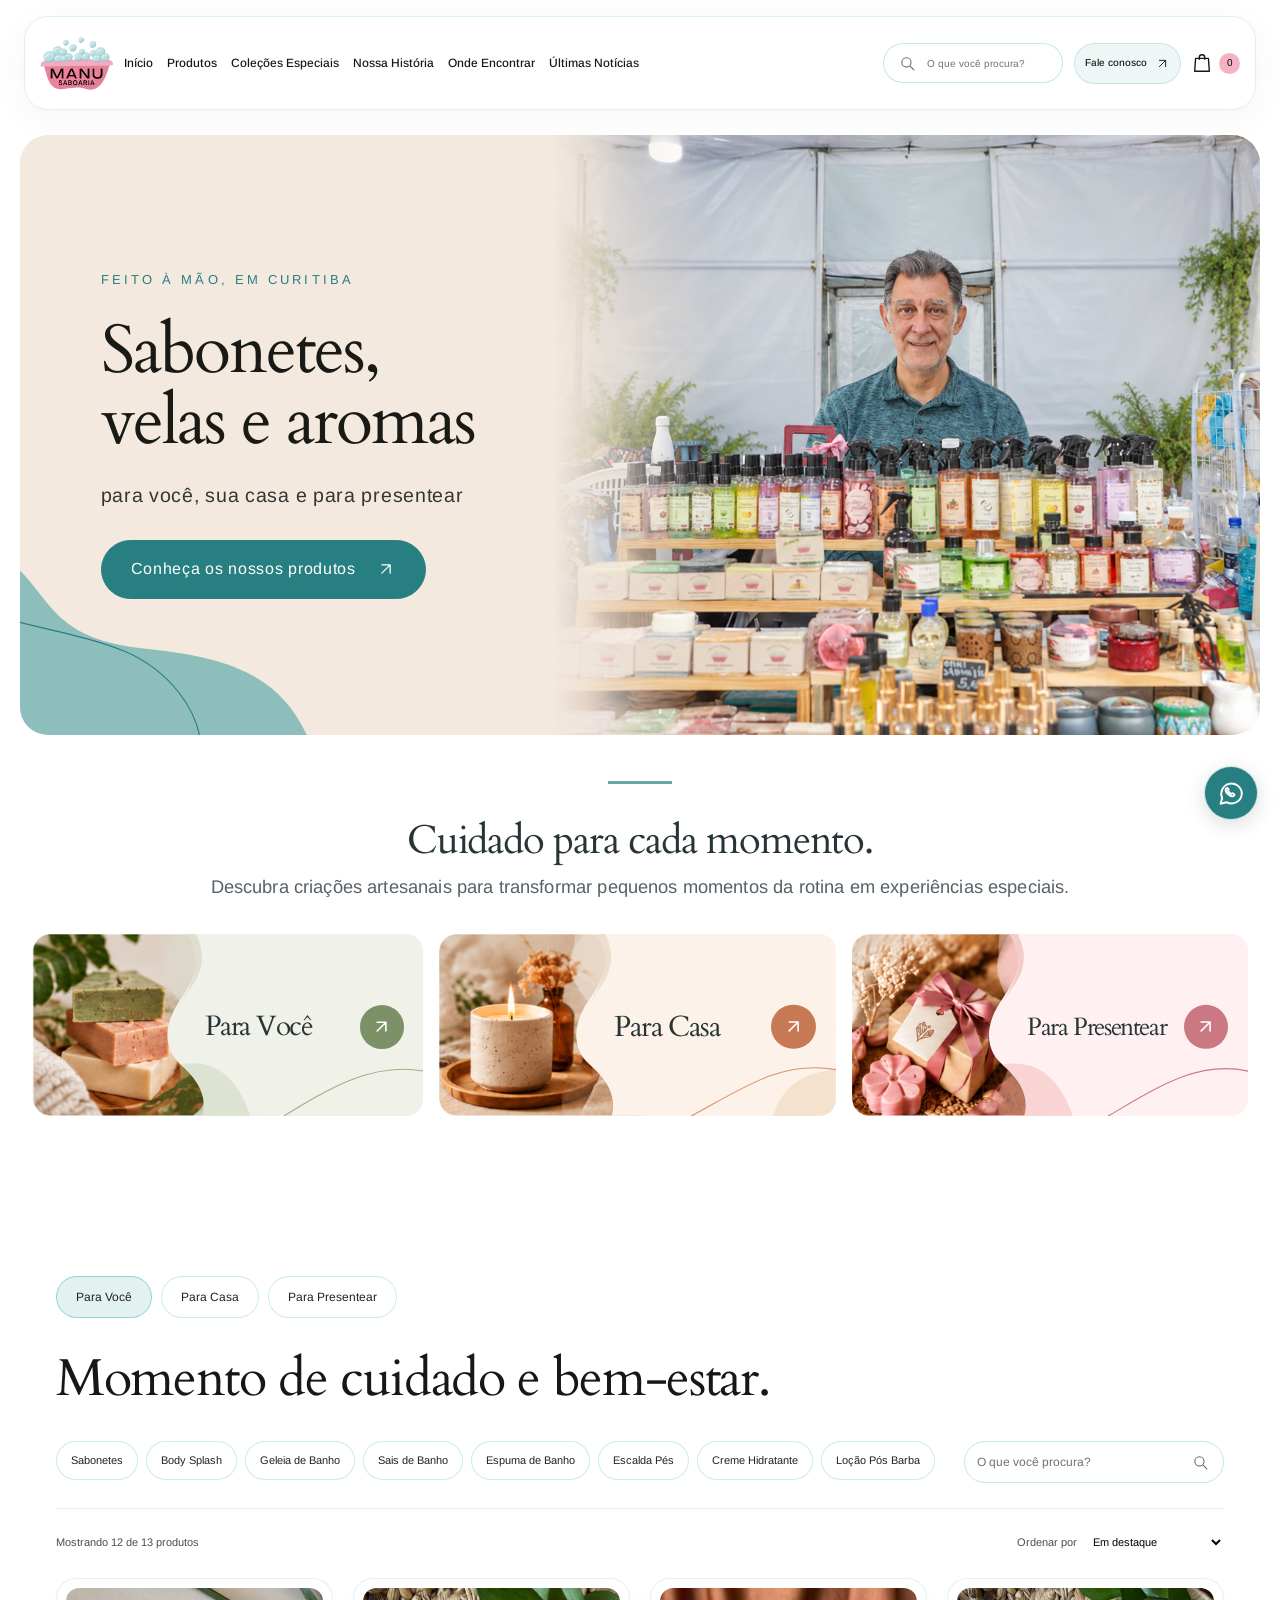
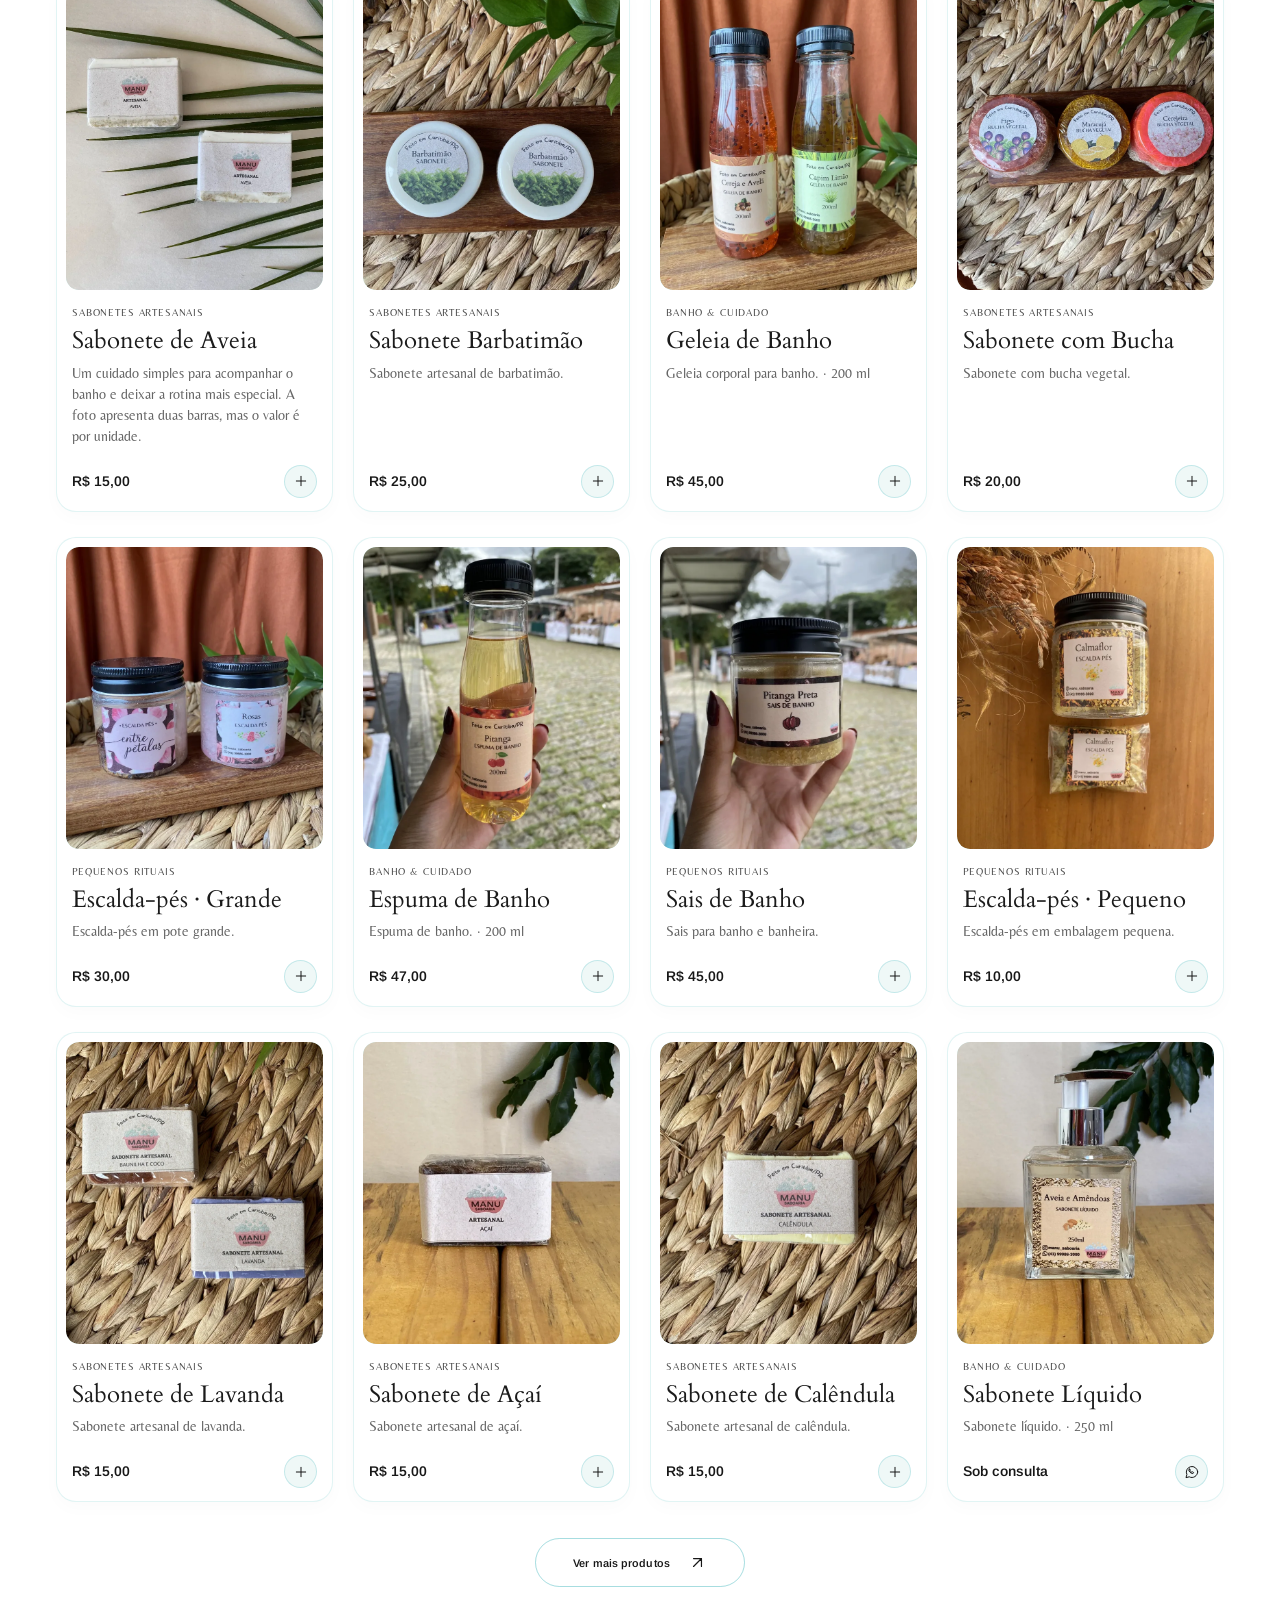
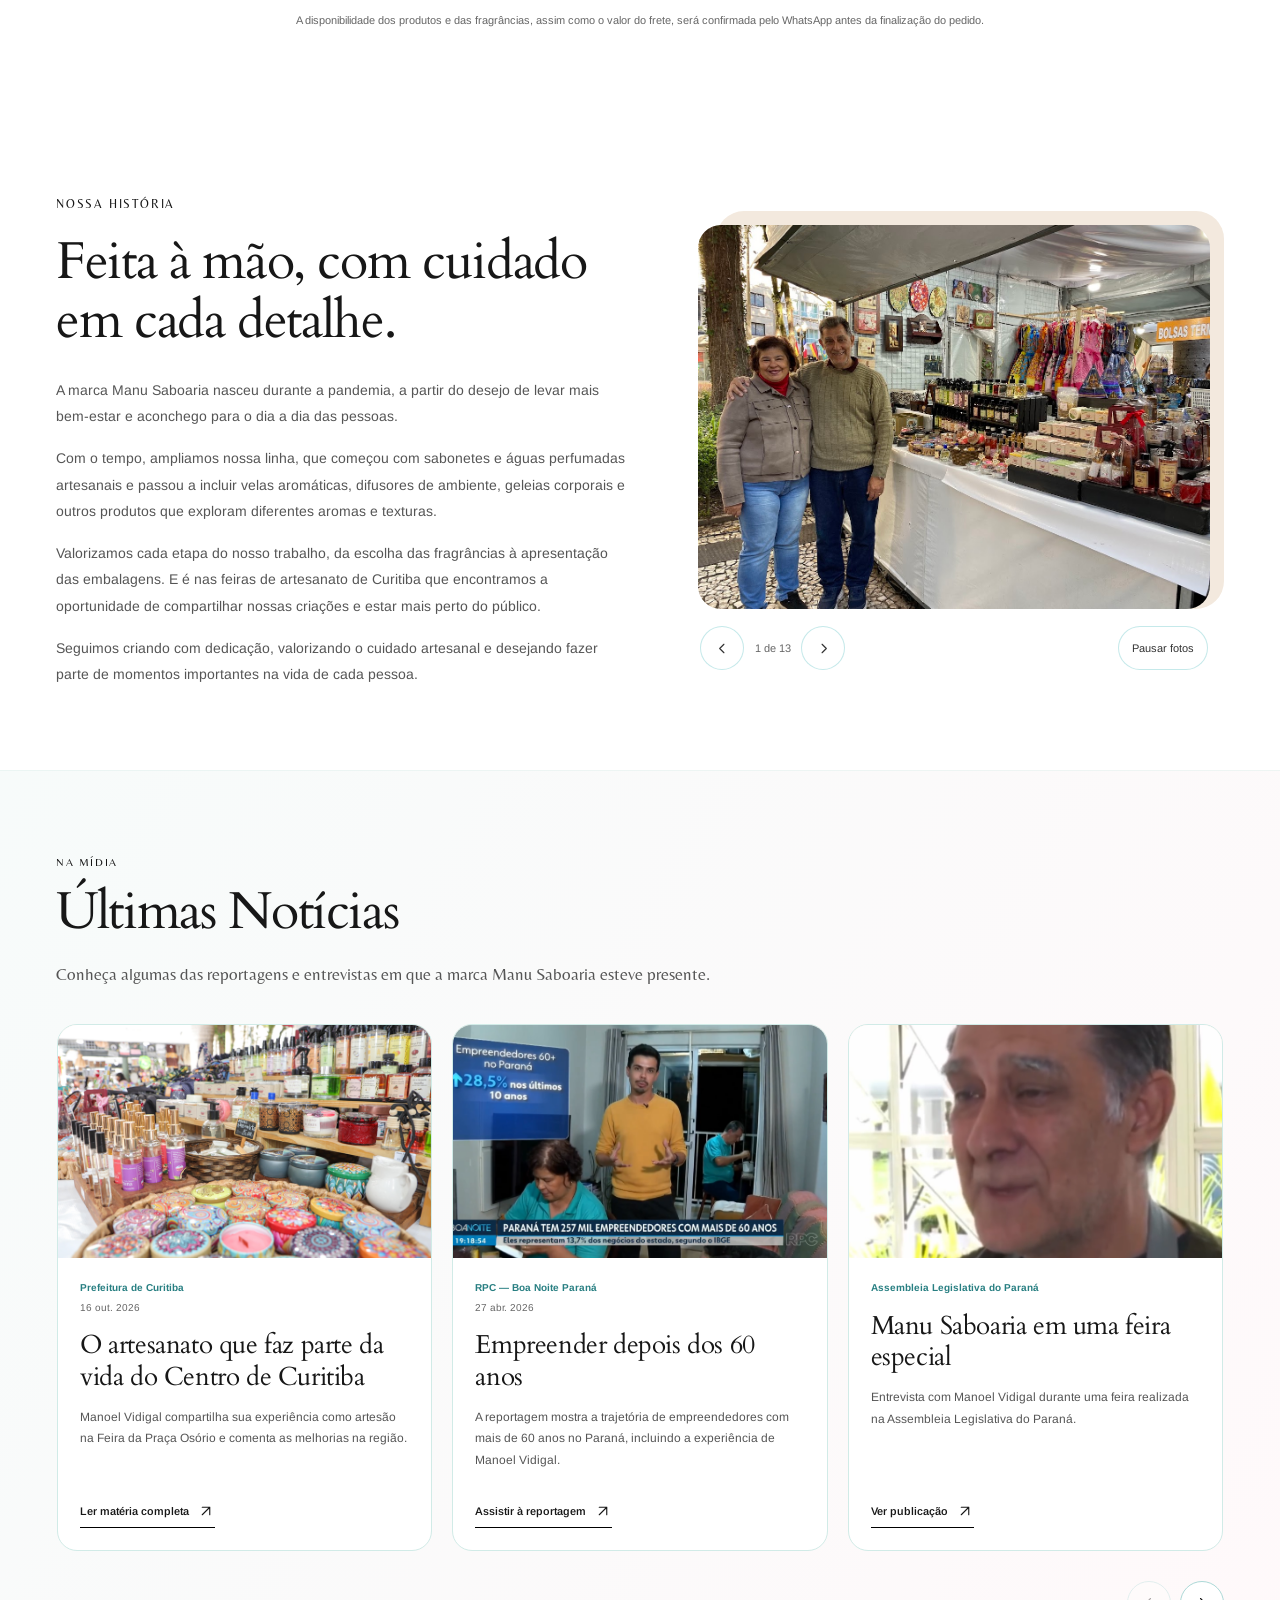
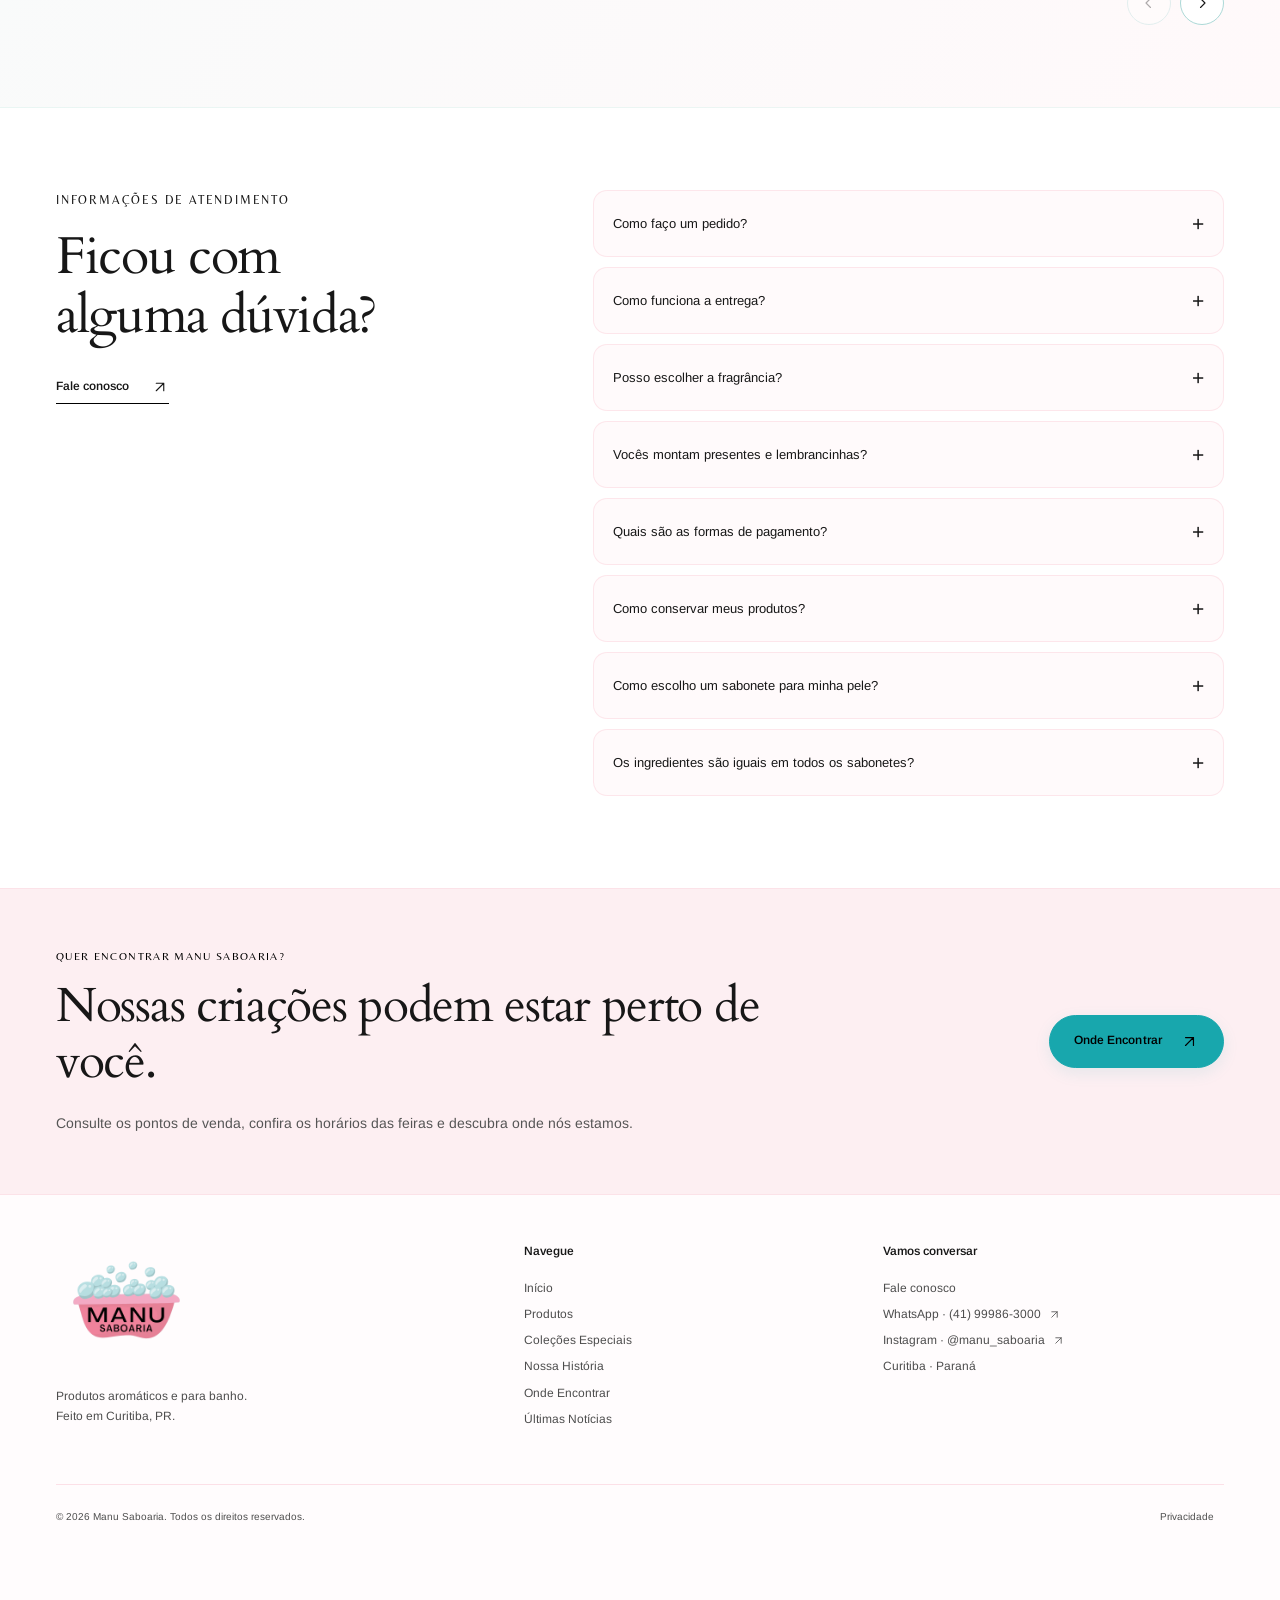
<file: index.html>
<!doctype html>
<html lang="pt-BR">
<head>
  <meta charset="utf-8">
  <meta name="viewport" content="width=device-width, initial-scale=1">
  <meta name="theme-color" content="#18A7AD">
  <title>Manu Saboaria · Produtos aromáticos e para banho</title>
  <meta name="description" content="Sabonetes artesanais, velas e aromas feitos em Curitiba. Explore o catálogo da marca Manu Saboaria, escolha seus favoritos e faça seu pedido pelo WhatsApp.">
  <meta property="og:type" content="website">
  <meta property="og:locale" content="pt_BR">
  <meta property="og:title" content="Manu Saboaria · Feito à mão com dedicação">
  <meta property="og:description" content="Sabonetes, velas e aromas feitos em Curitiba. Escolha um cuidado para você, para a casa ou para presentear.">
  <meta property="og:image" content="/assets/images/manu-banner.png?v=6bd360012848">
  <link rel="icon" href="assets/marca/logo-manu.png?v=fed4c7f93343" type="image/png">
  <link rel="preload" as="image" href="assets/images/manu-banner.png?v=6bd360012848">
  <link rel="stylesheet" href="assets/css/styles.css"><link rel="stylesheet" href="assets/css/marca.css"><link rel="stylesheet" href="assets/css/acolhimento.css"><link rel="stylesheet" href="assets/css/canva.css">
  <script src="assets/js/products.js" defer></script>
  <script src="assets/js/search-engine.js" defer></script>
  <script src="assets/js/app.js" defer></script>
  <link rel="stylesheet" href="assets/css/categorias.css"><link rel="stylesheet" href="assets/css/ajustes.css">
  <script src="assets/js/site-search.js" defer></script>
  <link rel="stylesheet" href="assets/css/search.css">
  <link rel="stylesheet" href="assets/css/historia.css">
  <script src="assets/js/historia-carousel.js" defer></script>
  <link rel="stylesheet" href="assets/css/ajustes2.css">
  <script src="assets/js/cards-carousel.js" defer></script>
</head>
<body class="home">
  <a class="skip-link" href="#colecao">Ir para o catálogo</a>
  <header class="header cozy-header">
    <div class="header-inner container">
      <a class="brand" href="#inicio" aria-label="Manu Saboaria, início"><img class="brand-official" src="assets/marca/logo-manu.png?v=fed4c7f93343" alt="Manu Saboaria" width="1080" height="1080"></a>
      <nav class="desktop-nav" aria-label="Navegação principal"><a href="#inicio">Início</a><a href="#colecao">Produtos</a><a href="eventos-especiais.html">Coleções Especiais</a><a href="#essencia">Nossa História</a><a href="como-nos-encontrar.html">Onde Encontrar</a><a href="#noticias">Últimas Notícias</a></nav>
      <form class="header-search header-search-desktop" data-site-search role="search" action="pesquisa.html" method="get"><button type="submit" aria-label="Buscar produtos"><svg viewBox="0 0 24 24" aria-hidden="true"><circle cx="10.5" cy="10.5" r="6.5"/><path d="m16 16 5 5"/></svg></button><label class="sr-only" for="header-search-desktop">Buscar produtos no catálogo</label><input id="header-search-desktop" name="q" type="search" placeholder="O que você procura?" autocomplete="off" maxlength="120"></form>
      <div class="header-actions"><a class="contact-link" href="https://wa.me/5541999863000" target="_blank" rel="noopener noreferrer">Fale conosco <svg class="site-arrow" viewBox="0 0 24 24" aria-hidden="true"><path d="M7 17 17 7M7 7h10v10"/></svg></a><button class="bag-button" id="open-cart" aria-label="Abrir sacola"><svg viewBox="0 0 24 24" aria-hidden="true"><path d="M5 7h14l1 14H4L5 7ZM9 8V6a3 3 0 0 1 6 0v2"/></svg><span id="cart-count" class="bag-count">0</span></button><button id="menu-toggle" class="menu-toggle" aria-label="Abrir menu" aria-expanded="false" aria-controls="mobile-nav"><svg viewBox="0 0 24 24" aria-hidden="true"><path d="M4 7h16M4 12h16M4 17h16"/></svg></button></div>
    </div>
    <nav id="mobile-nav" class="mobile-nav" aria-label="Navegação pelo celular" hidden><form class="header-search header-search-mobile" data-site-search role="search" action="pesquisa.html" method="get"><button type="submit" aria-label="Buscar produtos"><svg viewBox="0 0 24 24" aria-hidden="true"><circle cx="10.5" cy="10.5" r="6.5"/><path d="m16 16 5 5"/></svg></button><label class="sr-only" for="header-search-mobile">Buscar produtos no catálogo</label><input id="header-search-mobile" name="q" type="search" placeholder="O que você procura?" autocomplete="off" maxlength="120"></form><a href="#inicio">Início</a><a href="#colecao">Produtos</a><a href="eventos-especiais.html">Coleções Especiais</a><a href="#essencia">Nossa História</a><a href="como-nos-encontrar.html">Onde Encontrar</a><a href="#noticias">Últimas Notícias</a><a href="https://wa.me/5541999863000" target="_blank" rel="noopener noreferrer">Fale conosco</a><button id="open-cart-mobile">Minha sacola (<span id="cart-count-mobile">0</span>)</button></nav>
  </header>
  <main>
    <section class="canva-hero" id="inicio" aria-labelledby="hero-title">
      <svg class="canva-hero-art" viewBox="0 0 1500 660" preserveAspectRatio="none" aria-hidden="true" focusable="false">
        <path class="canva-blob-teal" d="M-80 445C52 468-3 552 152 565c114 10 164 36 195 95H-80Z"/>
        <path class="canva-line-bottom" d="M-70 519C77 558 139 553 192 613c20 23 29 47 28 75"/>
      </svg>
      <div class="canva-hero-copy">
        <p class="eyebrow">FEITO À MÃO, EM CURITIBA</p>
        <h1 id="hero-title"><span>Sabonetes,</span> <span>velas e aromas</span></h1>
        <p class="canva-hero-description">para você, sua casa e para presentear</p>
        <a class="button button-primary" href="#colecao">Conheça os nossos produtos <svg class="site-arrow" viewBox="0 0 24 24" aria-hidden="true"><path d="M7 17 17 7M7 7h10v10"/></svg></a>
      </div>
      <figure class="canva-hero-photo"><img src="assets/images/manu-banner.png?v=6bd360012848" alt="O Manu com seus sabonetes, velas e aromas artesanais, em uma banca cercada por plantas." width="1536" height="1024" fetchpriority="high"></figure>
    </section>
    <section class="category-choices" aria-labelledby="category-choices-title">
  <div class="category-choices__inner">
    <header class="category-choices__header">
      <h2 class="category-choices__title" id="category-choices-title">Cuidado para cada momento.</h2>
      <p class="category-choices__subtitle">Descubra criações artesanais para transformar pequenos momentos da rotina em experiências especiais.</p>
    </header>
    <div class="category-choices__grid">
      <a class="category-choice category-choice--voce" href="#colecao" data-category-link="voce" aria-label="Para Você: explorar os produtos para o seu cuidado">
        <svg class="category-choice__overlay" viewBox="0 0 540 248" preserveAspectRatio="none" aria-hidden="true"><path class="category-choice__panel" d="M215 0H540V248H235C243 220 227 197 205 178C181 157 183 126 198 100C216 70 243 44 215 0Z"/><path class="category-choice__wash-top" d="M215 0H226C239 26 237 48 220 72C212 83 205 95 199 107C216 71 243 43 215 0Z"/><path class="category-choice__wash-bottom" d="M205 178C250 170 282 192 301 248H235C243 220 227 197 205 178Z"/><path class="category-choice__line" d="M348 248C409 211 470 174 540 187"/></svg>
        <h3 class="category-choice__label">Para Você</h3>
        <span class="category-choice__arrow" aria-hidden="true"><svg class="site-arrow" viewBox="0 0 24 24" aria-hidden="true"><path d="M7 17 17 7M7 7h10v10"/></svg></span>
      </a>
      <a class="category-choice category-choice--casa" href="#colecao" data-category-link="casa" aria-label="Para Casa: explorar velas e aromas">
        <svg class="category-choice__overlay" viewBox="0 0 540 248" preserveAspectRatio="none" aria-hidden="true"><path class="category-choice__panel" d="M215 0H540V248H235C243 220 227 197 205 178C181 157 183 126 198 100C216 70 243 44 215 0Z"/><path class="category-choice__wash-top" d="M215 0H226C239 26 237 48 220 72C212 83 205 95 199 107C216 71 243 43 215 0Z"/><path class="category-choice__wash-bottom" d="M540 185V248H455C466 209 495 188 540 185Z"/><path class="category-choice__line" d="M344 248C413 211 465 172 540 185"/></svg>
        <h3 class="category-choice__label">Para Casa</h3>
        <span class="category-choice__arrow" aria-hidden="true"><svg class="site-arrow" viewBox="0 0 24 24" aria-hidden="true"><path d="M7 17 17 7M7 7h10v10"/></svg></span>
      </a>
      <a class="category-choice category-choice--presentes" href="#colecao" data-category-link="presentes" aria-label="Para Presentear: explorar os presentes do Manu">
        <svg class="category-choice__overlay" viewBox="0 0 540 248" preserveAspectRatio="none" aria-hidden="true"><path class="category-choice__panel" d="M215 0H540V248H235C243 220 227 197 205 178C181 157 183 126 198 100C216 70 243 44 215 0Z"/><path class="category-choice__wash-top" d="M215 0H226C239 26 237 48 220 72C212 83 205 95 199 107C216 71 243 43 215 0Z"/><path class="category-choice__wash-bottom" d="M205 178C251 170 284 196 301 248H235C243 220 227 197 205 178Z"/><path class="category-choice__line" d="M350 248C418 208 473 172 540 187"/></svg>
        <h3 class="category-choice__label">Para Presentear</h3>
        <span class="category-choice__arrow" aria-hidden="true"><svg class="site-arrow" viewBox="0 0 24 24" aria-hidden="true"><path d="M7 17 17 7M7 7h10v10"/></svg></span>
      </a>
    </div>
  </div>
</section>
    <section class="collection container section-space" id="colecao" aria-labelledby="collection-title">
      <div class="catalog-groups" role="group" aria-label="Escolher produtos para você, para a casa ou para presentear"><button data-filter="voce" class="active" aria-pressed="true">Para Você</button><button data-filter="casa" aria-pressed="false">Para Casa</button><button data-filter="presentes" aria-pressed="false">Para Presentear</button></div>
      <div class="section-heading catalog-heading"><div><h2 id="collection-title">Momento de cuidado e bem-estar.</h2><p id="catalog-intro" hidden></p></div></div>
      <div class="catalog-toolbar"><div class="category-tabs" id="catalog-type-filters" role="group" aria-label="Filtrar os tipos de produtos"></div><form class="header-search catalog-search-form" data-site-search role="search" action="pesquisa.html" method="get"><label class="sr-only" for="catalog-search">Buscar produtos</label><input id="catalog-search" name="q" type="search" placeholder="O que você procura?" autocomplete="off" maxlength="120"><button type="submit" aria-label="Pesquisar produtos"><svg viewBox="0 0 24 24" aria-hidden="true"><circle cx="10.5" cy="10.5" r="6.5"/><path d="m16 16 5 5"/></svg></button></form></div>
      <div class="catalog-meta"><p id="catalog-count" aria-live="polite"></p><label>Ordenar por <select id="catalog-sort"><option value="featured">Em destaque</option><option value="price-low">Menor preço</option><option value="price-high">Maior preço</option><option value="name">Nome do produto (A-Z)</option></select></label></div>
      <div id="product-grid" class="product-grid"></div><div id="no-results" class="no-results" hidden><span aria-hidden="true">✿</span><h3>Vamos tentar outro aroma?</h3><p>Nenhum produto encontrado. Experimente outra busca ou categoria.</p></div><div class="load-more-wrap"><button id="load-more" class="button button-outline">Ver mais produtos <svg class="site-arrow" viewBox="0 0 24 24" aria-hidden="true"><path d="M7 17 17 7M7 7h10v10"/></svg></button></div><noscript><p>Ative o JavaScript para explorar o catálogo e a sacola. Você também pode <a href="https://wa.me/5541999863000">pedir o catálogo pelo WhatsApp</a>.</p></noscript>
      <p class="catalog-note">A disponibilidade dos produtos e das fragrâncias, assim como o valor do frete, será confirmada pelo WhatsApp antes da finalização do pedido.</p>
    </section>
    <section class="essence container section-space" id="essencia" aria-labelledby="essence-title"><div class="essence-copy"><p class="eyebrow">NOSSA HISTÓRIA</p><h2 id="essence-title">Feita à mão, com cuidado em cada detalhe.</h2><p>A marca Manu Saboaria nasceu durante a pandemia, a partir do desejo de levar mais bem-estar e aconchego para o dia a dia das pessoas.</p><p>Com o tempo, ampliamos nossa linha, que começou com sabonetes e águas perfumadas artesanais e passou a incluir velas aromáticas, difusores de ambiente, geleias corporais e outros produtos que exploram diferentes aromas e texturas.</p><p>Valorizamos cada etapa do nosso trabalho, da escolha das fragrâncias à apresentação das embalagens. E é nas feiras de artesanato de Curitiba que encontramos a oportunidade de compartilhar nossas criações e estar mais perto do público.</p><p>Seguimos criando com dedicação, valorizando o cuidado artesanal e desejando fazer parte de momentos importantes na vida de cada pessoa.</p></div><div class="essence-image story-carousel" data-story-carousel role="region" aria-roledescription="carrossel" aria-label="Fotos de Nossa História">
      <div class="story-slides"><figure class="story-slide is-active" role="group" aria-roledescription="slide" aria-label="Foto 1 de 13" aria-hidden="false"><img src="assets/images/nossa-historia/foto-03.jpg" alt="Casal em frente à banca da Manu Saboaria, com os produtos expostos na feira." width="1159" height="869" loading="lazy" decoding="async"></figure><figure class="story-slide" role="group" aria-roledescription="slide" aria-label="Foto 2 de 13" aria-hidden="true"><img src="assets/images/nossa-historia/foto-01.jpg" alt="Artesã ao lado da banca da Manu Saboaria, em uma feira de artesanato." width="651" height="869" loading="lazy" decoding="async"></figure><figure class="story-slide" role="group" aria-roledescription="slide" aria-label="Foto 3 de 13" aria-hidden="true"><img src="assets/images/nossa-historia/foto-02.jpg" alt="Preparação artesanal de sabonetes, com produtos coloridos organizados sobre a mesa." width="1545" height="869" loading="lazy" decoding="async"></figure><figure class="story-slide" role="group" aria-roledescription="slide" aria-label="Foto 4 de 13" aria-hidden="true"><img src="assets/images/nossa-historia/foto-04.jpg" alt="Conversa durante uma gravação sobre o trabalho artesanal." width="651" height="869" loading="lazy" decoding="async"></figure><figure class="story-slide" role="group" aria-roledescription="slide" aria-label="Foto 5 de 13" aria-hidden="true"><img src="assets/images/nossa-historia/foto-05.jpg" alt="Registro da família com uma equipe de gravação e os produtos da marca." width="651" height="869" loading="lazy" decoding="async"></figure><figure class="story-slide" role="group" aria-roledescription="slide" aria-label="Foto 6 de 13" aria-hidden="true"><img src="assets/images/nossa-historia/foto-06.jpg" alt="Bastidores de uma entrevista, com câmera e microfone." width="651" height="869" loading="lazy" decoding="async"></figure><figure class="story-slide" role="group" aria-roledescription="slide" aria-label="Foto 7 de 13" aria-hidden="true"><img src="assets/images/nossa-historia/foto-07.jpg" alt="Encontro com uma equipe de reportagem, ao lado das criações artesanais." width="651" height="869" loading="lazy" decoding="async"></figure><figure class="story-slide" role="group" aria-roledescription="slide" aria-label="Foto 8 de 13" aria-hidden="true"><img src="assets/images/nossa-historia/foto-08.jpg" alt="Casal em uma feira de Natal iluminada." width="651" height="869" loading="lazy" decoding="async"></figure><figure class="story-slide" role="group" aria-roledescription="slide" aria-label="Foto 9 de 13" aria-hidden="true"><img src="assets/images/nossa-historia/foto-09.png" alt="Artesão apresentando uma criação em uma feira de Natal." width="800" height="533" loading="lazy" decoding="async"></figure><figure class="story-slide" role="group" aria-roledescription="slide" aria-label="Foto 10 de 13" aria-hidden="true"><img src="assets/images/nossa-historia/foto-10.jpg" alt="Atendimento na banca da Manu Saboaria durante uma feira." width="651" height="869" loading="lazy" decoding="async"></figure><figure class="story-slide" role="group" aria-roledescription="slide" aria-label="Foto 11 de 13" aria-hidden="true"><img src="assets/images/nossa-historia/foto-11.jpg" alt="Participação da Manu Saboaria em um evento, com a marca e seus produtos." width="651" height="869" loading="lazy" decoding="async"></figure><figure class="story-slide" role="group" aria-roledescription="slide" aria-label="Foto 12 de 13" aria-hidden="true"><img src="assets/images/nossa-historia/foto-12.jpg" alt="Banca da Manu Saboaria ao ar livre, com os produtos organizados para receber visitantes." width="651" height="869" loading="lazy" decoding="async"></figure><figure class="story-slide" role="group" aria-roledescription="slide" aria-label="Foto 13 de 13" aria-hidden="true"><img src="assets/images/nossa-historia/foto-13.jpg" alt="Visitantes no espaço da Manu Saboaria durante uma feira." width="651" height="869" loading="lazy" decoding="async"></figure></div>
      <div class="story-controls" data-story-controls hidden>
        <div class="story-navigation"><button type="button" data-story-prev aria-label="Foto anterior"><svg viewBox="0 0 24 24" aria-hidden="true"><path d="m14 6-6 6 6 6"/></svg></button><span class="story-count" data-story-count aria-live="off">1 de 13</span><button type="button" data-story-next aria-label="Próxima foto"><svg viewBox="0 0 24 24" aria-hidden="true"><path d="m10 6 6 6-6 6"/></svg></button></div>
        <button type="button" class="story-toggle" data-story-toggle aria-pressed="false"><span data-story-toggle-label>Pausar fotos</span></button>
      </div>
      <p class="sr-only" data-story-status role="status" aria-atomic="true"></p>
    </div></section>
    <section class="news-section section-space" id="noticias" aria-labelledby="news-title"><div class="container"><div class="section-heading"><div><p class="eyebrow">NA MÍDIA</p><h2 id="news-title">Últimas Notícias</h2><p>Conheça algumas das reportagens e entrevistas em que a marca Manu Saboaria esteve presente.</p></div></div><div data-card-carousel role="region" aria-roledescription="carrossel" aria-label="Reportagens e entrevistas"><div class="cards-track news-track" data-carousel-track id="news-cards" tabindex="0"><article class="news-card"><div class="news-cover"><img src="assets/images/noticias/prefeitura-curitiba.png" alt="Produtos artesanais da marca Manu Saboaria expostos na feira." width="800" height="533" loading="lazy"></div><div class="news-card-copy"><p class="news-meta"><span>Prefeitura de Curitiba</span><time datetime="2026-10-16">16 out. 2026</time></p><h3>O artesanato que faz parte da vida do Centro de Curitiba</h3><p>Manoel Vidigal compartilha sua experiência como artesão na Feira da Praça Osório e comenta as melhorias na região.</p><a class="text-link" href="https://www.curitiba.pr.gov.br/noticias/curitiba-de-volta-ao-centro-traz-mais-seguranca-intervencoes-urbanas-limpeza-e-lazer-populacao-aprova-melhorias/85465" target="_blank" rel="noopener noreferrer">Ler matéria completa <svg class="site-arrow" viewBox="0 0 24 24" aria-hidden="true"><path d="M7 17 17 7M7 7h10v10"/></svg></a></div></article><article class="news-card"><div class="news-cover"><img src="assets/images/noticias/rpc.png" alt="Cena da reportagem da RPC sobre empreendedores com mais de 60 anos." width="1797" height="1065" loading="lazy"></div><div class="news-card-copy"><p class="news-meta"><span>RPC — Boa Noite Paraná</span><time datetime="2026-04-27">27 abr. 2026</time></p><h3>Empreender depois dos 60 anos</h3><p>A reportagem mostra a trajetória de empreendedores com mais de 60 anos no Paraná, incluindo a experiência de Manoel Vidigal.</p><a class="text-link" href="https://g1.globo.com/pr/parana/videos-boa-noite-parana/video/parana-tem-257-mil-empreendedores-com-mais-de-60-anos-14566334.ghtml" target="_blank" rel="noopener noreferrer">Assistir à reportagem <svg class="site-arrow" viewBox="0 0 24 24" aria-hidden="true"><path d="M7 17 17 7M7 7h10v10"/></svg></a></div></article><article class="news-card"><div class="news-cover"><img src="assets/images/noticias/assembleia.png" alt="Entrevista com o Manu em uma feira na Assembleia Legislativa do Paraná." width="442" height="686" loading="lazy"></div><div class="news-card-copy"><p class="news-meta"><span>Assembleia Legislativa do Paraná</span></p><h3>Manu Saboaria em uma feira especial</h3><p>Entrevista com Manoel Vidigal durante uma feira realizada na Assembleia Legislativa do Paraná.</p><a class="text-link" href="https://www.instagram.com/p/DXzBniQRiPd/" target="_blank" rel="noopener noreferrer">Ver publicação <svg class="site-arrow" viewBox="0 0 24 24" aria-hidden="true"><path d="M7 17 17 7M7 7h10v10"/></svg></a></div></article><article class="news-card"><div class="news-cover"><img src="assets/images/noticias/ric-tv.png" alt="Bastidores de uma reportagem sobre a produção artesanal da marca Manu Saboaria." width="651" height="869" loading="lazy"></div><div class="news-card-copy"><p class="news-meta"><span>RIC TV</span><time datetime="2026-03">mar. 2026</time></p><h3>Uma coleção de Páscoa para conhecer</h3><p>Manu Saboaria apresenta coleção especial de Páscoa.</p><a class="text-link" href="https://www.instagram.com/p/DYiPqaViUo0/?img_index=1" target="_blank" rel="noopener noreferrer">Ver publicação <svg class="site-arrow" viewBox="0 0 24 24" aria-hidden="true"><path d="M7 17 17 7M7 7h10v10"/></svg></a></div></article></div><div class="cards-controls" data-carousel-controls hidden><button type="button" data-carousel-prev aria-controls="news-cards" aria-label="Notícias anteriores"><svg viewBox="0 0 24 24" aria-hidden="true"><path d="m14 6-6 6 6 6"/></svg></button><button type="button" data-carousel-next aria-controls="news-cards" aria-label="Próximas notícias"><svg viewBox="0 0 24 24" aria-hidden="true"><path d="m10 6 6 6-6 6"/></svg></button></div></div></div></section>
    <section class="faq container section-space" id="duvidas" aria-labelledby="faq-title"><div><p class="eyebrow">INFORMAÇÕES DE ATENDIMENTO</p><h2 id="faq-title">Ficou com <br>alguma dúvida?</h2><a class="text-link" href="https://wa.me/5541999863000" target="_blank" rel="noopener noreferrer">Fale conosco <svg class="site-arrow" viewBox="0 0 24 24" aria-hidden="true"><path d="M7 17 17 7M7 7h10v10"/></svg></a></div><div class="faq-list"><details><summary>Como faço um pedido?<span aria-hidden="true">+</span></summary><p>Escolha os produtos, adicione-os à sacola e clique em “Enviar pedido pelo WhatsApp”. A mensagem será preparada com os itens, as quantidades, os valores e as observações do pedido. Pelo WhatsApp, nós confirmamos a disponibilidade, os aromas, o frete e as formas de pagamento antes de concluir o atendimento.</p></details><details><summary>Como funciona a entrega?<span aria-hidden="true">+</span></summary><p>Nossa marca é de Curitiba (PR). Consulte pelo WhatsApp as opções de entrega ou retirada, o valor do frete e o prazo para seu endereço antes de confirmar o pedido.</p></details><details><summary>Posso escolher a fragrância?<span aria-hidden="true">+</span></summary><p>Sim! As fotos apresentam algumas opções da coleção. Informe sua preferência no campo de observações da sacola, e nós confirmaremos a disponibilidade e ajudaremos você a escolher.</p></details><details><summary>Vocês montam presentes e lembrancinhas?<span aria-hidden="true">+</span></summary><p>Sim! Você pode combinar produtos, escolher a apresentação e informar a quantidade desejada. Os valores e prazos são definidos de acordo com a composição escolhida. Entre em contato pelo WhatsApp para conversarmos sobre as opções.</p></details><details><summary>Quais são as formas de pagamento?<span aria-hidden="true">+</span></summary><p>As formas de pagamento são informadas durante o atendimento pelo WhatsApp, antes da confirmação do pedido. Não é necessário cadastrar dados de pagamento neste site.</p></details><details><summary>Como conservar meus produtos?<span aria-hidden="true">+</span></summary><p>Para preservar a qualidade e as características dos produtos, mantenha-os em local fresco, seco e arejado, protegido da luz solar direta e de fontes de calor.</p><p>No caso dos sabonetes, utilize uma saboneteira que permita o escoamento da água e mantenha-os secos entre os usos. Já as velas devem ser utilizadas sob supervisão, longe de tecidos e outros materiais inflamáveis, crianças e animais. Apague-as antes de sair do ambiente.</p></details><details><summary>Como escolho um sabonete para minha pele?<span aria-hidden="true">+</span></summary><p>Comece consultando a composição e as instruções de uso do produto. Se você tem pele sensível, alergias ou alguma condição dermatológica, procure orientação profissional antes de escolher.</p></details><details><summary>Os ingredientes são iguais em todos os sabonetes?<span aria-hidden="true">+</span></summary><p>Não. Cada versão tem sua própria composição. Consulte as informações do produto escolhido para conhecer os ingredientes e as orientações de uso.</p></details></div></section>
    <section class="contact-banner visit-banner"><div class="container"><div><p class="eyebrow">QUER ENCONTRAR MANU SABOARIA?</p><h2>Nossas criações podem estar perto de você.</h2><p class="visit-description">Consulte os pontos de venda, confira os horários das feiras e descubra onde nós estamos.</p></div><a class="button button-primary" href="como-nos-encontrar.html">Onde Encontrar <svg class="site-arrow" viewBox="0 0 24 24" aria-hidden="true"><path d="M7 17 17 7M7 7h10v10"/></svg></a></div></section>
  </main>
  <footer class="footer"><div class="container footer-top"><div><a class="brand" href="index.html#inicio"><img class="brand-official" src="assets/marca/logo-manu.png?v=fed4c7f93343" alt="Manu Saboaria" width="1080" height="1080"></a><p>Produtos aromáticos e para banho.<br>Feito em Curitiba, PR.</p></div><div><h3>Navegue</h3><a href="#inicio">Início</a><a href="#colecao">Produtos</a><a href="eventos-especiais.html">Coleções Especiais</a><a href="#essencia">Nossa História</a><a href="como-nos-encontrar.html">Onde Encontrar</a><a href="#noticias">Últimas Notícias</a></div><div><h3>Vamos conversar</h3><a href="https://wa.me/5541999863000" target="_blank" rel="noopener noreferrer">Fale conosco</a><a href="https://wa.me/5541999863000" target="_blank" rel="noopener noreferrer">WhatsApp · (41) 99986-3000 <svg class="site-arrow" viewBox="0 0 24 24" aria-hidden="true"><path d="M7 17 17 7M7 7h10v10"/></svg></a><a href="https://www.instagram.com/manu_saboaria/" target="_blank" rel="noopener noreferrer">Instagram · @manu_saboaria <svg class="site-arrow" viewBox="0 0 24 24" aria-hidden="true"><path d="M7 17 17 7M7 7h10v10"/></svg></a><span>Curitiba · Paraná</span></div></div><div class="container footer-bottom"><span>© <span id="current-year">2026</span> Manu Saboaria. Todos os direitos reservados.</span><button class="privacy-trigger" onclick="document.getElementById('privacy-dialog').showModal()">Privacidade</button></div></footer>
  <dialog id="product-dialog" class="product-dialog" aria-label="Detalhes do produto"><button class="dialog-close" id="close-product" aria-label="Fechar detalhes">×</button><div id="product-content"></div></dialog>
  <dialog id="cart-dialog" class="cart-dialog" aria-labelledby="cart-title"><div class="cart-shell"><div class="cart-header"><div><p class="eyebrow">SEUS PRODUTOS</p><h2 id="cart-title">Sua sacola.</h2></div><button id="close-cart" class="dialog-close" aria-label="Fechar sacola">×</button></div><div id="cart-empty" class="cart-empty"><svg class="cart-empty-illustration" viewBox="0 0 64 64" aria-hidden="true" focusable="false"><path d="M17 21h30l4 33H13l4-33Z"/><path d="M24 25V15a8 8 0 0 1 16 0v10"/></svg><h3>Que tal escolher algo especial?</h3><p>Escolha seus produtos e monte seu pedido.</p><button class="button button-primary" onclick="document.getElementById('cart-dialog').close();location.hash='colecao'">Ver produtos</button></div><div id="cart-filled" hidden><div id="cart-items"></div><div class="cart-notes"><label for="cart-notes">Observações do pedido</label><textarea id="cart-notes" rows="3" maxlength="600" placeholder="Aroma desejado, embalagem ou informação sobre o pedido…"></textarea></div><div class="cart-summary"><span>Subtotal dos produtos</span><strong id="cart-subtotal">R$ 0,00</strong></div><p class="cart-disclaimer">Frete à parte. Aromas, disponibilidade e pagamento confirmados com o Manu no WhatsApp.</p><a id="checkout" class="button button-primary checkout" href="https://wa.me/5541999863000" target="_blank" rel="noopener noreferrer">Enviar pedido pelo WhatsApp <svg class="site-arrow" viewBox="0 0 24 24" aria-hidden="true"><path d="M7 17 17 7M7 7h10v10"/></svg></a><button id="clear-cart" class="clear-cart">Esvaziar sacola</button></div></div></dialog>
  <dialog id="privacy-dialog" class="privacy-dialog" aria-labelledby="privacy-title"><button class="dialog-close" onclick="this.closest('dialog').close()" aria-label="Fechar privacidade">×</button><p class="eyebrow">TRANSPARÊNCIA E CUIDADO</p><h2 id="privacy-title">Sua privacidade.</h2><p>Este catálogo salva a sua sacola e as observações apenas no navegador deste dispositivo, para você continuar de onde parou. Você pode remover esses dados esvaziando a sacola ou limpando os dados do site no navegador.</p><p>O site não possui formulário de cadastro, cookies de publicidade ou rastreamento. Ao escolher enviar o pedido, você abre o WhatsApp com uma mensagem preparada e decide se deseja enviá-la. A partir daí, os dados da conversa são tratados pelas plataformas e pelo Manu para atender ao seu pedido.</p><p>Links para WhatsApp e Instagram levam a serviços externos, com suas próprias políticas. Para assuntos de privacidade e atendimento, fale com o Manu pelo <a href="https://wa.me/5541999863000" target="_blank" rel="noopener noreferrer">WhatsApp</a>.</p></dialog>
  <div id="toast" class="toast" role="status" aria-live="polite"></div>
<a class="whatsapp-float" href="https://wa.me/5541999863000" target="_blank" rel="noopener noreferrer" aria-label="Fale conosco pelo WhatsApp" title="WhatsApp"><svg viewBox="0 0 24 24" aria-hidden="true"><path d="M20.5 11.7a8.5 8.5 0 0 1-12.6 7.5L3 20.5l1.3-4.7a8.5 8.5 0 1 1 16.2-4.1Z"/><path d="M8.4 7.6c.4-.3.9.6 1.2 1.1.2.4-.3.8-.5 1 .5 1.2 1.3 2 2.6 2.7.3-.2.7-.8 1-.7.5.2 1.6.7 1.7 1.1.1.5-.5 1.4-1.1 1.5-2.6.5-6.8-3.6-6.1-5.8.1-.4.6-.8 1.2-.9Z"/></svg></a>
</body>
</html>
</file>
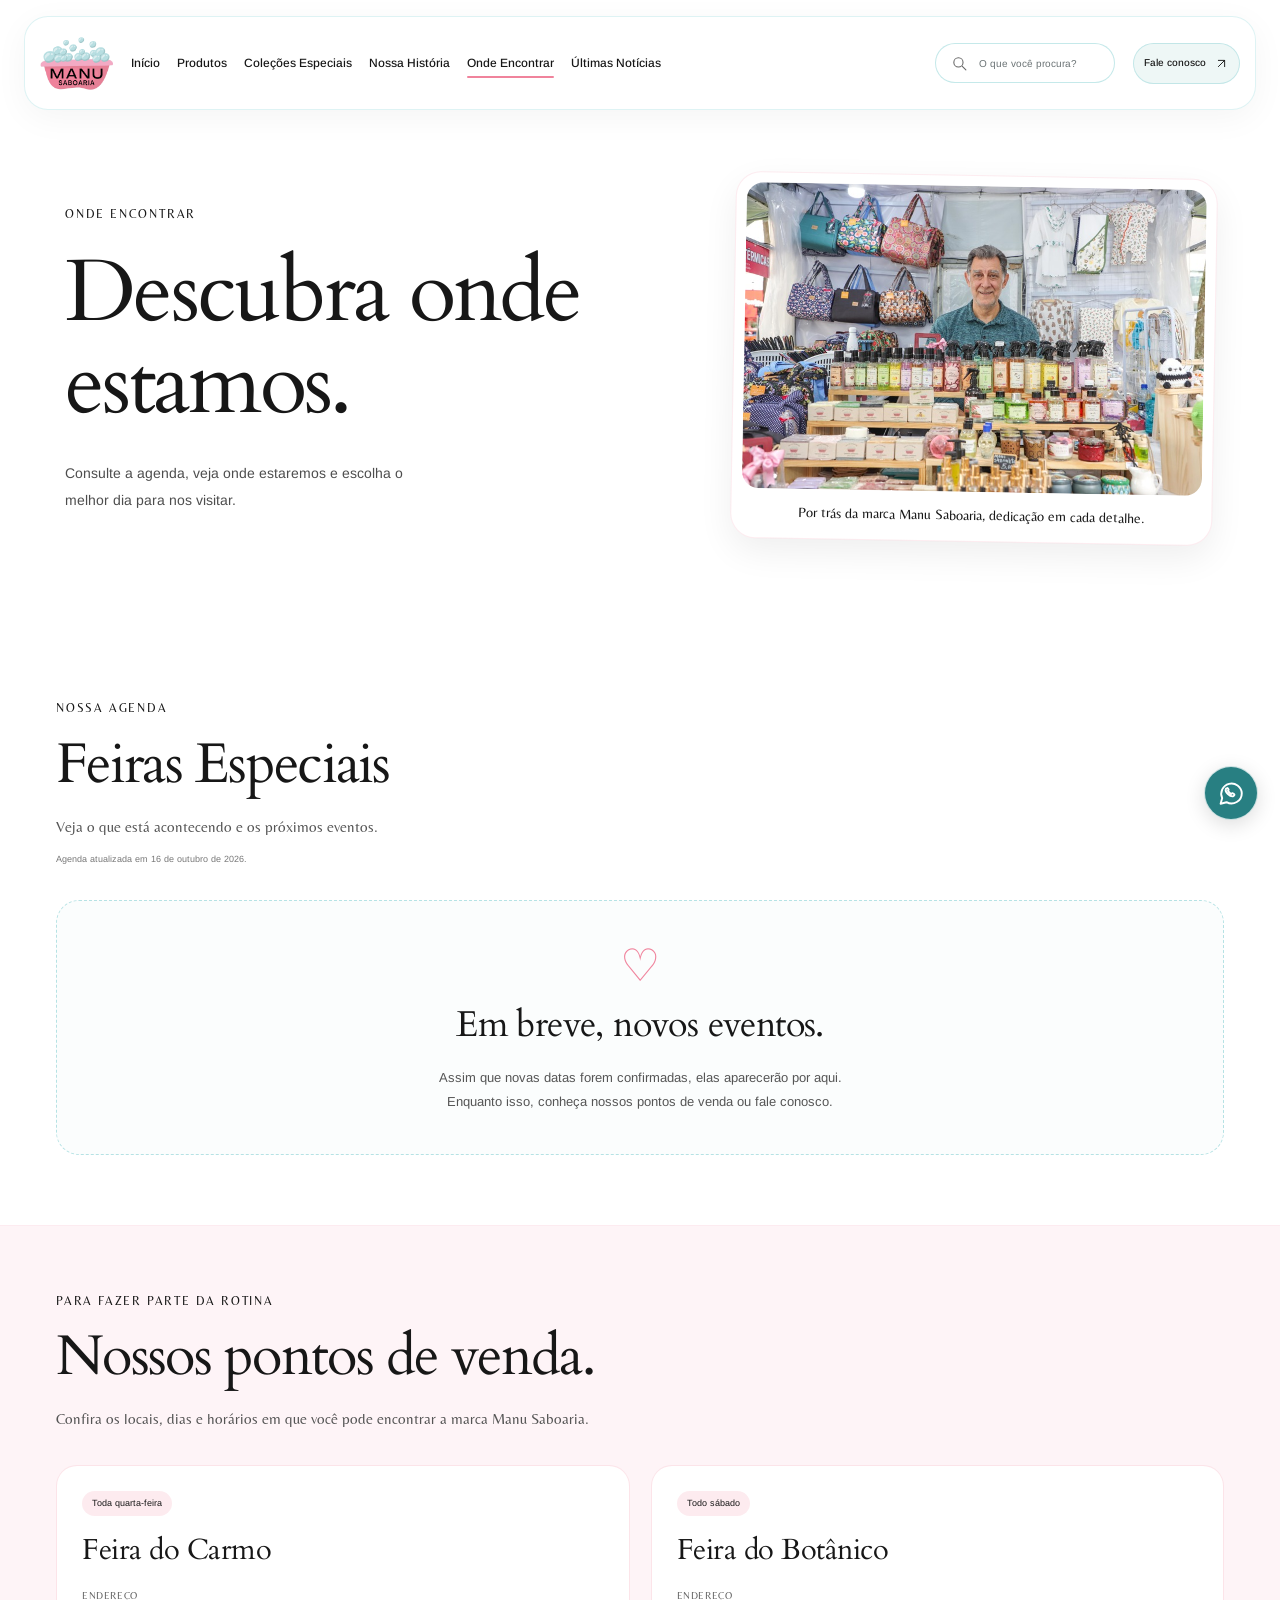
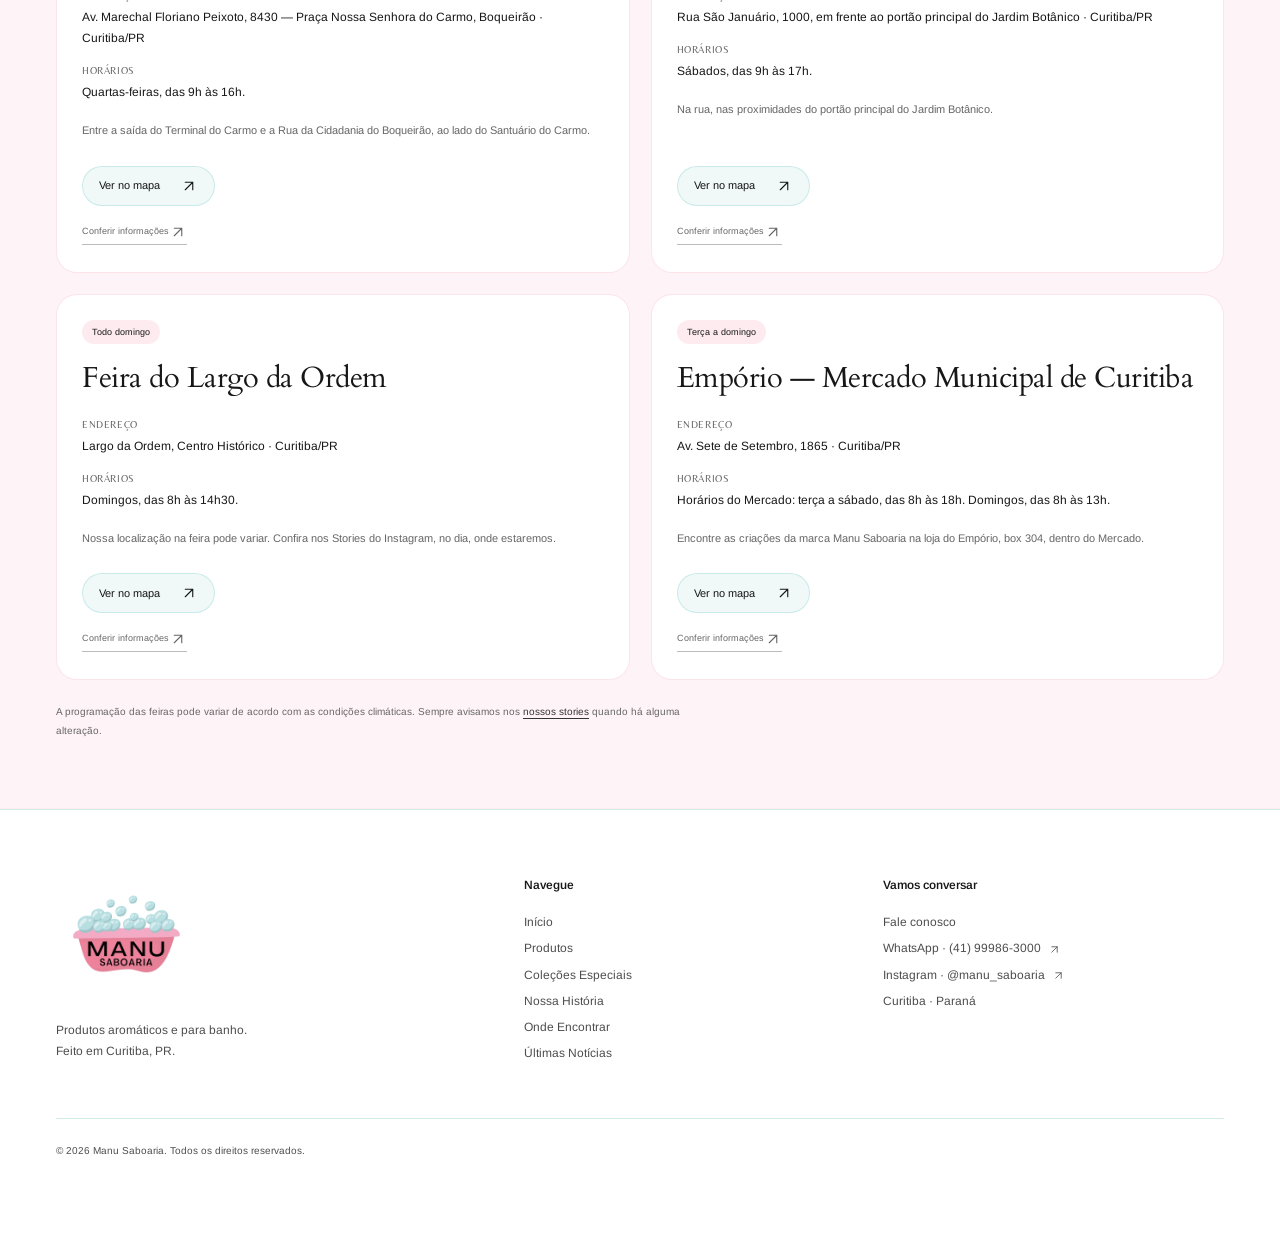
<file: como-nos-encontrar.html>
<!doctype html>
<html lang="pt-BR">
<head>
  <meta charset="utf-8">
  <meta name="viewport" content="width=device-width, initial-scale=1">
  <meta name="theme-color" content="#18A7AD">
  <title>Onde encontrar · Manu Saboaria</title>
  <meta name="description" content="Veja onde encontrar os produtos da marca Manu Saboaria e acompanhe as próximas feiras e encontros especiais. Endereços, horários e caminhos para chegar.">
  <link rel="icon" href="assets/marca/logo-manu.png?v=fed4c7f93343" type="image/png">
  <link rel="preload" as="image" href="assets/images/manu-na-feira.png">
  <link rel="stylesheet" href="assets/css/styles.css">
  <link rel="stylesheet" href="assets/css/marca.css">
  <link rel="stylesheet" href="assets/css/acolhimento.css">
  <link rel="stylesheet" href="assets/css/locais.css">
  <script src="assets/agenda/agenda.js" defer></script>
  <script src="assets/js/locais.js" defer></script>
  <link rel="stylesheet" href="assets/css/ajustes.css">
  <script src="assets/js/products.js" defer></script>
  <script src="assets/js/search-engine.js" defer></script>
  <script src="assets/js/site-search.js" defer></script>
  <link rel="stylesheet" href="assets/css/search.css">
  <link rel="stylesheet" href="assets/css/ajustes2.css">
  <script src="assets/js/cards-carousel.js" defer></script>
</head>
<body class="locations-page">
  <a class="skip-link" href="#agenda">Ir para a agenda</a>
  <header class="header cozy-header">
    <div class="header-inner container">
      <a class="brand" href="index.html#inicio" aria-label="Manu Saboaria, início"><img class="brand-official" src="assets/marca/logo-manu.png?v=fed4c7f93343" alt="Manu Saboaria" width="1080" height="1080"></a>
      <nav class="desktop-nav" aria-label="Navegação principal"><a href="index.html#inicio">Início</a><a href="index.html#colecao">Produtos</a><a href="eventos-especiais.html">Coleções Especiais</a><a href="index.html#essencia">Nossa História</a><a href="como-nos-encontrar.html" aria-current="page">Onde Encontrar</a><a href="index.html#noticias">Últimas Notícias</a></nav>
      <form class="header-search header-search-desktop" data-site-search role="search" action="pesquisa.html" method="get"><button type="submit" aria-label="Buscar produtos"><svg viewBox="0 0 24 24" aria-hidden="true"><circle cx="10.5" cy="10.5" r="6.5"/><path d="m16 16 5 5"/></svg></button><label class="sr-only" for="header-search-desktop">Buscar produtos no catálogo</label><input id="header-search-desktop" name="q" type="search" placeholder="O que você procura?" autocomplete="off" maxlength="120"></form>
      <div class="header-actions"><a class="contact-link" href="https://wa.me/5541999863000" target="_blank" rel="noopener noreferrer">Fale conosco <svg class="site-arrow" viewBox="0 0 24 24" aria-hidden="true"><path d="M7 17 17 7M7 7h10v10"/></svg></a><button id="menu-toggle" class="menu-toggle" aria-label="Abrir menu" aria-expanded="false" aria-controls="mobile-nav"><svg viewBox="0 0 24 24" aria-hidden="true"><path d="M4 7h16M4 12h16M4 17h16"/></svg></button></div>
    </div>
    <nav id="mobile-nav" class="mobile-nav" aria-label="Navegação pelo celular" hidden><form class="header-search header-search-mobile" data-site-search role="search" action="pesquisa.html" method="get"><button type="submit" aria-label="Buscar produtos"><svg viewBox="0 0 24 24" aria-hidden="true"><circle cx="10.5" cy="10.5" r="6.5"/><path d="m16 16 5 5"/></svg></button><label class="sr-only" for="header-search-mobile">Buscar produtos no catálogo</label><input id="header-search-mobile" name="q" type="search" placeholder="O que você procura?" autocomplete="off" maxlength="120"></form><a href="index.html#inicio">Início</a><a href="index.html#colecao">Produtos</a><a href="eventos-especiais.html">Coleções Especiais</a><a href="index.html#essencia">Nossa História</a><a href="como-nos-encontrar.html" aria-current="page">Onde Encontrar</a><a href="index.html#noticias">Últimas Notícias</a><a href="https://wa.me/5541999863000" target="_blank" rel="noopener noreferrer">Fale conosco</a></nav>
  </header>
  <main>
    <section class="locations-welcome container" aria-labelledby="locations-title">
      <div class="locations-welcome-copy">
        <p class="eyebrow">ONDE ENCONTRAR</p>
        <h1 id="locations-title">Descubra onde estamos.</h1>
        <p class="locations-description">Consulte a agenda, veja onde estaremos e escolha o melhor dia para nos visitar.</p>
      </div>
      <figure class="locations-welcome-photo locations-welcome-photo-manu"><img src="assets/images/manu-na-feira.png" alt="O Manu em sua banca de produtos artesanais na feira" width="800" height="533" fetchpriority="high"><figcaption>Por trás da marca Manu Saboaria, dedicação em cada detalhe.</figcaption></figure>
    </section>
    <section class="locations-agenda container" id="agenda" aria-labelledby="agenda-title">
      <div class="locations-section-heading locations-section-heading-stacked"><div><p class="eyebrow">NOSSA AGENDA</p><h2 id="agenda-title">Feiras Especiais</h2><p class="locations-section-description">Veja o que está acontecendo e os próximos eventos.</p><p id="locations-updated" class="locations-updated" hidden></p></div></div>
      <div id="locations-current" class="locations-agenda-grid" aria-live="polite"></div>
      <div id="locations-empty" class="locations-empty" hidden><span class="locations-empty-mark" aria-hidden="true">♡</span><h3>Em breve, novos eventos.</h3><p>Assim que novas datas forem confirmadas, elas aparecerão por aqui. Enquanto isso, conheça nossos pontos de venda ou fale conosco.</p></div>
    </section>
    <section class="locations-fixed" id="pontos-fixos" aria-labelledby="fixed-title"><div class="container"><div class="locations-section-heading locations-section-heading-stacked"><div><p class="eyebrow">PARA FAZER PARTE DA ROTINA</p><h2 id="fixed-title">Nossos pontos de venda.</h2><p class="locations-section-description">Confira os locais, dias e horários em que você pode encontrar a marca Manu Saboaria.</p></div></div><div id="locations-fixed" class="locations-fixed-grid"></div><p id="locations-fixed-empty" class="locations-fixed-empty" hidden>Converse com o Manu para saber onde encontrar os produtos.</p><p class="locations-schedule-note">A programação das feiras pode variar de acordo com as condições climáticas. Sempre avisamos nos <a href="https://www.instagram.com/manu_saboaria/" target="_blank" rel="noopener noreferrer">nossos stories</a> quando há alguma alteração.</p></div></section>
    <noscript><p class="locations-noscript container">Ative o JavaScript para consultar os endereços e a agenda. Você também pode <a href="https://wa.me/5541999863000" target="_blank" rel="noopener noreferrer">confirmar os pontos e horários pelo WhatsApp</a>.</p></noscript>
  </main>
  <footer class="footer"><div class="container footer-top"><div><a class="brand" href="index.html#inicio"><img class="brand-official" src="assets/marca/logo-manu.png?v=fed4c7f93343" alt="Manu Saboaria" width="1080" height="1080"></a><p>Produtos aromáticos e para banho.<br>Feito em Curitiba, PR.</p></div><div><h3>Navegue</h3><a href="index.html#inicio">Início</a><a href="index.html#colecao">Produtos</a><a href="eventos-especiais.html">Coleções Especiais</a><a href="index.html#essencia">Nossa História</a><a href="como-nos-encontrar.html" aria-current="page">Onde Encontrar</a><a href="index.html#noticias">Últimas Notícias</a></div><div><h3>Vamos conversar</h3><a href="https://wa.me/5541999863000" target="_blank" rel="noopener noreferrer">Fale conosco</a><a href="https://wa.me/5541999863000" target="_blank" rel="noopener noreferrer">WhatsApp · (41) 99986-3000 <svg class="site-arrow" viewBox="0 0 24 24" aria-hidden="true"><path d="M7 17 17 7M7 7h10v10"/></svg></a><a href="https://www.instagram.com/manu_saboaria/" target="_blank" rel="noopener noreferrer">Instagram · @manu_saboaria <svg class="site-arrow" viewBox="0 0 24 24" aria-hidden="true"><path d="M7 17 17 7M7 7h10v10"/></svg></a><span>Curitiba · Paraná</span></div></div><div class="container footer-bottom"><span>© <span id="current-year">2026</span> Manu Saboaria. Todos os direitos reservados.</span></div></footer>
<a class="whatsapp-float" href="https://wa.me/5541999863000" target="_blank" rel="noopener noreferrer" aria-label="Fale conosco pelo WhatsApp" title="WhatsApp"><svg viewBox="0 0 24 24" aria-hidden="true"><path d="M20.5 11.7a8.5 8.5 0 0 1-12.6 7.5L3 20.5l1.3-4.7a8.5 8.5 0 1 1 16.2-4.1Z"/><path d="M8.4 7.6c.4-.3.9.6 1.2 1.1.2.4-.3.8-.5 1 .5 1.2 1.3 2 2.6 2.7.3-.2.7-.8 1-.7.5.2 1.6.7 1.7 1.1.1.5-.5 1.4-1.1 1.5-2.6.5-6.8-3.6-6.1-5.8.1-.4.6-.8 1.2-.9Z"/></svg></a>
</body>
</html>
</file>
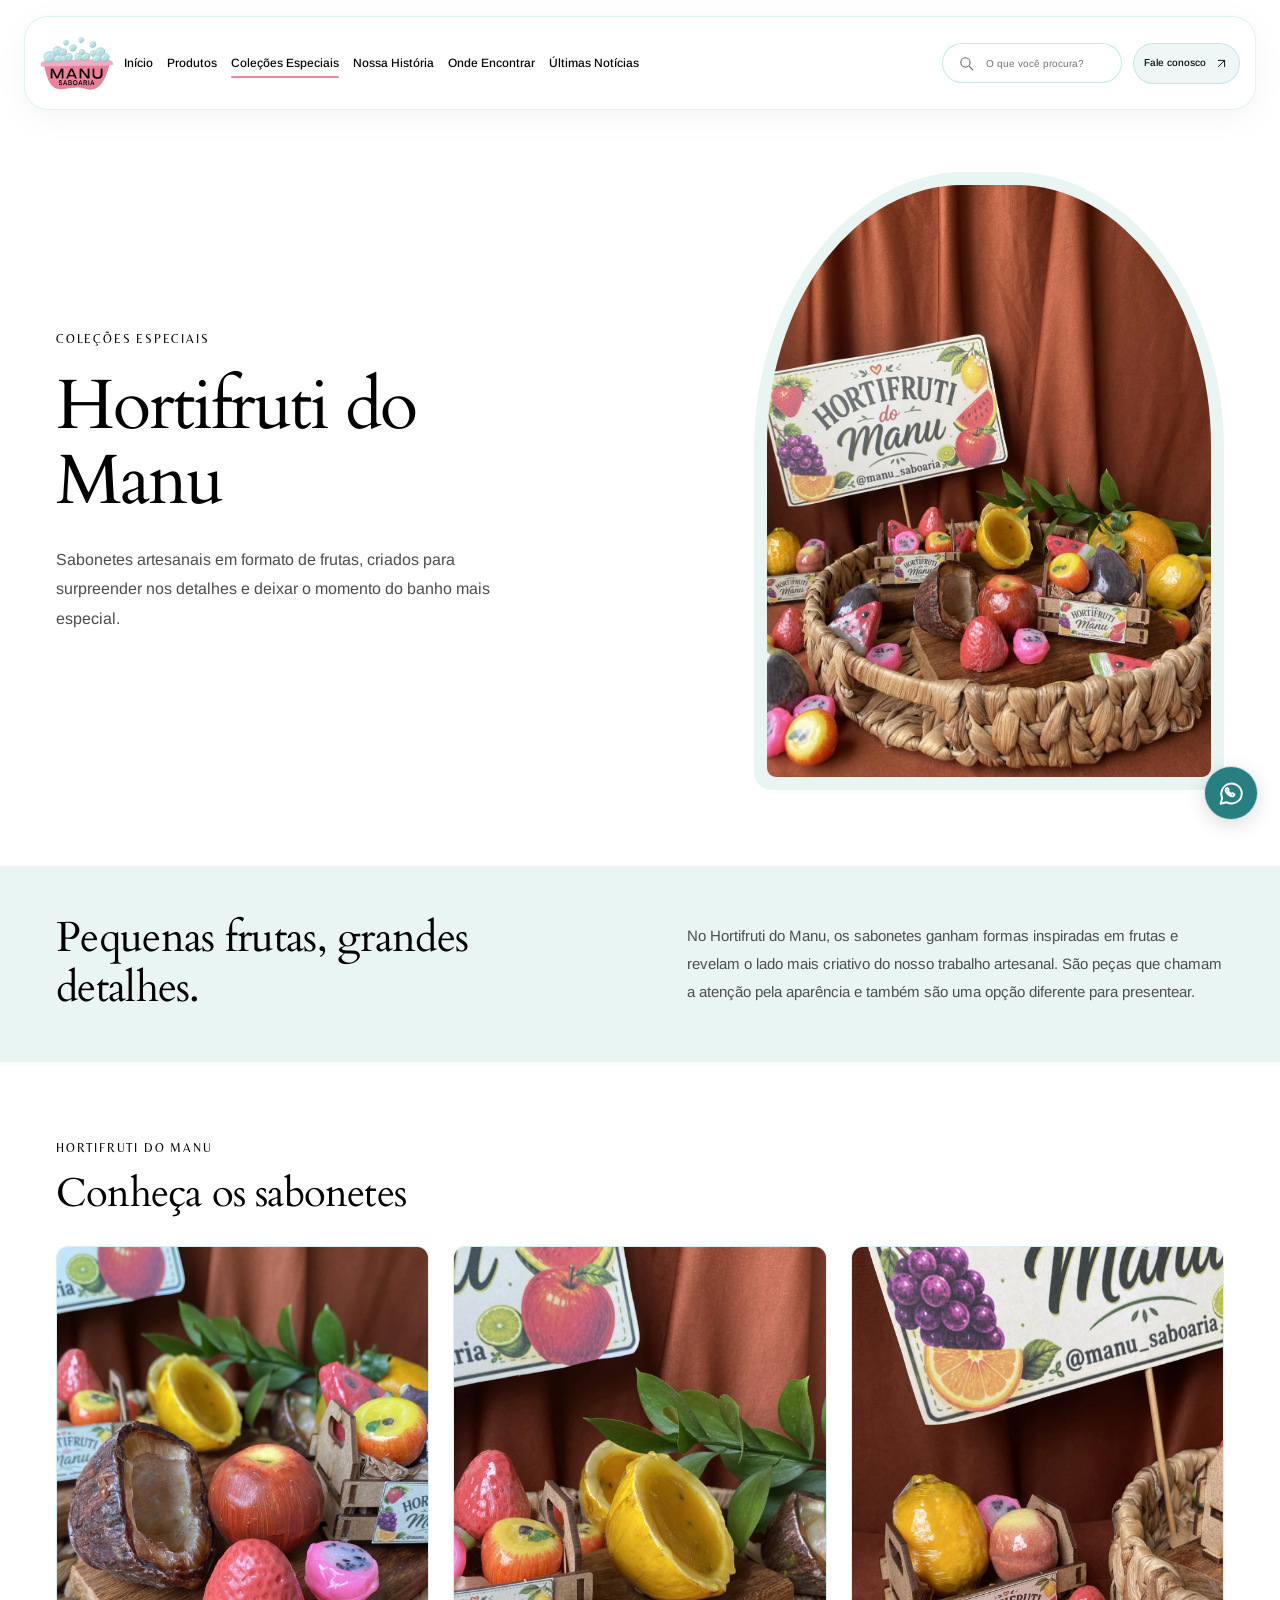
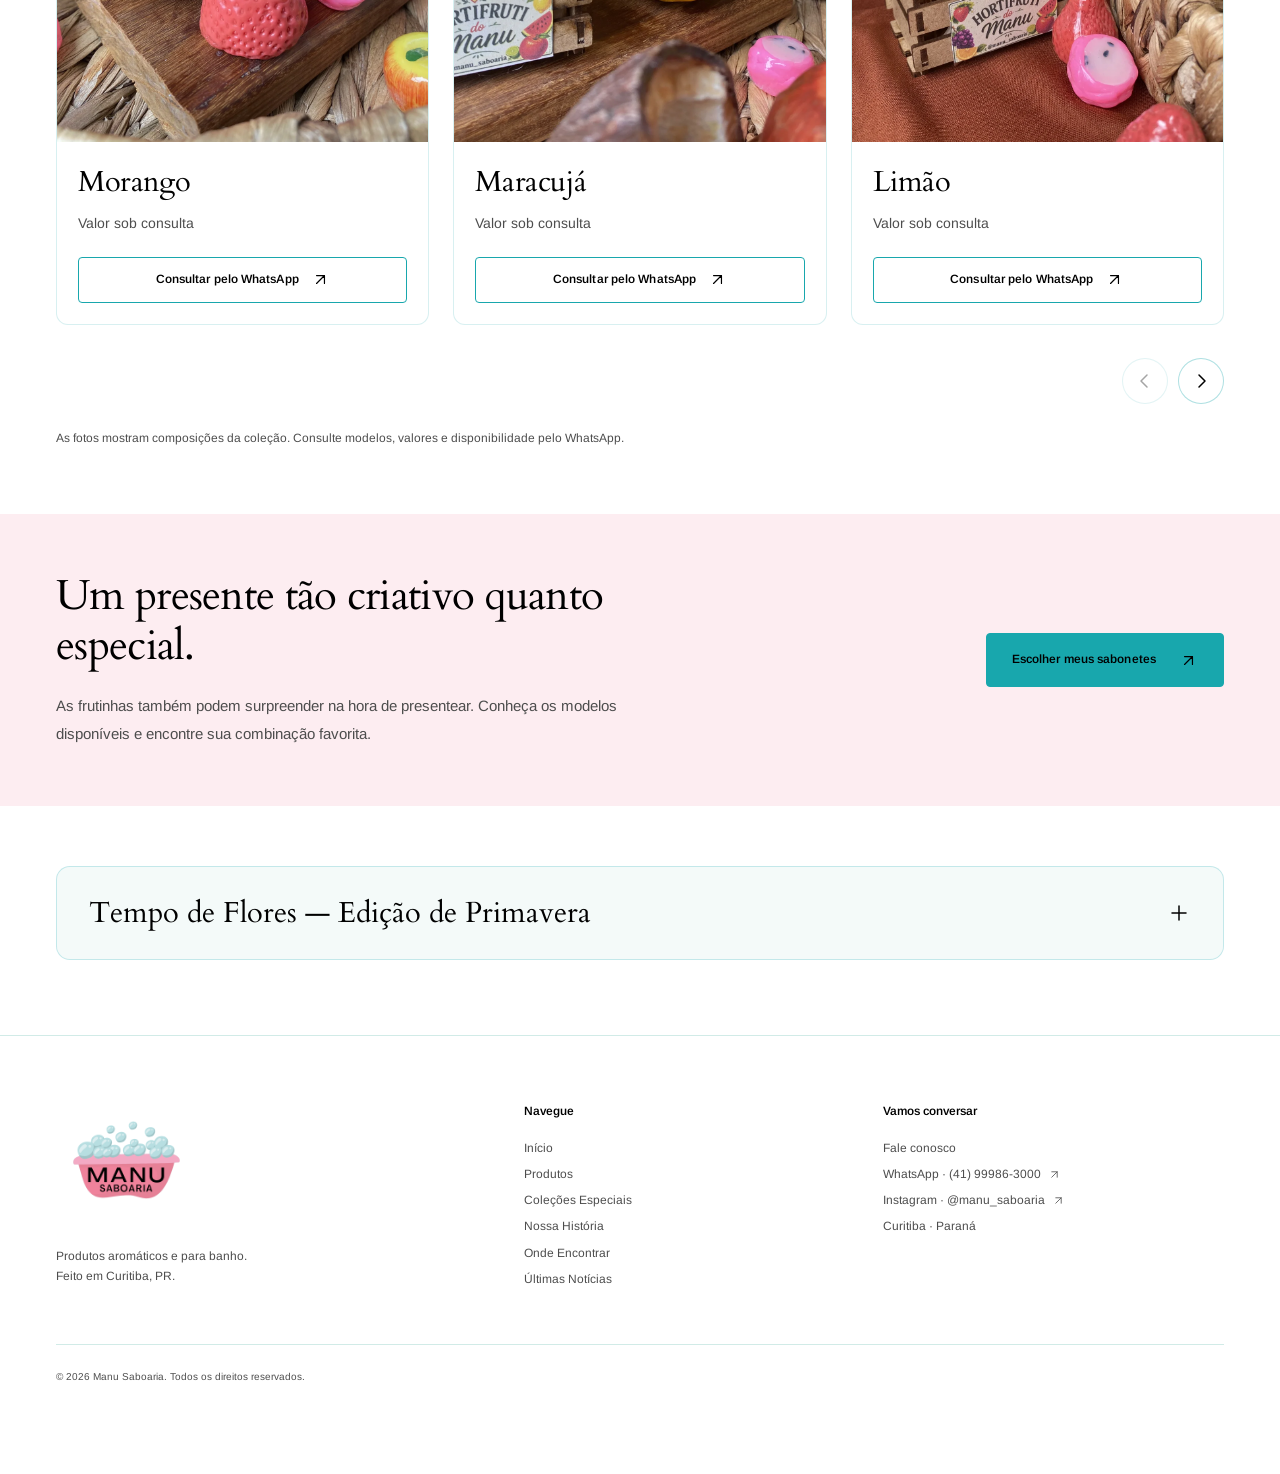
<file: eventos-especiais.html>
<!doctype html>
<html lang="pt-BR">
<head>
  <meta charset="utf-8"><meta name="viewport" content="width=device-width, initial-scale=1">
  <meta name="theme-color" content="#18A7AD">
  <title>Coleções especiais · Hortifruti do Manu · Manu Saboaria</title>
  <meta name="description" content="Conheça o Hortifruti do Manu, coleção de sabonetes artesanais em formato de frutas. Veja também Tempo de Flores, da marca Manu Saboaria.">
  <link rel="icon" href="assets/marca/logo-manu.png?v=fed4c7f93343" type="image/png">
  <link rel="stylesheet" href="assets/css/styles.css"><link rel="stylesheet" href="assets/css/marca.css"><link rel="stylesheet" href="assets/css/acolhimento.css">
  <link rel="preload" as="image" href="assets/galeria/photo-026.webp" type="image/webp">
  <script src="assets/eventos-especiais/config.js" defer></script><script src="assets/js/eventos.js" defer></script>
  <link rel="stylesheet" href="assets/css/ajustes.css">
  <link rel="stylesheet" href="assets/css/colecoes.css">
  <script src="assets/js/products.js" defer></script>
  <script src="assets/js/search-engine.js" defer></script>
  <script src="assets/js/site-search.js" defer></script>
  <link rel="stylesheet" href="assets/css/search.css">
  <link rel="stylesheet" href="assets/css/ajustes2.css">
  <script src="assets/js/cards-carousel.js" defer></script>
</head>
<body class="events-page">
  <a class="skip-link" href="#hortifruti-produtos">Ir para os sabonetes do Hortifruti</a>
  <header class="header cozy-header">
    <div class="header-inner container">
      <a class="brand" href="index.html#inicio" aria-label="Manu Saboaria, início"><img class="brand-official" src="assets/marca/logo-manu.png?v=fed4c7f93343" alt="Manu Saboaria" width="1080" height="1080"></a>
      <nav class="desktop-nav" aria-label="Navegação principal"><a href="index.html#inicio">Início</a><a href="index.html#colecao">Produtos</a><a href="eventos-especiais.html" aria-current="page">Coleções Especiais</a><a href="index.html#essencia">Nossa História</a><a href="como-nos-encontrar.html">Onde Encontrar</a><a href="index.html#noticias">Últimas Notícias</a></nav>
      <form class="header-search header-search-desktop" data-site-search role="search" action="pesquisa.html" method="get"><button type="submit" aria-label="Buscar produtos"><svg viewBox="0 0 24 24" aria-hidden="true"><circle cx="10.5" cy="10.5" r="6.5"/><path d="m16 16 5 5"/></svg></button><label class="sr-only" for="header-search-desktop">Buscar produtos no catálogo</label><input id="header-search-desktop" name="q" type="search" placeholder="O que você procura?" autocomplete="off" maxlength="120"></form>
      <div class="header-actions"><a class="contact-link" href="https://wa.me/5541999863000" target="_blank" rel="noopener noreferrer">Fale conosco <svg class="site-arrow" viewBox="0 0 24 24" aria-hidden="true"><path d="M7 17 17 7M7 7h10v10"/></svg></a><button id="menu-toggle" class="menu-toggle" aria-label="Abrir menu" aria-expanded="false" aria-controls="mobile-nav"><svg viewBox="0 0 24 24" aria-hidden="true"><path d="M4 7h16M4 12h16M4 17h16"/></svg></button></div>
    </div>
    <nav id="mobile-nav" class="mobile-nav" aria-label="Navegação pelo celular" hidden><form class="header-search header-search-mobile" data-site-search role="search" action="pesquisa.html" method="get"><button type="submit" aria-label="Buscar produtos"><svg viewBox="0 0 24 24" aria-hidden="true"><circle cx="10.5" cy="10.5" r="6.5"/><path d="m16 16 5 5"/></svg></button><label class="sr-only" for="header-search-mobile">Buscar produtos no catálogo</label><input id="header-search-mobile" name="q" type="search" placeholder="O que você procura?" autocomplete="off" maxlength="120"></form><a href="index.html#inicio">Início</a><a href="index.html#colecao">Produtos</a><a href="eventos-especiais.html" aria-current="page">Coleções Especiais</a><a href="index.html#essencia">Nossa História</a><a href="como-nos-encontrar.html">Onde Encontrar</a><a href="index.html#noticias">Últimas Notícias</a><a href="https://wa.me/5541999863000" target="_blank" rel="noopener noreferrer">Fale conosco</a></nav>
  </header>
  <main id="inspiracoes">
    <section class="hortifruti-hero container" aria-labelledby="hortifruti-title">
      <div class="hortifruti-hero-copy"><p class="eyebrow">COLEÇÕES ESPECIAIS</p><h1 id="hortifruti-title">Hortifruti do Manu</h1><p>Sabonetes artesanais em formato de frutas, criados para surpreender nos detalhes e deixar o momento do banho mais especial.</p></div>
      <figure class="hortifruti-hero-photo"><img src="assets/galeria/photo-026.webp" alt="Sabonetes artesanais em formato de frutas do Hortifruti do Manu, apresentados em cestas e caixotinhos." width="1125" height="1500" fetchpriority="high" decoding="async"></figure>
    </section>
    <section class="hortifruti-intro" aria-labelledby="hortifruti-intro-title"><div class="container"><h2 id="hortifruti-intro-title">Pequenas frutas, grandes detalhes.</h2><p>No Hortifruti do Manu, os sabonetes ganham formas inspiradas em frutas e revelam o lado mais criativo do nosso trabalho artesanal. São peças que chamam a atenção pela aparência e também são uma opção diferente para presentear.</p></div></section>
    <section class="hortifruti-products container" aria-labelledby="hortifruti-products-title">
      <div class="hortifruti-section-heading"><p class="eyebrow">HORTIFRUTI DO MANU</p><h2 id="hortifruti-products-title">Conheça os sabonetes</h2></div>
      <div data-card-carousel role="region" aria-roledescription="carrossel" aria-labelledby="hortifruti-products-title">
        <div data-carousel-track id="hortifruti-produtos" tabindex="0" aria-label="Sabonetes do Hortifruti do Manu">
          <article class="hortifruti-card" aria-labelledby="hortifruti-card-1">
            <div class="hortifruti-card-photo"><img src="assets/galeria/photo-032.webp" alt="Composição de sabonetes em formato de frutas, com morango em primeiro plano." width="1125" height="1500" loading="lazy" decoding="async"></div>
            <div class="hortifruti-card-copy"><h3 id="hortifruti-card-1">Morango</h3><p class="hortifruti-price">Valor sob consulta</p><a class="button button-outline" href="https://wa.me/5541999863000?text=Ol%C3%A1%2C%20Manu!%20Quero%20saber%20mais%20sobre%20o%20sabonete%20em%20formato%20de%20morango%20do%20Hortifruti%20do%20Manu.%20Pode%20me%20informar%20o%20valor%20e%20a%20disponibilidade%3F" target="_blank" rel="noopener noreferrer" aria-label="Consultar Morango pelo WhatsApp">Consultar pelo WhatsApp <svg class="site-arrow" viewBox="0 0 24 24" aria-hidden="true"><path d="M7 17 17 7M7 7h10v10"/></svg></a></div>
          </article>
          <article class="hortifruti-card" aria-labelledby="hortifruti-card-2">
            <div class="hortifruti-card-photo"><img src="assets/galeria/photo-037.webp" alt="Sabonete em formato de meio maracujá em destaque entre outras peças do Hortifruti do Manu." width="1125" height="1500" loading="lazy" decoding="async"></div>
            <div class="hortifruti-card-copy"><h3 id="hortifruti-card-2">Maracujá</h3><p class="hortifruti-price">Valor sob consulta</p><a class="button button-outline" href="https://wa.me/5541999863000?text=Ol%C3%A1%2C%20Manu!%20Quero%20saber%20mais%20sobre%20o%20sabonete%20em%20formato%20de%20maracuj%C3%A1%20do%20Hortifruti%20do%20Manu.%20Pode%20me%20informar%20o%20valor%20e%20a%20disponibilidade%3F" target="_blank" rel="noopener noreferrer" aria-label="Consultar Maracujá pelo WhatsApp">Consultar pelo WhatsApp <svg class="site-arrow" viewBox="0 0 24 24" aria-hidden="true"><path d="M7 17 17 7M7 7h10v10"/></svg></a></div>
          </article>
          <article class="hortifruti-card" aria-labelledby="hortifruti-card-3">
            <div class="hortifruti-card-photo"><img src="assets/galeria/photo-038.webp" alt="Sabonete em formato de limão em uma cestinha com outras frutinhas." width="1125" height="1500" loading="lazy" decoding="async"></div>
            <div class="hortifruti-card-copy"><h3 id="hortifruti-card-3">Limão</h3><p class="hortifruti-price">Valor sob consulta</p><a class="button button-outline" href="https://wa.me/5541999863000?text=Ol%C3%A1%2C%20Manu!%20Quero%20saber%20mais%20sobre%20o%20sabonete%20em%20formato%20de%20lim%C3%A3o%20do%20Hortifruti%20do%20Manu.%20Pode%20me%20informar%20o%20valor%20e%20a%20disponibilidade%3F" target="_blank" rel="noopener noreferrer" aria-label="Consultar Limão pelo WhatsApp">Consultar pelo WhatsApp <svg class="site-arrow" viewBox="0 0 24 24" aria-hidden="true"><path d="M7 17 17 7M7 7h10v10"/></svg></a></div>
          </article>
          <article class="hortifruti-card" aria-labelledby="hortifruti-card-4">
            <div class="hortifruti-card-photo"><img src="assets/galeria/photo-080.webp" alt="Composição de sabonetes em formato de frutas em uma caixa para presente." width="1125" height="1500" loading="lazy" decoding="async"></div>
            <div class="hortifruti-card-copy"><h3 id="hortifruti-card-4">Frutinhas para presentear</h3><p class="hortifruti-price">Valor sob consulta</p><a class="button button-outline" href="https://wa.me/5541999863000?text=Ol%C3%A1%2C%20Manu!%20Quero%20conhecer%20as%20op%C3%A7%C3%B5es%20de%20frutinhas%20para%20presentear%20do%20Hortifruti%20do%20Manu.%20Pode%20me%20informar%20os%20modelos%2C%20os%20valores%20e%20a%20disponibilidade%3F" target="_blank" rel="noopener noreferrer" aria-label="Consultar Frutinhas para presentear pelo WhatsApp">Consultar pelo WhatsApp <svg class="site-arrow" viewBox="0 0 24 24" aria-hidden="true"><path d="M7 17 17 7M7 7h10v10"/></svg></a></div>
          </article>
        </div>
        <div class="hortifruti-carousel-controls" data-carousel-controls hidden><button class="hortifruti-carousel-arrow" type="button" data-carousel-prev aria-controls="hortifruti-produtos" aria-label="Produtos anteriores"><svg viewBox="0 0 24 24" aria-hidden="true"><path d="m14 6-6 6 6 6"/></svg></button><button class="hortifruti-carousel-arrow" type="button" data-carousel-next aria-controls="hortifruti-produtos" aria-label="Próximos produtos"><svg viewBox="0 0 24 24" aria-hidden="true"><path d="m10 6 6 6-6 6"/></svg></button></div>
      </div>
      <p class="hortifruti-availability">As fotos mostram composições da coleção. Consulte modelos, valores e disponibilidade pelo WhatsApp.</p>
    </section>
    <section class="hortifruti-gift" aria-labelledby="hortifruti-gift-title"><div class="container"><div><h2 id="hortifruti-gift-title">Um presente tão criativo quanto especial.</h2><p>As frutinhas também podem surpreender na hora de presentear. Conheça os modelos disponíveis e encontre sua combinação favorita.</p></div><a class="button button-primary" href="#hortifruti-produtos">Escolher meus sabonetes <svg class="site-arrow" viewBox="0 0 24 24" aria-hidden="true"><path d="M7 17 17 7M7 7h10v10"/></svg></a></div></section>
    <details class="spring-archive container" id="tempo-de-flores"><summary><span>Tempo de Flores — Edição de Primavera</span><svg viewBox="0 0 24 24" aria-hidden="true"><path d="M12 5v14M5 12h14"/></svg></summary><div class="spring-archive-content">
    <section class="container event-hero" aria-labelledby="event-title">
      <div class="event-hero-copy"><p class="eyebrow" data-event-title>COLEÇÕES ESPECIAIS · EDIÇÃO DE PRIMAVERA</p><h2 id="event-title">Tempo de<br>Flores.</h2><p data-event-subtitle>A Primavera Curitibana ganhou novas cores e formas. Conheça a edição Tempo de Flores, com detalhes florais para perfumar e presentear.</p></div>
      <div class="event-cover-wrap"><div class="event-cover"><img src="assets/eventos-especiais/primavera-2026/capa.jpg" alt="Composição Tempo de Flores com difusor, água perfumada e flores em tons de rosa e vinho sobre juta." width="960" height="1280" loading="lazy"></div><span class="event-sticker">Primavera<br>Curitibana.</span></div>
    </section>
    <section class="container event-inspirations section-space" id="primavera-inspiracoes" aria-label="Fotos da edição Tempo de Flores"><div class="event-grid">
      <figure class="event-card"><button type="button" data-event-image="0" aria-label="Ampliar Sabonete Artesanal"><img data-event-slot="0" src="assets/eventos-especiais/primavera-2026/especial1.jpg" alt="Duas peças redondas rosa com flores em relevo e alças de cordão, sobre tecido estampado." width="960" height="1280" loading="lazy"><span class="event-photo-zoom" aria-hidden="true">Ampliar <svg class="site-arrow" viewBox="0 0 24 24" aria-hidden="true"><path d="M7 17 17 7M7 7h10v10"/></svg></span></button><figcaption><span class="event-card-number">01</span><span data-event-caption="0">Sabonete Artesanal</span></figcaption></figure>
      <figure class="event-card"><button type="button" data-event-image="1" aria-label="Ampliar Vela Artesanal"><img data-event-slot="1" src="assets/eventos-especiais/primavera-2026/especial3.jpg" alt="Vela Tempo de Flores em copo de vidro, decorada com rosas em tons de rosa e vinho." width="960" height="1280" loading="lazy"><span class="event-photo-zoom" aria-hidden="true">Ampliar <svg class="site-arrow" viewBox="0 0 24 24" aria-hidden="true"><path d="M7 17 17 7M7 7h10v10"/></svg></span></button><figcaption><span class="event-card-number">02</span><span data-event-caption="1">Vela Artesanal</span></figcaption></figure>
      <figure class="event-card"><button type="button" data-event-image="2" aria-label="Ampliar Difusor de Ambiente"><img data-event-slot="2" src="assets/eventos-especiais/primavera-2026/especial6.jpg" alt="Difusor de ambiente Tempo de Flores de 200 ml ao lado de um frasco com varetas pretas." width="960" height="1280" loading="lazy"><span class="event-photo-zoom" aria-hidden="true">Ampliar <svg class="site-arrow" viewBox="0 0 24 24" aria-hidden="true"><path d="M7 17 17 7M7 7h10v10"/></svg></span></button><figcaption><span class="event-card-number">03</span><span data-event-caption="2">Difusor de Ambiente</span></figcaption></figure>
      <figure class="event-card"><button type="button" data-event-image="3" aria-label="Ampliar Água Perfumada"><img data-event-slot="3" src="assets/eventos-especiais/primavera-2026/especial8.jpg" alt="Dois frascos de água perfumada Tempo de Flores de 250 ml, com válvulas pretas, sobre juta." width="960" height="1280" loading="lazy"><span class="event-photo-zoom" aria-hidden="true">Ampliar <svg class="site-arrow" viewBox="0 0 24 24" aria-hidden="true"><path d="M7 17 17 7M7 7h10v10"/></svg></span></button><figcaption><span class="event-card-number">04</span><span data-event-caption="3">Água Perfumada</span></figcaption></figure>
    </div><p class="event-availability">Fotos da edição Tempo de Flores. Consulte o Manu sobre aromas, valores e disponibilidade.</p><div class="event-gallery-contact"><a data-event-contact class="button button-primary" href="https://wa.me/5541999863000?text=Ol%C3%A1%2C%20Manu!%20Quero%20conhecer%20a%20edi%C3%A7%C3%A3o%20de%20primavera%20Tempo%20de%20Flores.%20Pode%20me%20passar%20as%20op%C3%A7%C3%B5es%2C%20os%20valores%20e%20a%20disponibilidade%3F" target="_blank" rel="noopener noreferrer">Quero conhecer Tempo de Flores <svg class="site-arrow" viewBox="0 0 24 24" aria-hidden="true"><path d="M7 17 17 7M7 7h10v10"/></svg></a></div></section>
    </div></details>
  </main>
  <footer class="footer"><div class="container footer-top"><div><a class="brand" href="index.html#inicio"><img class="brand-official" src="assets/marca/logo-manu.png?v=fed4c7f93343" alt="Manu Saboaria" width="1080" height="1080"></a><p>Produtos aromáticos e para banho.<br>Feito em Curitiba, PR.</p></div><div><h3>Navegue</h3><a href="index.html#inicio">Início</a><a href="index.html#colecao">Produtos</a><a href="eventos-especiais.html" aria-current="page">Coleções Especiais</a><a href="index.html#essencia">Nossa História</a><a href="como-nos-encontrar.html">Onde Encontrar</a><a href="index.html#noticias">Últimas Notícias</a></div><div><h3>Vamos conversar</h3><a href="https://wa.me/5541999863000" target="_blank" rel="noopener noreferrer">Fale conosco</a><a href="https://wa.me/5541999863000" target="_blank" rel="noopener noreferrer">WhatsApp · (41) 99986-3000 <svg class="site-arrow" viewBox="0 0 24 24" aria-hidden="true"><path d="M7 17 17 7M7 7h10v10"/></svg></a><a href="https://www.instagram.com/manu_saboaria/" target="_blank" rel="noopener noreferrer">Instagram · @manu_saboaria <svg class="site-arrow" viewBox="0 0 24 24" aria-hidden="true"><path d="M7 17 17 7M7 7h10v10"/></svg></a><span>Curitiba · Paraná</span></div></div><div class="container footer-bottom"><span>© <span id="current-year">2026</span> Manu Saboaria. Todos os direitos reservados.</span></div></footer>
  <dialog id="event-dialog" class="event-lightbox" aria-labelledby="event-modal-title"><button id="event-close" class="dialog-close" aria-label="Fechar imagem">×</button><div class="event-lightbox-stage"><button id="event-prev" class="gallery-arrow gallery-prev" aria-label="Imagem anterior">←</button><img id="event-modal-image" src="assets/eventos-especiais/primavera-2026/capa.jpg" alt="" width="1100" height="1467"><button id="event-next" class="gallery-arrow gallery-next" aria-label="Próxima imagem">→</button></div><div class="event-lightbox-caption"><p id="event-position" class="eyebrow"></p><h2 id="event-modal-title">Tempo de Flores</h2></div></dialog>
<a class="whatsapp-float" href="https://wa.me/5541999863000" target="_blank" rel="noopener noreferrer" aria-label="Fale conosco pelo WhatsApp" title="WhatsApp"><svg viewBox="0 0 24 24" aria-hidden="true"><path d="M20.5 11.7a8.5 8.5 0 0 1-12.6 7.5L3 20.5l1.3-4.7a8.5 8.5 0 1 1 16.2-4.1Z"/><path d="M8.4 7.6c.4-.3.9.6 1.2 1.1.2.4-.3.8-.5 1 .5 1.2 1.3 2 2.6 2.7.3-.2.7-.8 1-.7.5.2 1.6.7 1.7 1.1.1.5-.5 1.4-1.1 1.5-2.6.5-6.8-3.6-6.1-5.8.1-.4.6-.8 1.2-.9Z"/></svg></a>
</body></html>
</file>
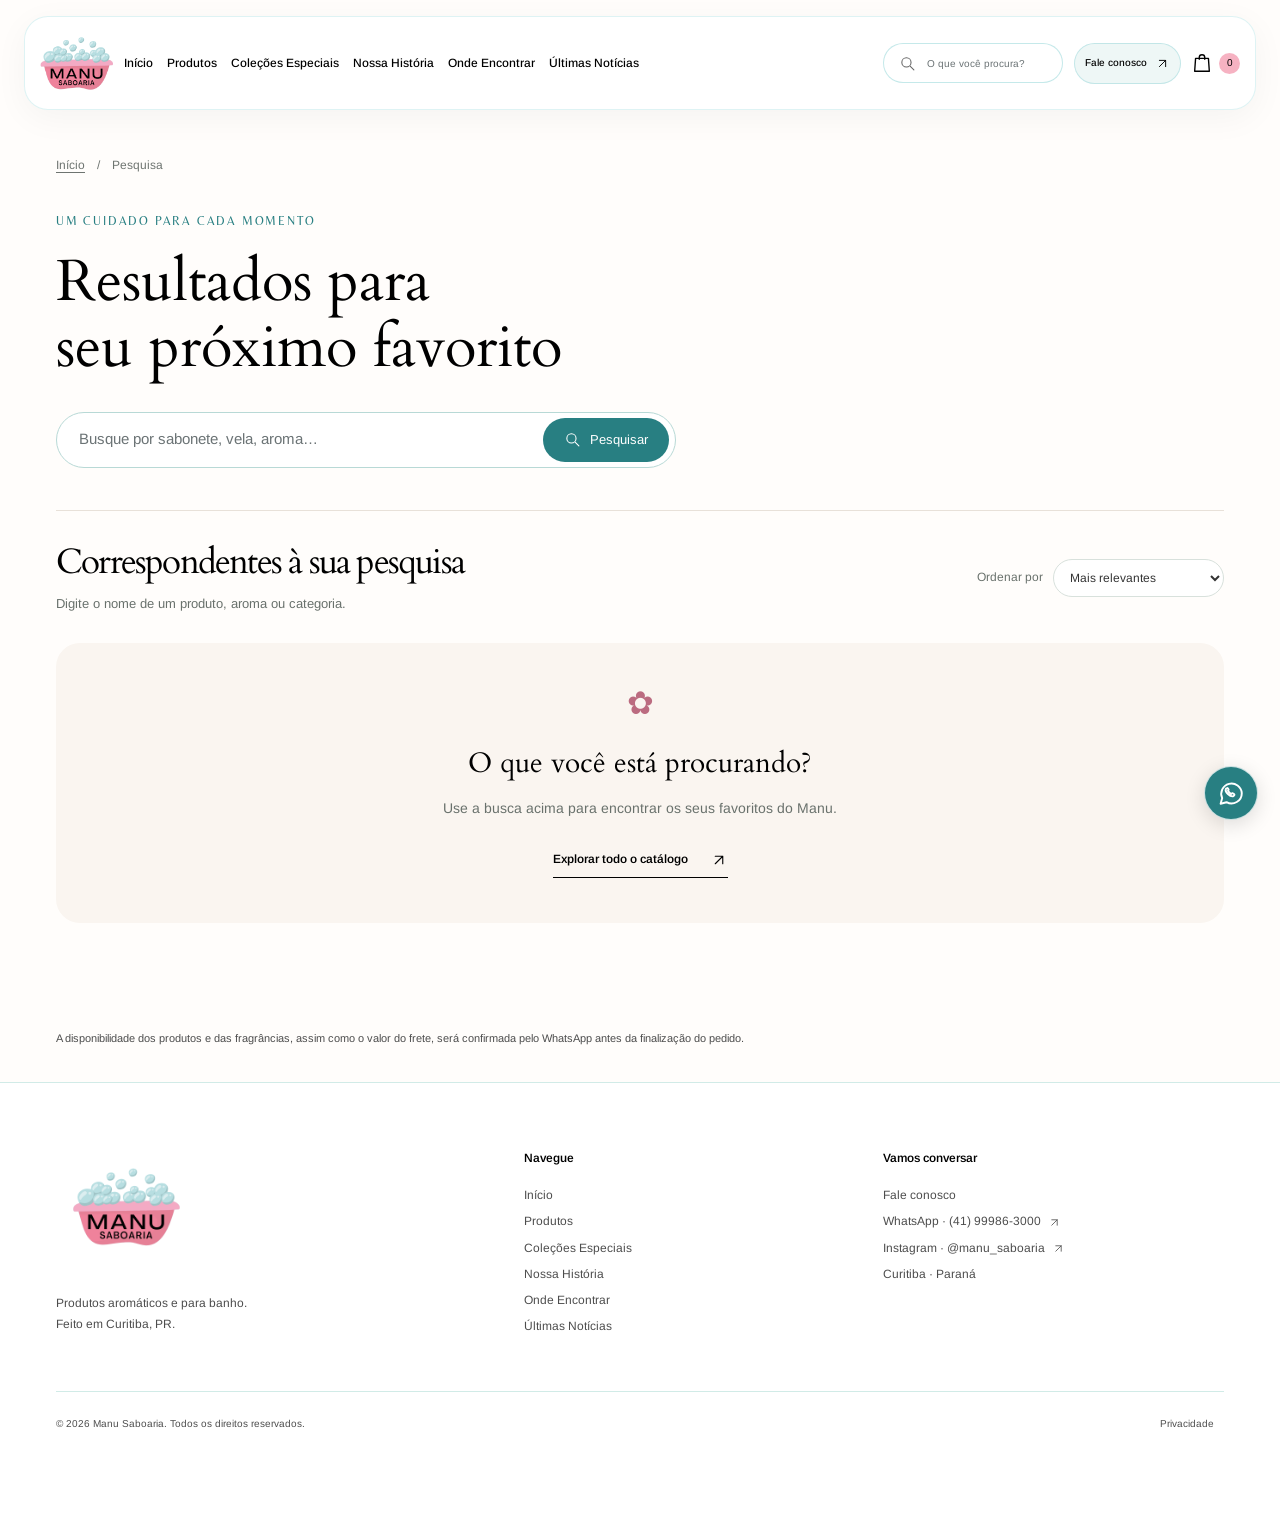
<file: pesquisa.html>
<!doctype html>
<html lang="pt-BR">
<head>
  <meta charset="utf-8">
  <meta name="viewport" content="width=device-width, initial-scale=1">
  <meta name="theme-color" content="#18A7AD">
  <title>Pesquisar produtos · Manu Saboaria</title>
  <meta name="description" content="Encontre sabonetes, velas e aromas do Manu. Veja os produtos correspondentes à sua pesquisa e descubra opções parecidas.">
  <meta name="robots" content="noindex,follow">
  <link rel="icon" href="assets/marca/logo-manu.png?v=fed4c7f93343" type="image/png">
  <link rel="stylesheet" href="assets/css/styles.css">
  <link rel="stylesheet" href="assets/css/marca.css">
  <link rel="stylesheet" href="assets/css/acolhimento.css">
  <link rel="stylesheet" href="assets/css/ajustes.css">
  <link rel="stylesheet" href="assets/css/search-page.css">
  <script src="assets/js/products.js" defer></script>
  <script src="assets/js/search-engine.js" defer></script>
  <script src="assets/js/app.js" defer></script>
  <script src="assets/js/site-search.js" defer></script>
  <link rel="stylesheet" href="assets/css/search.css">
  <link rel="stylesheet" href="assets/css/ajustes2.css">
  <script src="assets/js/cards-carousel.js" defer></script>
</head>
<body class="search-page">
  <a class="skip-link" href="#resultados">Ir para os resultados da pesquisa</a>
  <header class="header cozy-header">
    <div class="header-inner container">
      <a class="brand" href="index.html#inicio" aria-label="Manu Saboaria, início"><img class="brand-official" src="assets/marca/logo-manu.png?v=fed4c7f93343" alt="Manu Saboaria" width="1080" height="1080"></a>
      <nav class="desktop-nav" aria-label="Navegação principal"><a href="index.html#inicio">Início</a><a href="index.html#colecao">Produtos</a><a href="eventos-especiais.html">Coleções Especiais</a><a href="index.html#essencia">Nossa História</a><a href="como-nos-encontrar.html">Onde Encontrar</a><a href="index.html#noticias">Últimas Notícias</a></nav>
      <form class="header-search header-search-desktop" data-site-search role="search" action="pesquisa.html" method="get"><button type="submit" aria-label="Buscar produtos"><svg viewBox="0 0 24 24" aria-hidden="true"><circle cx="10.5" cy="10.5" r="6.5"/><path d="m16 16 5 5"/></svg></button><label class="sr-only" for="header-search-desktop">Buscar produtos no catálogo</label><input id="header-search-desktop" name="q" type="search" placeholder="O que você procura?" autocomplete="off" maxlength="120"></form>
      <div class="header-actions"><a class="contact-link" href="https://wa.me/5541999863000" target="_blank" rel="noopener noreferrer">Fale conosco <svg class="site-arrow" viewBox="0 0 24 24" aria-hidden="true"><path d="M7 17 17 7M7 7h10v10"/></svg></a><button class="bag-button" id="open-cart" aria-label="Abrir sacola"><svg viewBox="0 0 24 24" aria-hidden="true"><path d="M5 7h14l1 14H4L5 7ZM9 8V6a3 3 0 0 1 6 0v2"/></svg><span id="cart-count" class="bag-count">0</span></button><button id="menu-toggle" class="menu-toggle" aria-label="Abrir menu" aria-expanded="false" aria-controls="mobile-nav"><svg viewBox="0 0 24 24" aria-hidden="true"><path d="M4 7h16M4 12h16M4 17h16"/></svg></button></div>
    </div>
    <nav id="mobile-nav" class="mobile-nav" aria-label="Navegação pelo celular" hidden><form class="header-search header-search-mobile" data-site-search role="search" action="pesquisa.html" method="get"><button type="submit" aria-label="Buscar produtos"><svg viewBox="0 0 24 24" aria-hidden="true"><circle cx="10.5" cy="10.5" r="6.5"/><path d="m16 16 5 5"/></svg></button><label class="sr-only" for="header-search-mobile">Buscar produtos no catálogo</label><input id="header-search-mobile" name="q" type="search" placeholder="O que você procura?" autocomplete="off" maxlength="120"></form><a href="index.html#inicio">Início</a><a href="index.html#colecao">Produtos</a><a href="eventos-especiais.html">Coleções Especiais</a><a href="index.html#essencia">Nossa História</a><a href="como-nos-encontrar.html">Onde Encontrar</a><a href="index.html#noticias">Últimas Notícias</a><a href="https://wa.me/5541999863000" target="_blank" rel="noopener noreferrer">Fale conosco</a><button id="open-cart-mobile">Minha sacola (<span id="cart-count-mobile">0</span>)</button></nav>
  </header>
  <main>
    <section class="search-welcome container" aria-labelledby="search-title">
      <a class="search-breadcrumb" href="index.html">Início</a><span class="search-breadcrumb-separator" aria-hidden="true"> / </span><span class="search-breadcrumb-current">Pesquisa</span>
      <p class="eyebrow">UM CUIDADO PARA CADA MOMENTO</p>
      <h1 id="search-title">Resultados para<br><span id="search-query">seu próximo favorito</span></h1>
      <form class="header-search search-page-form" data-site-search role="search" action="pesquisa.html" method="get">
        <label class="sr-only" for="results-search">Pesquisar produtos</label>
        <input id="results-search" name="q" type="search" placeholder="Busque por sabonete, vela, aroma…" autocomplete="off" maxlength="120">
        <button type="submit"><svg viewBox="0 0 24 24" aria-hidden="true"><circle cx="10.5" cy="10.5" r="6.5"/><path d="m16 16 5 5"/></svg><span>Pesquisar</span></button>
      </form>
    </section>
    <section class="search-matches container" id="resultados" aria-labelledby="matches-title">
      <div class="search-results-heading"><div><h2 id="matches-title">Correspondentes à sua pesquisa</h2><p id="catalog-count" aria-live="polite"></p></div>
      <label class="search-sort">Ordenar por <select id="catalog-sort"><option value="featured">Mais relevantes</option><option value="price-low">Menor preço</option><option value="price-high">Maior preço</option><option value="name">Nome do produto (A-Z)</option></select></label></div>
      <div id="product-grid" class="product-grid"></div>
      <div id="no-results" class="search-empty" hidden><span aria-hidden="true">✿</span><h3 id="search-empty-title">O que você está procurando?</h3><p id="search-empty-description">Use a busca acima para encontrar os seus favoritos do Manu.</p><a class="text-link" href="index.html#colecao">Explorar todo o catálogo <svg class="site-arrow" viewBox="0 0 24 24" aria-hidden="true"><path d="M7 17 17 7M7 7h10v10"/></svg></a></div>
      <noscript><p>Ative o JavaScript para ver os resultados ou <a href="https://wa.me/5541999863000">peça o catálogo ao Manu pelo WhatsApp</a>.</p></noscript>
    </section>
    <section class="search-similar" id="similar-section" aria-labelledby="similar-title" hidden><div class="container">
      <div class="search-similar-heading"><p class="eyebrow">OUTRAS FORMAS DE ENCONTRAR SEU FAVORITO</p><h2 id="similar-title">Parecidos com sua pesquisa</h2><p>Mais opções de cuidado, inspiradas no que você procurou.</p></div>
      <div id="similar-grid" class="product-grid"></div>
      <p id="similar-empty" class="search-similar-empty" hidden>Não encontramos outras opções próximas desse termo. Que tal explorar <a href="index.html#colecao">todo o catálogo</a>?</p>
    </div></section>
    <div class="search-end container"><p class="catalog-note">A disponibilidade dos produtos e das fragrâncias, assim como o valor do frete, será confirmada pelo WhatsApp antes da finalização do pedido.</p></div>
  </main>
  <footer class="footer"><div class="container footer-top"><div><a class="brand" href="index.html#inicio"><img class="brand-official" src="assets/marca/logo-manu.png?v=fed4c7f93343" alt="Manu Saboaria" width="1080" height="1080"></a><p>Produtos aromáticos e para banho.<br>Feito em Curitiba, PR.</p></div><div><h3>Navegue</h3><a href="index.html#inicio">Início</a><a href="index.html#colecao">Produtos</a><a href="eventos-especiais.html">Coleções Especiais</a><a href="index.html#essencia">Nossa História</a><a href="como-nos-encontrar.html">Onde Encontrar</a><a href="index.html#noticias">Últimas Notícias</a></div><div><h3>Vamos conversar</h3><a href="https://wa.me/5541999863000" target="_blank" rel="noopener noreferrer">Fale conosco</a><a href="https://wa.me/5541999863000" target="_blank" rel="noopener noreferrer">WhatsApp · (41) 99986-3000 <svg class="site-arrow" viewBox="0 0 24 24" aria-hidden="true"><path d="M7 17 17 7M7 7h10v10"/></svg></a><a href="https://www.instagram.com/manu_saboaria/" target="_blank" rel="noopener noreferrer">Instagram · @manu_saboaria <svg class="site-arrow" viewBox="0 0 24 24" aria-hidden="true"><path d="M7 17 17 7M7 7h10v10"/></svg></a><span>Curitiba · Paraná</span></div></div><div class="container footer-bottom"><span>© <span id="current-year">2026</span> Manu Saboaria. Todos os direitos reservados.</span><button class="privacy-trigger" onclick="document.getElementById('privacy-dialog').showModal()">Privacidade</button></div></footer>
  <dialog id="product-dialog" class="product-dialog" aria-label="Detalhes do produto"><button class="dialog-close" id="close-product" aria-label="Fechar detalhes">×</button><div id="product-content"></div></dialog>
  <dialog id="cart-dialog" class="cart-dialog" aria-labelledby="cart-title"><div class="cart-shell"><div class="cart-header"><div><p class="eyebrow">SEUS PRODUTOS</p><h2 id="cart-title">Sua sacola.</h2></div><button id="close-cart" class="dialog-close" aria-label="Fechar sacola">×</button></div><div id="cart-empty" class="cart-empty"><svg class="cart-empty-illustration" viewBox="0 0 64 64" aria-hidden="true" focusable="false"><path d="M17 21h30l4 33H13l4-33Z"/><path d="M24 25V15a8 8 0 0 1 16 0v10"/></svg><h3>Que tal escolher algo especial?</h3><p>Escolha seus produtos e monte seu pedido.</p><button class="button button-primary" onclick="document.getElementById('cart-dialog').close();location.href='index.html#colecao'">Ver produtos</button></div><div id="cart-filled" hidden><div id="cart-items"></div><div class="cart-notes"><label for="cart-notes">Observações do pedido</label><textarea id="cart-notes" rows="3" maxlength="600" placeholder="Aroma desejado, embalagem ou informação sobre o pedido…"></textarea></div><div class="cart-summary"><span>Subtotal dos produtos</span><strong id="cart-subtotal">R$ 0,00</strong></div><p class="cart-disclaimer">Frete à parte. Aromas, disponibilidade e pagamento confirmados com o Manu no WhatsApp.</p><a id="checkout" class="button button-primary checkout" href="https://wa.me/5541999863000" target="_blank" rel="noopener noreferrer">Enviar pedido pelo WhatsApp <svg class="site-arrow" viewBox="0 0 24 24" aria-hidden="true"><path d="M7 17 17 7M7 7h10v10"/></svg></a><button id="clear-cart" class="clear-cart">Esvaziar sacola</button></div></div></dialog>
  <dialog id="privacy-dialog" class="privacy-dialog" aria-labelledby="privacy-title"><button class="dialog-close" onclick="this.closest('dialog').close()" aria-label="Fechar privacidade">×</button><p class="eyebrow">TRANSPARÊNCIA E CUIDADO</p><h2 id="privacy-title">Sua privacidade.</h2><p>Este catálogo salva a sua sacola e as observações apenas no navegador deste dispositivo, para você continuar de onde parou. Você pode remover esses dados esvaziando a sacola ou limpando os dados do site no navegador.</p><p>O site não possui formulário de cadastro, cookies de publicidade ou rastreamento. Ao escolher enviar o pedido, você abre o WhatsApp com uma mensagem preparada e decide se deseja enviá-la. A partir daí, os dados da conversa são tratados pelas plataformas e pelo Manu para atender ao seu pedido.</p><p>Links para WhatsApp e Instagram levam a serviços externos, com suas próprias políticas. Para assuntos de privacidade e atendimento, fale com o Manu pelo <a href="https://wa.me/5541999863000" target="_blank" rel="noopener noreferrer">WhatsApp</a>.</p></dialog>
  <div id="toast" class="toast" role="status" aria-live="polite"></div>
<a class="whatsapp-float" href="https://wa.me/5541999863000" target="_blank" rel="noopener noreferrer" aria-label="Fale conosco pelo WhatsApp" title="WhatsApp"><svg viewBox="0 0 24 24" aria-hidden="true"><path d="M20.5 11.7a8.5 8.5 0 0 1-12.6 7.5L3 20.5l1.3-4.7a8.5 8.5 0 1 1 16.2-4.1Z"/><path d="M8.4 7.6c.4-.3.9.6 1.2 1.1.2.4-.3.8-.5 1 .5 1.2 1.3 2 2.6 2.7.3-.2.7-.8 1-.7.5.2 1.6.7 1.7 1.1.1.5-.5 1.4-1.1 1.5-2.6.5-6.8-3.6-6.1-5.8.1-.4.6-.8 1.2-.9Z"/></svg></a>
</body>
</html>
</file>
<file: assets/css/styles.css>
@charset "UTF-8";
:root{--cream:#FFFFFF;--paper:#FFFFFF;--ink:#000000;--muted:#4D4D4D;--teal:#18A7AD;--pink:#F0839C;--line:#D1EBE7;--yellow:#D1EBE7;--serif:'Cardo',Georgia,serif;--sans:'Arimo',Arial,sans-serif;--display:'Belleza',Arial,sans-serif;--radius:8px}
*{box-sizing:border-box}html{scroll-behavior:smooth;scroll-padding-top:110px}body{margin:0;background:var(--cream);color:var(--ink);font-family:var(--sans);font-size:15px;line-height:1.65;-webkit-font-smoothing:antialiased}body:has(dialog[open]){overflow:hidden}button,input,select,textarea{font:inherit}button,a,input,select,textarea{-webkit-tap-highlight-color:transparent}button,a{touch-action:manipulation}button{cursor:pointer}a{color:inherit;text-decoration:none}button{color:inherit}img{display:block;max-width:100%;height:auto}svg{width:24px;height:24px;fill:none;stroke:currentColor;stroke-width:1.5;stroke-linecap:round;stroke-linejoin:round;flex-shrink:0}h1,h2,h3,p{margin:0}h1,h2,h3{font-weight:400}h1,h2,h3 em{font-weight:400}button{border:0;background:none}input,select,textarea{min-width:0}button:focus-visible,a:focus-visible,input:focus-visible,select:focus-visible,textarea:focus-visible,summary:focus-visible{outline:3px solid #000000;outline-offset:4px}::selection{background:var(--pink);color:var(--ink)}[hidden]{display:none!important}.container{width:min(1280px,calc(100% - 112px));margin-inline:auto}.section-space{padding-block:112px}.eyebrow{font-size:10px;letter-spacing:2px;line-height:1.7;font-weight:650}.sr-only{position:absolute;width:1px;height:1px;padding:0;margin:-1px;overflow:hidden;clip:rect(0,0,0,0);white-space:nowrap;border:0}.skip-link{position:fixed;z-index:99;top:12px;left:12px;transform:translateY(-150%);padding:12px 20px;background:var(--paper);border:1px solid var(--ink)}.skip-link:focus{transform:none}.button{display:inline-flex;align-items:center;justify-content:center;gap:23px;min-height:54px;padding:14px 25px;font-size:12px;font-weight:600;letter-spacing:.1px;border-radius:4px;transition:background .2s,transform .2s,color .2s}.button svg{width:19px;height:19px}.button:hover{transform:translateY(-2px)}.button-primary{background:var(--teal);color:var(--paper);border:1px solid var(--teal)}.button-primary:hover{background:#18A7AD}.button-outline,.button-secondary{border:1px solid var(--teal);background:transparent}.button-outline:hover,.button-secondary:hover{background:var(--ink);color:var(--paper)}.button-light{background:var(--cream);color:var(--ink)}.text-link{display:inline-flex;align-items:center;gap:22px;border-bottom:1px solid #000000;padding-block:7px;font-size:12px;font-weight:600}.text-link:hover{border-color:var(--ink)}.text-link span{font-size:20px;line-height:1}
.announcement{background:var(--teal);color:#FFFFFF;height:35px;padding-inline:56px;display:flex;align-items:center;justify-content:space-between;font-size:10px;letter-spacing:.5px}.announcement-right{display:flex;align-items:center;gap:9px}.announcement svg{width:13px;height:13px}.header{position:sticky;top:0;z-index:30;background:rgba(255,255,255,.97);border-bottom:1px solid rgba(209,235,231,.8);backdrop-filter:blur(16px)}.header-inner{height:102px;display:flex;align-items:center;justify-content:space-between;gap:35px}.brand{display:inline-flex;flex-direction:column;position:relative;width:145px;flex-shrink:0;line-height:1}.brand-word{font-family:var(--serif);font-size:57px;font-weight:600;letter-spacing:-4px}.brand-sub{font-size:7px;letter-spacing:2.5px;font-weight:650;margin-top:8px}.brand-bubbles{position:absolute;top:3px;right:8px;width:30px;height:25px}.brand-bubbles i{display:block;position:absolute;border:1.2px solid var(--teal);border-radius:50%;background:var(--pink)}.brand-bubbles i:nth-child(1){width:13px;height:13px;bottom:0;left:0}.brand-bubbles i:nth-child(2){width:8px;height:8px;top:0;left:10px;background:var(--cream)}.brand-bubbles i:nth-child(3){width:5px;height:5px;right:0;bottom:4px;background:var(--yellow)}.desktop-nav{display:flex;align-items:center;gap:29px;margin-left:20px}.desktop-nav a{font-size:11px;position:relative;white-space:nowrap}.desktop-nav a:after{content:'';position:absolute;bottom:-8px;left:0;width:0;height:1px;background:var(--ink);transition:width .2s}.desktop-nav a:hover:after{width:100%}.header-actions{display:flex;gap:24px;align-items:center}.contact-link{font-size:11px;display:flex;align-items:center;gap:7px;white-space:nowrap}.contact-link svg{width:17px;height:17px}.bag-button{display:flex;align-items:center;gap:7px;padding:8px 0}.bag-button svg{width:22px;height:24px}.bag-count{display:grid;place-items:center;background:var(--pink);width:20px;height:20px;border-radius:50%;font-size:9px}.menu-toggle{display:none;padding:6px}.mobile-nav{padding:14px 24px 22px;border-top:1px solid var(--line);background:var(--cream)}.mobile-nav a,.mobile-nav button{display:block;text-align:left;width:100%;padding:12px 0;font-size:14px}
.hero{display:grid;grid-template-columns:1fr 1fr;gap:7%;padding-block:64px 82px;align-items:center;min-height:740px}.hero-copy{position:relative;padding-bottom:14px}.hero .eyebrow{display:flex;gap:10px;align-items:center;font-size:9px;letter-spacing:1.75px}.hero .eyebrow>span{width:7px;height:7px;border-radius:50%;background:#000000}.hero h1{font-family:var(--serif);font-size:clamp(72px,7.7vw,112px);letter-spacing:-5px;line-height:1.04;margin-top:26px;position:relative;white-space:nowrap}.hero h1 em{color:#000000;position:relative}.hero h1 em:after{content:'';position:absolute;bottom:-11px;left:0;width:100%;height:14px;border-top:1px solid #000000;border-radius:50%;transform:rotate(-4deg)}.hero-spark{position:absolute;right:4%;top:9px;width:49px;height:49px;color:#000000;stroke-width:1}.hero-description{max-width:345px;margin-top:35px;color:var(--muted);font-size:14px;line-height:1.85}.hero-buttons{display:flex;align-items:center;gap:26px;margin-top:31px}.hero-buttons .text-link{white-space:nowrap}.hero-footnote{display:flex;align-items:center;gap:13px;margin-top:53px;font-size:10px;color:var(--muted);line-height:1.7}.hero-footnote strong{font-weight:400}.tiny-flower{font-size:32px;line-height:1;color:#000000}.hero-visual{position:relative;min-width:0;margin-right:17px}.hero-image-frame{aspect-ratio:.88;max-height:610px;border-radius:48% 48% 5px 5px;overflow:hidden;position:relative;background:#D1EBE7}.hero-image-frame>img{width:100%;height:100%;object-fit:cover;transition:transform 1s}.hero-image-frame:hover>img{transform:scale(1.025)}.image-caption{position:absolute;bottom:20px;left:24px;color:white;font-size:8px;letter-spacing:2px;text-shadow:0 1px 7px #000000}.hero-round-note{position:absolute;right:-43px;top:30px;width:122px;height:122px;border-radius:50%;background:var(--yellow);display:grid;place-items:center;transform:rotate(14deg)}.hero-round-note svg{width:122px;height:122px;position:absolute;inset:0;fill:var(--ink);stroke:none}.hero-round-note text{font-family:var(--sans);font-size:10px;letter-spacing:2px}.hero-round-note>span{font-size:48px;font-weight:200}.hero-mini{position:absolute;bottom:-26px;right:-30px;background:var(--teal);color:var(--paper);display:flex;align-items:center;box-shadow:0 15px 45px #00000020;padding:10px;gap:18px;width:267px;border-radius:3px}.hero-mini img{width:105px;height:122px;object-fit:cover;border-radius:2px}.hero-mini>span{font-family:var(--serif);font-size:23px;line-height:1.3}.hero-mini em{font-size:18px;color:#FFFFFF}.ritual-strip{border-block:1px solid var(--line);padding-block:23px}.ritual-strip .container{display:flex;align-items:center;justify-content:space-between;gap:20px}.ritual-strip span{font-family:var(--serif);font-size:19px}.ritual-strip b{font-size:23px;color:#000000;font-weight:400}
.section-heading{display:flex;justify-content:space-between;align-items:flex-end;gap:30px;margin-bottom:40px}.section-heading h2,h2{font-family:var(--serif);font-size:clamp(37px,4vw,57px);line-height:1.14;letter-spacing:-1.8px}.section-heading h2{margin-top:12px}.section-heading h2 em{color:#000000}.section-heading>p{font-size:12px;color:var(--muted);line-height:1.85;padding-bottom:7px}.catalog-toolbar{display:flex;align-items:center;gap:20px;justify-content:space-between;padding-bottom:24px;border-bottom:1px solid var(--line)}.category-tabs{display:flex;align-items:center;gap:6px;flex-wrap:wrap}.category-tabs button{padding:10px 13px;font-size:10px;border:1px solid transparent;border-radius:30px;white-space:nowrap;transition:.2s}.category-tabs button:hover{border-color:var(--line)}.category-tabs button.active{color:var(--paper);background:var(--teal)}.search-field{display:flex;align-items:center;gap:9px;border:1px solid var(--line);padding:8px 12px;border-radius:4px;width:218px;flex-shrink:0}.search-field svg{width:17px;height:17px;color:var(--muted)}.search-field input{width:100%;border:0;background:transparent;color:var(--ink);font-size:10px;height:24px;outline:none}.search-field:focus-within{outline:2px solid #000000;outline-offset:2px}.catalog-meta{display:flex;justify-content:space-between;align-items:center;margin:21px 0;font-size:10px;color:var(--muted)}.catalog-meta label{display:flex;gap:7px;align-items:center}.catalog-meta select{color:var(--ink);font-size:10px;max-width:140px;border:0;background:transparent;padding:5px}.product-grid{display:grid;grid-template-columns:repeat(4,minmax(0,1fr));gap:36px 23px}.product-card{min-width:0;display:flex;flex-direction:column}.product-image-wrap{position:relative;overflow:hidden;border-radius:4px;background:#D1EBE7}.product-image{width:100%;padding:0;display:block;overflow:hidden;border-radius:4px;aspect-ratio:4/4.7;background:#D1EBE7;position:relative}.product-image img{width:100%;height:100%;object-fit:cover;transition:transform .6s}.product-image:hover img{transform:scale(1.055)}.product-category{font-size:8px;letter-spacing:1.4px;text-transform:uppercase;color:var(--muted);margin-top:17px;line-height:1.5}.product-name{font-family:var(--serif);font-size:22px;letter-spacing:-.35px;line-height:1.2;margin-top:6px}.product-name button{padding:0;text-align:left;font:inherit}.product-name:hover{color:#000000}.product-desc{font-size:10px;color:var(--muted);margin-top:7px;line-height:1.7}.product-card-footer{display:flex;align-items:center;justify-content:space-between;gap:10px;margin-top:auto;padding-top:15px}.product-price{font-size:13px;font-weight:600}.add-product{width:34px;height:34px;border:1px solid var(--line);border-radius:50%;display:grid;place-items:center;transition:background .2s,color .2s}.add-product svg{width:16px;height:16px}.add-product:hover{background:var(--teal);color:var(--paper);border-color:var(--teal)}.load-more-wrap{text-align:center;margin-top:49px}.load-more-wrap .button{min-width:210px;font-size:11px}.catalog-note{font-size:9px;color:var(--muted);text-align:center;margin-top:24px}.no-results{padding:65px 20px;text-align:center}.no-results>span{font-size:46px;color:#000000}.no-results h3{font-family:var(--serif);font-size:30px}.no-results p{font-size:13px;color:var(--muted);margin-top:9px}
.gifts-section{background:var(--pink);padding-block:85px}.gifts-layout{display:grid;grid-template-columns:1fr 1fr;align-items:center;gap:10%}.gifts-image{position:relative;margin-right:10px}.gifts-image>img{width:100%;height:565px;object-fit:cover;border-radius:3px 45% 3px 3px}.gift-tag{position:absolute;background:var(--cream);font-size:9px;letter-spacing:1px;padding:15px 21px;bottom:27px;left:-15px;transform:rotate(-7deg);box-shadow:0 3px 12px #00000020}.gifts-copy h2{font-size:clamp(34px,3.8vw,54px);margin-top:15px}.gifts-copy h2 em{color:#000000}.gifts-copy>p:not(.eyebrow){font-size:12px;line-height:1.9;color:#000000;max-width:375px;margin-top:23px}.gift-options{margin-block:27px 30px}.gift-options>div{display:flex;gap:17px;align-items:flex-start;margin-top:18px}.gift-options>div>span{font-family:var(--serif);font-size:19px;line-height:1.7;color:#000000}.gift-options p{font-size:10px;color:#000000;line-height:1.8}.gift-options strong{display:block;font-size:11px;color:var(--ink);font-weight:550}.gifts-copy .button{font-size:11px}.essence{display:grid;grid-template-columns:1fr 1fr;align-items:center;gap:12%}.essence-copy h2{margin-block:19px 26px}.essence-copy h2 em{color:#000000}.essence-copy>p:not(.eyebrow){font-size:12px;line-height:1.95;color:var(--muted);max-width:379px;margin-top:15px}.essence-copy .text-link{margin-top:20px;font-size:11px}.essence-signature{display:flex;align-items:center;gap:8px;margin-top:38px;font-family:var(--serif);font-style:italic;font-size:16px;color:#000000}.essence-signature span{font-size:35px;letter-spacing:-2px;color:var(--ink);margin-inline:3px}.essence-signature svg{width:22px;height:22px;transform:rotate(-10deg)}.essence-image{position:relative;padding:22px 25px 0 0}.essence-image:before{position:absolute;content:'';background:#D1EBE7;inset:0 0 28px 24px;border-radius:45% 45% 2px 2px;z-index:-1}.essence-image img{height:570px;width:100%;object-fit:cover;border-radius:45% 45% 2px 2px}.photo-label{display:flex;justify-content:space-between;font-family:var(--serif);font-style:italic;padding-top:15px;font-size:14px}.photo-label>span{font-style:normal;font-size:20px}.rituals-section{background:#D1EBE7;padding-block:85px}.ritual-flower{font-size:76px;color:#000000;font-weight:400;line-height:1}.ritual-cards{display:grid;grid-template-columns:repeat(3,minmax(0,1fr));gap:30px}.ritual-img{height:350px;overflow:hidden;border-radius:3px}.ritual-img img{width:100%;height:100%;object-fit:cover;transition:transform .6s}.ritual-cards>a:hover img{transform:scale(1.04)}.ritual-number{display:block;font-size:8px;letter-spacing:1.3px;margin-top:22px;color:var(--muted)}.ritual-cards h3{font-size:30px;font-family:var(--serif);line-height:1.2;margin-top:11px;letter-spacing:-.6px}.ritual-cards .text-link{margin-top:18px;font-size:10px}.faq{display:grid;grid-template-columns:1fr 1.5fr;gap:10%}.faq h2{margin-top:18px}.faq h2 em{color:#000000}.faq>div>.text-link{margin-top:24px}.faq-list{border-top:1px solid var(--line)}.faq details{border-bottom:1px solid var(--line)}.faq summary{list-style:none;cursor:pointer;font-size:12px;display:flex;justify-content:space-between;align-items:center;gap:20px;padding-block:20px}.faq summary::-webkit-details-marker{display:none}.faq summary>span{font-size:21px;font-weight:300;line-height:1;transition:transform .2s}.faq details[open] summary>span{transform:rotate(45deg)}.faq details p{font-size:11px;color:var(--muted);line-height:1.9;max-width:96%;padding-bottom:22px}.contact-banner{background:var(--teal);color:var(--paper);padding-block:61px}.contact-banner>.container{display:flex;align-items:center;gap:32px}.contact-banner h2{font-size:43px;margin-top:8px;letter-spacing:-1px}.contact-banner .eyebrow{font-size:8px;letter-spacing:1.6px;color:#D1EBE7}.contact-banner .button{margin-left:auto;white-space:nowrap;font-size:11px}.contact-flower{font-size:80px;color:#D1EBE7;line-height:1}.footer{padding-block:66px 0;background:#FFFFFF}.footer-top{display:grid;grid-template-columns:1.25fr 1fr 1.35fr 1fr;gap:35px;padding-bottom:48px}.footer .brand{transform:scale(.85);transform-origin:top left;margin-bottom:-6px}.footer p{font-size:10px;color:var(--muted);line-height:1.9;margin-top:20px}.footer h3{font-family:var(--sans);font-size:10px;font-weight:600;margin-bottom:17px}.footer-top>div>a:not(.brand),.footer-top>div>span:not(.brand){display:block;font-size:10px;color:var(--muted);margin-block:7px}.footer-top>div>a:not(.brand):hover{text-decoration:underline}.footer-note{padding-left:20px}.footer-top .footer-note>span{font-family:var(--serif);font-size:54px;color:#000000;line-height:1}.footer .footer-note p{font-family:var(--serif);font-style:italic;font-size:17px;line-height:1.5;margin-top:12px;color:var(--ink)}.footer-bottom{border-top:1px solid var(--line);display:flex;align-items:center;justify-content:space-between;gap:20px;min-height:65px;font-size:8px;color:var(--muted)}.privacy-trigger{padding:10px;font-size:8px;margin-left:auto}.privacy-trigger:hover{text-decoration:underline}
dialog{border:0;padding:0;background:var(--cream);color:var(--ink);box-shadow:0 24px 100px #00000040;max-height:90dvh;max-width:calc(100vw - 32px)}dialog::backdrop{background:#00000085;backdrop-filter:blur(4px)}.dialog-close{font-size:30px;line-height:1;width:39px;height:39px;border-radius:50%;background:var(--cream);display:grid;place-items:center;font-family:var(--sans);font-weight:300;z-index:2}.product-dialog{width:850px;border-radius:8px}.product-dialog>.dialog-close{position:absolute;right:13px;top:13px}.dialog-product-layout{display:grid;grid-template-columns:1fr 1fr;min-height:490px}.dialog-product-image{height:100%;min-height:490px;width:100%;object-fit:cover;background:#D1EBE7}.dialog-product-image img{width:100%;height:100%;object-fit:cover}.dialog-product-info{padding:58px 33px 35px;align-self:center}.dialog-product-category{font-size:9px;letter-spacing:1.4px;text-transform:uppercase;color:var(--muted)}.dialog-product-title{font-family:var(--serif);font-size:38px;line-height:1.1;letter-spacing:-1px;margin-block:14px 22px}.dialog-product-detail{font-size:12px;line-height:1.85;color:var(--muted)}.dialog-product-size,.dialog-product-scents{font-size:10px;line-height:1.8;color:var(--muted);margin-top:16px}.dialog-product-size strong,.dialog-product-scents strong{color:var(--ink);font-weight:600}.dialog-product-price{font-size:23px;margin-block:25px 20px;font-weight:500}.product-purchase{display:flex;gap:12px;flex-wrap:wrap}.quantity-control{display:inline-flex;align-items:center;justify-content:center;border:1px solid var(--line);border-radius:4px;min-height:44px;width:max-content;background:var(--paper)}.quantity-button{width:33px;height:42px;font-size:18px;padding:0}.quantity-value{width:25px;text-align:center;font-size:12px;font-variant-numeric:tabular-nums}.product-purchase .button{flex:1;white-space:nowrap;font-size:11px;gap:10px;padding:12px 16px;min-height:46px}.product-purchase .button svg{width:16px}.cart-dialog{margin:0 0 0 auto;height:100dvh;max-height:100dvh;width:465px;max-width:100vw;border-radius:0;position:fixed;top:0;right:0;bottom:0;overflow:auto}.cart-shell{padding:33px 29px 35px;min-height:100%;display:flex;flex-direction:column}.cart-header{display:flex;align-items:flex-start;justify-content:space-between;margin-bottom:27px}.cart-header h2{font-size:39px;margin-top:9px}.cart-header .eyebrow{font-size:8px}.cart-header .dialog-close{margin-top:1px;border:1px solid var(--line)}.cart-empty{text-align:center;margin:auto 0;padding-block:55px}.cart-empty>span{font-family:var(--serif);font-size:65px;color:#000000}.cart-empty h3{font-family:var(--serif);font-size:32px;line-height:1.2}.cart-empty p{font-size:12px;color:var(--muted);max-width:240px;margin:20px auto 25px}.cart-item{display:flex;align-items:flex-start;gap:14px;padding:19px 0;border-bottom:1px solid var(--line)}.cart-item-image{width:76px;height:96px;object-fit:cover;border-radius:3px;flex-shrink:0}.cart-item-image img{height:100%;width:100%;object-fit:cover}.cart-item-info{flex:1;min-width:0}.cart-item-name{font-family:var(--serif);font-size:20px;line-height:1.2;padding-right:8px}.cart-item-unit{font-size:10px;color:var(--muted);margin-top:5px}.cart-item-controls{display:flex;align-items:center;gap:12px;margin-top:12px}.cart-item-controls .quantity-control{min-height:29px;border-radius:3px}.cart-item-controls .quantity-button{height:29px;width:27px;font-size:15px}.cart-item-controls .quantity-value{width:23px;font-size:10px}.cart-item-quantity{font-size:12px}.cart-item-total{font-size:12px;white-space:nowrap;font-weight:600;margin-top:4px}.cart-item-remove{font-size:9px;color:var(--muted);text-decoration:underline;padding:5px}.cart-item-remove svg{width:14px;height:14px}.cart-notes{margin-block:27px 25px}.cart-notes label{font-size:11px;display:block;margin-bottom:10px}.cart-notes textarea{width:100%;border:1px solid var(--line);border-radius:4px;background:var(--paper);font-size:11px;padding:11px 13px;resize:vertical;min-height:85px;color:var(--ink)}.cart-summary{display:flex;align-items:center;justify-content:space-between;padding-top:23px;border-top:1px solid var(--line);font-size:12px;gap:15px}.cart-summary strong{font-size:22px;font-weight:500}.cart-disclaimer{color:var(--muted);font-size:10px;line-height:1.8;margin-block:15px 23px}.checkout{width:100%;font-size:11px;padding-inline:17px;gap:12px}.clear-cart{display:block;margin:13px auto 0;font-size:10px;color:var(--muted);text-decoration:underline;padding:8px}.privacy-dialog{width:650px;padding:50px 40px 35px;border-radius:8px}.privacy-dialog>.dialog-close{position:absolute;right:13px;top:13px}.privacy-dialog h2{font-size:37px;margin:12px 0 25px}.privacy-dialog>p:not(.eyebrow){font-size:12px;line-height:1.9;color:var(--muted);margin-top:17px}.privacy-dialog a{text-decoration:underline}.toast{position:fixed;bottom:27px;left:50%;transform:translate(-50%,25px);background:var(--teal);color:var(--paper);border:1px solid #000000;padding:14px 23px;border-radius:5px;font-size:12px;opacity:0;pointer-events:none;z-index:70;box-shadow:0 8px 30px #00000030;transition:opacity .22s,transform .22s;max-width:calc(100vw - 30px);text-align:center}.toast.visible,.toast.show{opacity:1;transform:translate(-50%,0)}
.product-card-body{display:flex;flex:1;flex-direction:column}.quantity-button{display:grid;place-items:center}.quantity-button svg{width:14px;height:14px}.quantity-button:disabled{opacity:.35;cursor:default}.icon{display:inline-flex;align-items:center;justify-content:center}.dialog-product-note{font-size:9px;color:var(--muted);line-height:1.7;margin-top:16px}.dialog-product-scents-label{font-size:10px;color:var(--muted);margin-top:17px}.dialog-product-scents{list-style:none;padding:0;display:flex;flex-wrap:wrap;gap:6px}.scent-chip{border:1px solid var(--line);padding:4px 8px;border-radius:20px}.dialog-product-image-wrap{min-width:0;overflow:hidden}.product-dialog .dialog-product-image{height:100%;min-height:490px}
@media(min-width:1600px){.hero{gap:10%;padding-block:80px 100px}.hero h1{font-size:116px}}
@media(max-width:1180px){.container{width:calc(100% - 80px)}.announcement{padding-inline:40px}.desktop-nav{gap:18px;margin-left:0}.header-actions{gap:18px}.contact-link{display:none}.hero{gap:5%;min-height:660px}.hero h1{font-size:86px;letter-spacing:-4px}.hero-spark{width:40px;right:0}.hero-buttons{gap:18px}.hero-buttons .button{font-size:10px;padding-inline:18px;gap:12px}.hero-buttons .text-link{font-size:10px;gap:10px}.hero-mini{width:235px;right:-18px}.hero-mini img{width:88px;height:105px}.hero-mini>span{font-size:20px}.hero-mini em{font-size:16px}.hero-round-note{right:-26px;top:30px;transform:scale(.88) rotate(14deg)}.catalog-toolbar{align-items:flex-start;gap:15px}.category-tabs{gap:3px}.category-tabs button{font-size:9px;padding:10px}.search-field{width:190px}.product-grid{gap:31px 18px}.product-name{font-size:20px}.gifts-layout{gap:7%}.gifts-image>img{height:530px}.essence{gap:8%}.essence-image img{height:520px}.ritual-img{height:300px}.ritual-cards h3{font-size:27px}.contact-banner>.container{gap:23px}.contact-banner h2{font-size:36px}.contact-banner .button{padding-inline:17px;font-size:10px;gap:10px}.contact-flower{font-size:62px}.footer-top{gap:23px}.footer-note{padding-left:0}}
@media(max-width:900px){.container{width:calc(100% - 48px)}.announcement{padding-inline:24px}.header-inner{height:88px;gap:20px}.brand{width:130px}.brand-word{font-size:50px}.brand-bubbles{right:8px}.brand-sub{font-size:6px}.desktop-nav{gap:18px}.desktop-nav a{font-size:10px}.hero{min-height:600px;padding-block:55px 70px}.hero h1{font-size:72px;letter-spacing:-3.7px}.hero .eyebrow{font-size:8px;letter-spacing:1px}.hero-spark{display:none}.hero-description{font-size:12px;max-width:290px}.hero-buttons{align-items:flex-start;flex-direction:column;gap:8px;margin-top:25px}.hero-footnote{margin-top:27px;font-size:9px}.hero-mini{width:200px;right:-7px;bottom:-20px;gap:11px;padding:7px}.hero-mini img{width:75px;height:91px}.hero-mini>span{font-size:18px}.hero-mini em{font-size:14px}.hero-round-note{right:-28px;top:5px;transform:scale(.7) rotate(14deg)}.ritual-strip span{font-size:16px}.ritual-strip .container{gap:12px}.ritual-strip b{font-size:18px}.section-space{padding-block:80px}.catalog-toolbar{flex-direction:column;align-items:stretch}.category-tabs{justify-content:space-between}.category-tabs button{font-size:10px;padding:10px 12px}.search-field{width:100%}.search-field input{font-size:12px}.product-grid{grid-template-columns:repeat(3,minmax(0,1fr));gap:29px 18px}.section-heading h2,h2{font-size:43px}.section-heading>p{font-size:10px}.gifts-section{padding-block:65px}.gifts-layout{gap:6%}.gifts-copy h2{font-size:37px}.gifts-copy>.eyebrow{font-size:8px;letter-spacing:1.4px}.gifts-copy>p:not(.eyebrow){font-size:11px}.gift-options p{font-size:9px}.gift-options strong{font-size:10px}.gifts-copy .button{font-size:10px;gap:12px;padding-inline:17px}.gifts-image>img{height:510px}.essence{gap:6%}.essence-image img{height:490px}.essence-copy>p:not(.eyebrow){font-size:11px}.ritual-cards{gap:20px}.ritual-img{height:270px}.ritual-cards h3{font-size:25px}.ritual-number{font-size:7px;letter-spacing:1px}.faq{gap:7%;grid-template-columns:1fr 1.45fr}.faq summary{font-size:11px}.faq h2{font-size:38px}.contact-banner>.container{flex-wrap:wrap;gap:20px}.contact-banner .button{margin-left:80px}.contact-banner h2{font-size:40px}.contact-banner .eyebrow{font-size:8px}.footer-top{grid-template-columns:1fr 1fr;gap:33px}.footer-note{align-self:center}.footer-top .footer-note>span{font-size:40px}.footer .footer-note p{font-size:17px}.footer-bottom{font-size:8px}}
@media(max-width:640px){html{scroll-padding-top:80px}.container{width:calc(100% - 40px)}.announcement{height:31px;justify-content:center;font-size:9px;padding-inline:15px}.announcement-right{display:none}.header-inner{height:77px}.brand{width:116px}.brand-word{font-size:45px}.brand-sub{font-size:5.8px;letter-spacing:1.8px;margin-top:6px}.brand-bubbles{width:25px;right:3px;top:0;transform:scale(.85)}.header-actions{gap:20px}.bag-button svg{width:21px;height:23px}.bag-count{font-size:9px;width:19px;height:19px}.desktop-nav{display:none}.menu-toggle{display:block}.hero{display:flex;flex-direction:column;gap:40px;padding-block:40px 68px;align-items:stretch;min-height:0}.hero-copy{padding-bottom:0}.hero .eyebrow{font-size:8px;letter-spacing:1.25px}.hero h1{font-size:clamp(69px,15.5vw,98px);line-height:1.02;letter-spacing:-3.6px;margin-top:22px}.hero h1 em:after{height:10px;bottom:-8px}.hero-description{font-size:13px;line-height:1.8;max-width:320px;margin-top:27px}.hero-buttons{flex-direction:row;align-items:center;gap:20px;margin-top:27px}.hero-buttons .button{min-height:50px;font-size:10px;padding-inline:18px;gap:13px}.hero-buttons .text-link{font-size:10px}.hero-footnote{margin-top:26px;font-size:9px}.tiny-flower{font-size:26px}.hero-visual{margin:0 14px 0 0}.hero-image-frame{aspect-ratio:.97;max-height:510px;border-radius:47% 47% 3px 3px}.hero-image-frame>img{object-position:center 51%}.hero-round-note{right:-34px;top:6px;transform:scale(.75) rotate(14deg)}.hero-mini{right:-13px;bottom:-25px;width:224px;gap:16px;padding:8px}.hero-mini img{width:85px;height:97px}.hero-mini>span{font-size:21px}.hero-mini em{font-size:16px}.image-caption{font-size:7px;left:18px;bottom:15px;letter-spacing:1.5px}.ritual-strip{padding-block:20px;overflow:hidden}.ritual-strip .container{justify-content:center;gap:19px;white-space:nowrap;width:max-content;transform:translateX(-26px)}.ritual-strip span{font-size:17px}.ritual-strip b{font-size:18px}.ritual-strip span:last-child{display:none}.section-space{padding-block:64px}.section-heading{display:block;margin-bottom:27px}.section-heading h2,h2{font-size:38px;letter-spacing:-1.4px}.eyebrow{font-size:8px;letter-spacing:1.6px}.section-heading>p{font-size:11px;line-height:1.7;margin-top:17px}.section-heading>p br{display:none}.catalog-toolbar{gap:15px;padding-bottom:16px}.category-tabs{justify-content:flex-start;flex-wrap:nowrap;overflow:auto;margin-inline:-20px;padding-inline:20px;scrollbar-width:none;gap:5px}.category-tabs::-webkit-scrollbar{display:none}.category-tabs button{font-size:10px;min-height:40px;padding:8px 13px}.search-field{padding:6px 12px}.search-field input{height:28px;font-size:11px}.catalog-meta{font-size:9px;margin:17px 0}.catalog-meta label{gap:3px}.catalog-meta select{font-size:9px;max-width:124px}.product-grid{grid-template-columns:repeat(2,minmax(0,1fr));gap:27px 14px}.product-image{aspect-ratio:4/5}.product-category{font-size:7px;letter-spacing:1px;margin-top:13px}.product-name{font-size:20px;margin-top:6px}.product-desc{font-size:9px;line-height:1.7;margin-top:5px}.product-card-footer{padding-top:12px;gap:3px}.product-price{font-size:12px}.add-product{width:32px;height:32px}.load-more-wrap{margin-top:35px}.load-more-wrap .button{min-height:48px;font-size:10px}.catalog-note{font-size:9px;line-height:1.8;max-width:300px;margin:20px auto 0}.gifts-section{padding-block:50px}.gifts-layout{grid-template-columns:1fr;gap:37px}.gifts-image{margin-right:8px}.gifts-image>img{height:auto;aspect-ratio:1;object-position:50% 40%;border-radius:3px 40% 3px 3px}.gift-tag{left:-7px;bottom:25px;font-size:8px;padding:12px 18px}.gifts-copy h2{font-size:38px;margin-top:13px}.gifts-copy>.eyebrow{font-size:8px}.gifts-copy>p:not(.eyebrow){font-size:12px;margin-top:20px;max-width:100%}.gift-options{margin-block:25px}.gift-options>div{gap:15px}.gift-options p{font-size:10px}.gift-options strong{font-size:11px}.gifts-copy .button{min-height:51px;font-size:11px;gap:22px;padding-inline:20px}.essence{grid-template-columns:1fr;gap:35px}.essence-copy h2{font-size:40px;margin-block:14px 23px}.essence-copy>p:not(.eyebrow){font-size:12px;line-height:1.9;max-width:100%}.essence-signature{margin-top:25px}.essence-image{margin-right:3px;padding:18px 19px 0 0}.essence-image:before{inset:0 0 30px 22px}.essence-image img{height:auto;aspect-ratio:.85}.photo-label{font-size:13px}.rituals-section{padding-block:55px}.rituals-section .section-heading{display:flex;align-items:center;gap:12px}.rituals-section .section-heading h2{font-size:36px}.ritual-flower{font-size:49px;flex-shrink:0}.ritual-cards{display:flex;gap:20px;overflow-x:auto;margin-inline:-20px;padding:0 20px 16px;scroll-snap-type:x mandatory;scrollbar-width:thin;scrollbar-color:#000000 transparent}.ritual-cards>a{flex:0 0 80%;scroll-snap-align:center}.ritual-img{height:340px}.ritual-cards h3{font-size:29px}.ritual-number{font-size:8px;margin-top:20px}.ritual-cards .text-link{font-size:11px}.faq{grid-template-columns:1fr;gap:30px}.faq h2{font-size:39px;margin-top:14px}.faq h2 br{display:none}.faq>div>.text-link{margin-top:19px}.faq summary{font-size:12px;padding-block:20px}.faq details p{font-size:11px;max-width:95%}.contact-banner{padding-block:43px}.contact-banner>.container{display:grid;grid-template-columns:auto 1fr;gap:17px}.contact-flower{font-size:48px;align-self:start;margin-top:9px}.contact-banner h2{font-size:33px;letter-spacing:-1.1px;line-height:1.12;margin-top:12px}.contact-banner .eyebrow{font-size:7px;letter-spacing:1.3px;max-width:240px;line-height:1.8}.contact-banner .button{grid-column:1/-1;margin:10px 0 0;width:100%;font-size:11px;padding-inline:20px;gap:23px}.footer{padding-top:47px}.footer-top{grid-template-columns:1fr 1fr;gap:34px 18px;padding-bottom:34px}.footer-top>div:first-child{grid-column:1/-1}.footer .brand{transform:scale(1);margin-bottom:0}.footer p{font-size:10px;margin-top:18px}.footer h3{font-size:10px;margin-bottom:13px}.footer-top>div>a:not(.brand),.footer-top>div>span:not(.brand){font-size:9px;line-height:1.9;overflow-wrap:anywhere}.footer-note{display:none}.footer-bottom{font-size:7px;min-height:76px;flex-wrap:wrap;justify-content:space-between;padding-block:15px;row-gap:0}.privacy-trigger{font-size:8px;padding:8px 0;margin:0}.footer-bottom>span:first-child{flex-basis:100%;order:3}.footer-bottom>span:last-child{margin-left:auto}.product-dialog{width:400px;max-height:92dvh;border-radius:7px}.dialog-product-layout{grid-template-columns:1fr}.dialog-product-image{height:280px;min-height:0;object-position:50% 45%;width:100%}.dialog-product-info{padding:28px 24px 30px}.dialog-product-title{font-size:33px;margin-block:10px 17px}.dialog-product-detail{font-size:11px}.dialog-product-size,.dialog-product-scents{font-size:10px;margin-top:12px}.dialog-product-price{font-size:23px;margin-block:20px 17px}.cart-shell{padding:26px 20px}.cart-header h2{font-size:38px}.cart-item{gap:11px}.cart-item-image{width:67px;height:86px}.cart-item-name{font-size:19px}.cart-item-total{font-size:11px}.cart-item-controls{gap:8px}.checkout{font-size:10px;gap:10px}.cart-summary{font-size:11px}.cart-summary strong{font-size:21px}.privacy-dialog{padding:48px 24px 26px}.privacy-dialog h2{font-size:31px}.privacy-dialog>p:not(.eyebrow){font-size:11px}.toast{bottom:20px;font-size:11px;width:max-content}}
@media(max-width:360px){.container{width:calc(100% - 32px)}.hero-buttons{gap:13px}.hero-buttons .button{padding-inline:13px;font-size:9px}.hero-buttons .text-link{font-size:9px;gap:7px}.hero h1{font-size:67px}.section-heading h2{font-size:34px}.product-name{font-size:18px}.catalog-meta select{max-width:111px}.cart-item-image{width:58px;height:78px}.cart-item-name{font-size:17px}.cart-item-total{font-size:10px}}
@media(max-width:640px){.product-dialog .dialog-product-image{height:280px;min-height:0}}
.gallery-intro{display:flex;justify-content:space-between;align-items:center;padding-block:80px 62px;border-bottom:1px solid var(--line);gap:35px}.gallery-intro h1{font-family:var(--serif);font-size:70px;line-height:1.1;letter-spacing:-2.7px;margin-block:19px 25px}.gallery-intro h1 em{color:#000000}.gallery-intro>div>p:not(.eyebrow){font-size:12px;line-height:1.9;color:var(--muted)}.gallery-intro-mark{position:relative;text-align:center;padding:35px 50px 20px;background:#D1EBE7;border-radius:50% 50% 4px 4px;margin-right:24px}.gallery-intro-mark>span{font-family:var(--serif);font-size:88px;font-style:italic;line-height:1}.gallery-intro .gallery-intro-mark>p{font-size:10px;line-height:1.5;margin-top:14px}.gallery-intro-mark>b{position:absolute;right:-23px;bottom:-22px;font-size:66px;font-weight:400;color:#D1EBE7}.gallery-section{padding-block:35px 90px}.gallery-filter-tabs{gap:9px}.gallery-filter-tabs button{font-size:11px;padding:10px 16px}.gallery-count{font-size:10px;color:var(--muted);margin-block:26px 20px}.gallery-grid{display:grid;grid-template-columns:repeat(4,minmax(0,1fr));gap:29px 21px}.gallery-card{text-align:left;padding:0;min-width:0}.gallery-card-image{width:100%;aspect-ratio:4/5;object-fit:cover;border-radius:4px;transition:filter .2s;background:#D1EBE7}.gallery-card:hover .gallery-card-image{filter:brightness(.92)}.gallery-caption{display:block;font-family:var(--serif);font-size:20px;line-height:1.2;margin-top:12px}.gallery-disclaimer{text-align:center;color:var(--muted);font-size:10px;margin:28px auto 0;max-width:600px}.gallery-footer{padding-top:18px}.gallery-dialog{width:1000px;border-radius:6px;max-height:94dvh}.gallery-dialog>.dialog-close{position:absolute;right:15px;top:15px;box-shadow:0 2px 12px #00000020}.gallery-stage{height:66dvh;min-height:260px;position:relative;background:#D1EBE7;display:flex;justify-content:center;align-items:center;overflow:hidden}.gallery-stage>img{width:100%;height:100%;object-fit:contain}.gallery-arrow{width:43px;height:43px;border-radius:50%;background:var(--cream);position:absolute;top:50%;transform:translateY(-50%);font-size:23px;display:grid;place-items:center;box-shadow:0 2px 10px #00000020;z-index:1}.gallery-prev{left:16px}.gallery-next{right:16px}.gallery-modal-footer{display:flex;justify-content:space-between;align-items:center;gap:25px;padding:22px 28px 25px}.gallery-modal-footer h2{font-size:28px;letter-spacing:-.6px;margin-top:6px}.gallery-modal-footer .eyebrow{font-size:8px;letter-spacing:1.3px}.gallery-modal-actions{display:flex;gap:22px;align-items:center}.gallery-modal-actions .button{font-size:10px;gap:12px;min-height:46px;padding-inline:20px}.gallery-modal-actions .text-link{font-size:10px;white-space:nowrap}.collection-gallery-link{text-align:center;margin-top:28px}.collection-gallery-link .text-link{font-size:11px}
@media(max-width:900px){.gallery-intro h1{font-size:55px}.gallery-intro-mark{padding:28px 35px 22px;margin-right:15px}.gallery-intro-mark>span{font-size:68px}.gallery-grid{grid-template-columns:repeat(3,minmax(0,1fr));gap:26px 18px}.gallery-caption{font-size:18px}.gallery-modal-actions{gap:15px}.gallery-modal-footer{padding-inline:23px}.gallery-modal-footer h2{font-size:24px}}
@media(max-width:640px){.gallery-back{font-size:11px;gap:16px}.gallery-intro{display:block;padding-block:42px 33px}.gallery-intro h1{font-size:44px;letter-spacing:-1.6px;margin-block:16px 21px}.gallery-intro>div>p:not(.eyebrow){font-size:11px}.gallery-intro br{display:none}.gallery-intro h1 br{display:block}.gallery-intro-mark{display:none}.gallery-section{padding-block:25px 58px}.gallery-filter-tabs{margin-inline:-20px;gap:5px;justify-content:flex-start}.gallery-filter-tabs button{font-size:10px;padding:8px 13px}.gallery-count{font-size:9px;margin-block:21px 17px}.gallery-grid{grid-template-columns:repeat(2,minmax(0,1fr));gap:25px 13px}.gallery-caption{font-size:17px;line-height:1.25;margin-top:10px}.gallery-disclaimer{font-size:9px;line-height:1.8}.gallery-stage{height:59dvh;min-height:250px}.gallery-modal-footer{display:block;padding:20px}.gallery-modal-footer h2{font-size:25px}.gallery-modal-actions{display:flex;justify-content:space-between;gap:15px;margin-top:19px}.gallery-modal-actions .button{font-size:9px;padding:12px;gap:7px;min-height:43px}.gallery-modal-actions .text-link{font-size:9px;gap:8px}.gallery-arrow{width:36px;height:36px;font-size:21px}.gallery-prev{left:8px}.gallery-next{right:8px}.gallery-dialog>.dialog-close{right:10px;top:10px}.gallery-footer .footer-bottom{gap:15px}.gallery-footer .footer-bottom>span:first-child{order:0}.gallery-footer .footer-bottom a{font-size:8px}.collection-gallery-link .text-link{font-size:10px}}
@media(max-width:360px){.hero h1{font-size:59px;letter-spacing:-3px}.hero-buttons{gap:11px}.hero-buttons .text-link{gap:6px;font-size:8px}.gallery-modal-actions{flex-wrap:wrap}.gallery-modal-actions .button{width:100%;font-size:10px}.gallery-stage{height:53dvh}.gallery-intro h1{font-size:39px}}
@media(prefers-reduced-motion:reduce){html{scroll-behavior:auto}*,*:before,*:after{animation:none!important;transition:none!important}}
</file>
<file: assets/css/marca.css>
@import url('./fonts.css');

/* Manual da marca: paleta e tipografia oficiais. O logotipo é utilizado
   integralmente a partir do arquivo enviado, sem filtros ou recortes. */
:root{--cream:#fff;--paper:#fff;--ink:#000;--muted:#4d4d4d;--teal:#18a7ad;--pink:#f0839c;--line:#d1ebe7;--yellow:#d1ebe7;--serif:'Cardo',Georgia,serif;--sans:'Arimo',Arial,sans-serif;--display:'Belleza',Arial,sans-serif}
body{background:#fff;color:#000;font-family:var(--sans)}
h1,h2,.product-name,.dialog-product-title,.gallery-caption{font-family:var(--serif)}
h1 em,h2 em{color:#000!important}
.eyebrow,.product-category,.dialog-product-category,.image-caption,.ritual-number,.event-hero-note,.photo-label,.gift-tag{font-family:var(--display);font-weight:400}
.eyebrow{font-size:12px;letter-spacing:1.8px}
.button-primary{background:var(--teal);color:#000;border-color:var(--teal)}
.button-primary:hover{background:var(--pink);color:#000;border-color:var(--pink)}
.button-outline:hover,.button-secondary:hover{background:var(--teal);color:#000;border-color:var(--teal)}
.button-light{background:#fff;color:#000;border:1px solid #fff}
.button-light:hover{background:var(--pink);border-color:var(--pink)}
.button:focus-visible,a:focus-visible,button:focus-visible,input:focus-visible,select:focus-visible,textarea:focus-visible,summary:focus-visible{outline:2px solid #000;outline-offset:4px}
.announcement{background:var(--teal);color:#000;font-size:11px;letter-spacing:.25px}
.announcement-right{font-family:var(--display);font-size:12px}
.announcement-right svg{display:none}
.header{background:rgba(255,255,255,.98);border-bottom:1px solid var(--line)}
.header-inner{height:122px;gap:25px}
.brand{width:140px;height:116px;flex-shrink:0;justify-content:center;align-items:center;padding:0}
.brand-official{display:block;width:124px;height:124px;max-width:none;object-fit:contain;flex-shrink:0;filter:none;border-radius:0}
.desktop-nav{gap:23px;margin-left:0}
.desktop-nav a{font-size:12px;line-height:1.4}
.desktop-nav a[aria-current=page]{border-bottom:2px solid var(--teal);padding-bottom:7px}
.header-actions .contact-link{display:none}
.header-actions{gap:19px}
.bag-count{background:var(--pink);color:#000;font-size:10px}
.hero{padding-block:52px 76px;min-height:710px;gap:8%}
.hero .eyebrow{font-family:var(--display);font-size:11px;letter-spacing:1.5px;max-width:360px}
.hero .eyebrow>span{background:var(--teal)}
.hero h1{font-size:clamp(78px,7.6vw,106px);line-height:1.06;letter-spacing:-3.5px;margin-top:25px;white-space:normal}
.hero h1 em:after{border-color:var(--pink);border-top-width:3px;border-radius:0;height:0;bottom:0;transform:none}
.hero-description{font-size:15px;line-height:1.8;max-width:365px;margin-top:31px}
.hero-footnote{padding-left:17px;border-left:3px solid var(--teal);font-family:var(--display);font-size:13px;line-height:1.6;margin-top:39px}
.hero-footnote strong{font-family:var(--display)}
.hero-mini{background:var(--teal);color:#000;box-shadow:0 12px 35px #00000012;gap:15px;width:280px}
.hero-mini>span{font-size:22px;line-height:1.3}
.hero-mini em{color:#000;font-size:18px}
.hero-spark,.hero-round-note,.tiny-flower,.ritual-flower,.contact-flower,.gallery-intro-mark>b{display:none!important}
.image-caption{background:#0009;color:#fff;font-size:10px;padding:6px 9px;bottom:16px;left:17px;text-shadow:none;letter-spacing:1.4px}
.ritual-strip{background:var(--line);border-color:var(--line)}
.ritual-strip span{font-family:var(--display);font-size:20px}
.ritual-strip b{font-family:var(--sans);font-size:0;width:5px;height:5px;border-radius:50%;background:#000}
.section-heading>p{font-family:var(--display);font-size:15px;line-height:1.6}
.catalog-toolbar{gap:15px}
.category-tabs{gap:4px}
.category-tabs button{font-size:11px;padding:10px 12px}
.category-tabs button.active{background:var(--teal);color:#000}
.search-field input{font-size:12px}
.catalog-meta,.catalog-meta select{font-size:11px}
.product-category{font-size:11px;letter-spacing:1px}
.product-name{font-size:25px;line-height:1.15;letter-spacing:-.35px}
.product-desc{font-family:var(--display);font-size:14px;line-height:1.45;margin-top:9px}
.product-price{font-size:14px;font-weight:600}
.add-product{border-color:var(--teal)}
.add-product:hover{background:var(--pink);color:#000;border-color:var(--pink)}
.catalog-note,.gallery-disclaimer{font-size:11px;line-height:1.7}
.collection-gallery-link .text-link{font-size:12px}
.gifts-section{background:var(--line)}
.gift-tag{background:var(--pink);font-size:11px;box-shadow:none;transform:rotate(-4deg)}
.gifts-copy>p:not(.eyebrow),.essence-copy>p:not(.eyebrow){font-size:14px;line-height:1.85;color:var(--muted)}
.gift-options p{font-size:12px;color:var(--muted)}
.gift-options strong{font-size:12px;color:#000}
.gift-options>div>span{color:#000}
.essence-signature{font-family:var(--display);font-style:normal;font-size:14px;color:#000}
.essence-signature span{font-family:var(--serif);font-size:31px;letter-spacing:0}
.essence-signature svg{display:none}
.essence-image:before{background:var(--line)}
.rituals-section{background:#fff;border-block:1px solid var(--line)}
.ritual-number{font-size:11px;letter-spacing:1px}
.ritual-cards h3{font-size:31px;line-height:1.2}
.ritual-cards .text-link{font-size:12px}
.faq summary{font-size:14px;padding-block:22px}
.faq details p{font-size:13px;line-height:1.85}
.contact-banner{background:var(--teal);color:#000}
.contact-banner .eyebrow{color:#000;font-size:11px}
.contact-banner>.container{gap:25px}
.contact-banner h2{font-size:46px}
.contact-banner .button{font-size:12px}
.footer{background:#fff;border-top:1px solid var(--line)}
.footer .brand{transform:none;width:140px;height:116px;margin:0;transform-origin:center}
.footer p{font-size:12px;line-height:1.7}
.footer h3{font-size:12px;font-weight:600}
.footer-top>div>a:not(.brand),.footer-top>div>span:not(.brand){font-size:12px;line-height:1.6}
.footer-note>span{display:none!important}
.footer .footer-note p{font-family:var(--display);font-size:20px;line-height:1.4;color:#000;margin-top:0}
.footer-bottom{font-size:10px;line-height:1.6}
.privacy-trigger{font-size:10px}
.cart-header .eyebrow{font-size:10px}
.dialog-product-category{font-size:11px}
.dialog-product-detail{font-size:13px;line-height:1.8}
.dialog-product-size,.dialog-product-note,.dialog-product-scents,.dialog-product-scents-label{font-size:11px}
.cart-empty p{font-size:13px}
.cart-item-unit{font-size:12px}
.cart-item-name{font-size:22px}
.cart-item-total{font-size:13px}
.cart-notes label{font-size:12px}
.cart-notes textarea{font-size:12px}
.cart-disclaimer{font-size:11px}
.checkout{font-size:12px}
.toast{background:#000;color:#fff;border-color:#000}
.privacy-dialog>p:not(.eyebrow){font-size:13px}
.gallery-intro h1{font-family:var(--serif)}
.gallery-intro>div>p:not(.eyebrow){font-family:var(--display);font-size:16px;line-height:1.6}
.gallery-intro-mark{background:var(--line)}
.gallery-count{font-size:12px}
.gallery-filter-tabs button{font-size:12px}
.gallery-caption{font-size:22px}
.gallery-modal-footer h2{font-size:28px}
.gallery-modal-footer .eyebrow{font-size:10px}
.gallery-modal-actions .button,.gallery-modal-actions .text-link{font-size:12px}

/* Coleções especiais: fotos em uma pasta própria para cada edição. */
.event-hero{display:grid;grid-template-columns:1fr 1fr;align-items:center;gap:9%;padding-block:60px 84px}
.event-hero-copy h1{font-size:clamp(54px,5.6vw,78px);line-height:1.08;letter-spacing:-2.3px;margin-top:22px}
.event-hero-copy>p:not(.eyebrow){font-size:15px;color:var(--muted);line-height:1.85;margin-top:28px;max-width:395px}
.event-hero-copy .button{margin-top:27px;gap:18px;font-size:12px}
.event-hero-note{display:block;font-size:15px;margin-top:20px;color:var(--muted)}
.event-cover-wrap{position:relative;padding:0 12px 0 0}
.event-cover{display:block;padding:0;width:100%;aspect-ratio:.85;position:relative;overflow:hidden;background:var(--line);border-radius:46% 46% 4px 4px}
.event-cover>img{width:100%;height:100%;object-fit:cover;transition:transform .6s}
.event-cover:hover>img{transform:scale(1.025)}
.event-photo-zoom{position:absolute;bottom:17px;right:17px;display:block;background:#fff;padding:7px 12px;font-size:11px;color:#000;border-radius:3px}
.event-sticker{position:absolute;bottom:-23px;right:-5px;background:var(--pink);padding:19px 28px;font-family:var(--serif);font-size:27px;line-height:1.2;text-align:center;transform:rotate(-5deg)}
.event-sticker em{font-size:25px}
.event-intro-band{background:var(--line);padding-block:34px}
.event-intro-band>.container{display:flex;justify-content:space-between;align-items:center;gap:40px}
.event-intro-band span{font-family:var(--serif);font-size:35px;line-height:1.15;letter-spacing:-.5px;max-width:480px}
.event-intro-band p{font-family:var(--display);font-size:17px;line-height:1.6}
.event-grid{display:grid;grid-template-columns:repeat(4,minmax(0,1fr));gap:25px}
.event-card{margin:0;min-width:0}
.event-card>button{padding:0;display:block;width:100%;aspect-ratio:4/5;position:relative;border-radius:4px;overflow:hidden;background:var(--line)}
.event-card img{width:100%;height:100%;object-fit:cover;transition:transform .5s}
.event-card>button:hover img{transform:scale(1.04)}
.event-card figcaption{display:flex;align-items:flex-start;gap:12px;margin-top:17px;font-family:var(--serif);font-size:22px;line-height:1.25}
.event-card-number{font-family:var(--display);font-size:13px;padding-top:4px;color:var(--muted)}
.event-availability{font-size:12px;line-height:1.8;text-align:center;max-width:700px;margin:35px auto 0;color:var(--muted)}
.event-talk{background:var(--line);padding-block:63px}
.event-talk-inner{display:flex;justify-content:space-between;gap:35px;align-items:center}
.event-talk h2{font-size:47px;line-height:1.16;margin-top:16px}
.event-talk p:not(.eyebrow){font-size:14px;color:var(--muted);margin-top:20px;max-width:450px;line-height:1.8}
.event-talk .button{min-width:230px}
.event-footer{padding-top:30px}
.event-footer-inner{display:flex;align-items:center;justify-content:space-between;gap:35px;padding-bottom:30px}
.event-footer-inner>p{margin:0;font-family:var(--display);font-size:16px;line-height:1.6}
.event-footer-inner>div{display:flex;flex-direction:column;gap:8px}
.event-footer-inner>div>a{font-size:12px}
.event-footer .footer-bottom>span:last-child{margin-left:auto}
.event-lightbox{width:900px;max-height:94dvh;border-radius:5px}
.event-lightbox>.dialog-close{position:absolute;top:13px;right:13px;box-shadow:0 2px 12px #00000015}
.event-lightbox-stage{position:relative;height:69dvh;min-height:270px;display:flex;justify-content:center;align-items:center;background:var(--line)}
.event-lightbox-stage>img{width:100%;height:100%;object-fit:contain}
.event-lightbox-caption{padding:20px 27px 25px}
.event-lightbox-caption h2{font-size:29px;letter-spacing:-.5px;margin-top:7px}
.event-lightbox-caption .eyebrow{font-size:10px}

@media(max-width:1180px){.desktop-nav{gap:17px}.desktop-nav a{font-size:11px}.hero h1{font-size:86px}.event-hero{gap:7%}.event-hero-copy h1{font-size:64px}.event-intro-band span{font-size:30px}.event-card figcaption{font-size:21px}.category-tabs button{font-size:10px}.search-field{width:190px}.footer-top{grid-template-columns:1.1fr 1fr 1.4fr .8fr}}
@media(max-width:900px){.header-inner{height:110px;gap:14px}.brand{width:110px;height:104px}.brand-official{width:110px;height:110px}.desktop-nav{gap:13px}.desktop-nav a{font-size:10px}.header-actions{gap:12px}.gallery-back,.events-back{font-size:11px;gap:10px}.hero{gap:6%;min-height:600px}.hero h1{font-size:70px}.hero .eyebrow{font-size:10px}.hero-description{font-size:14px}.hero-mini{width:230px;gap:12px}.hero-mini>span{font-size:19px}.hero-mini em{font-size:16px}.hero-footnote{font-size:12px;margin-top:27px}.category-tabs button{font-size:11px}.product-name{font-size:23px}.product-desc{font-size:13px}.gifts-copy>p:not(.eyebrow),.essence-copy>p:not(.eyebrow){font-size:13px}.gift-options p{font-size:11px}.gift-options strong{font-size:12px}.ritual-cards h3{font-size:27px}.ritual-number{font-size:10px}.faq summary{font-size:13px}.contact-banner h2{font-size:38px}.contact-banner .button{margin-left:auto}.contact-banner>.container{gap:20px}.footer-top{grid-template-columns:1fr 1fr}.footer-top>div>a:not(.brand),.footer-top>div>span:not(.brand){font-size:11px}.event-hero{gap:6%;padding-block:45px 65px}.event-hero-copy h1{font-size:52px;letter-spacing:-1.5px}.event-hero-copy>p:not(.eyebrow){font-size:13px}.event-hero-copy .button{font-size:11px;padding-inline:18px;gap:12px}.event-hero-note{font-size:13px}.event-sticker{font-size:24px;padding:15px 23px}.event-intro-band>.container{gap:30px}.event-intro-band span{font-size:29px}.event-intro-band p{font-size:15px}.event-grid{grid-template-columns:repeat(2,minmax(0,1fr));gap:32px 24px}.event-card figcaption{font-size:23px}.event-talk h2{font-size:39px}.event-talk .button{min-width:190px}.event-footer-inner{gap:25px}.event-footer-inner>p{font-size:15px}}
@media(max-width:760px){.desktop-nav{display:none}.menu-toggle{display:block}.header-actions .contact-link{display:none}.header-inner{justify-content:space-between}.header-actions{gap:20px}.mobile-nav a,.mobile-nav button{font-size:14px}.mobile-nav a[aria-current=page]{font-weight:600;text-decoration:underline;text-decoration-color:var(--teal);text-underline-offset:6px}}
@media(max-width:640px){html{scroll-padding-top:94px}.announcement{font-size:10px;height:30px}.header-inner{height:94px}.brand{width:108px;height:88px}.brand-official{width:100px;height:100px}.hero{padding-block:34px 68px;gap:34px;min-height:0}.hero h1{font-size:clamp(64px,15vw,85px);line-height:1.05;letter-spacing:-2.5px;margin-top:20px}.hero .eyebrow{font-size:10px;letter-spacing:1.3px;max-width:315px}.hero-description{font-size:14px;line-height:1.8;max-width:340px;margin-top:24px}.hero-buttons .button{font-size:11px;min-height:50px;padding-inline:18px}.hero-buttons .text-link{font-size:11px;gap:10px}.hero-buttons{gap:18px}.hero-footnote{font-size:12px;line-height:1.5;margin-top:26px}.hero-mini{width:235px;gap:13px}.hero-mini>span{font-size:19px}.hero-mini em{font-size:16px}.image-caption{font-size:8px;padding:6px 8px;left:12px;bottom:13px;letter-spacing:1px}.ritual-strip span{font-size:18px}.ritual-strip b{width:4px;height:4px}.eyebrow{font-size:11px;letter-spacing:1.4px}.section-heading h2,h2{font-size:40px;letter-spacing:-1.2px}.section-heading>p{font-size:15px;line-height:1.5}.category-tabs button{font-size:11px;min-height:40px}.catalog-meta,.catalog-meta select{font-size:10px}.search-field input{font-size:12px}.product-category{font-size:10px;letter-spacing:.7px}.product-name{font-size:22px;line-height:1.15}.product-desc{font-size:13px;line-height:1.4}.product-price{font-size:13px}.catalog-note{font-size:10px;max-width:340px}.collection-gallery-link .text-link{font-size:11px}.gifts-copy h2,.essence-copy h2{font-size:40px}.gifts-copy>.eyebrow{font-size:11px}.gifts-copy>p:not(.eyebrow),.essence-copy>p:not(.eyebrow){font-size:14px;line-height:1.8}.gift-options p{font-size:12px}.gift-options strong{font-size:12px}.gift-tag{font-size:10px}.gifts-copy .button{font-size:12px}.rituals-section .section-heading h2{font-size:38px}.ritual-number{font-size:10px}.ritual-cards h3{font-size:30px}.faq h2{font-size:39px}.faq summary{font-size:13px;line-height:1.6}.faq details p{font-size:12px;line-height:1.8}.contact-banner>.container{display:flex;flex-direction:column;align-items:flex-start;gap:18px}.contact-banner .eyebrow{font-size:10px;max-width:none}.contact-banner h2{font-size:37px}.contact-banner .button{width:100%;margin:8px 0 0;font-size:12px}.footer-top{gap:28px 20px}.footer-top>div:first-child{grid-column:1/-1}.footer p{font-size:12px}.footer h3{font-size:12px}.footer-top>div>a:not(.brand),.footer-top>div>span:not(.brand){font-size:11px;line-height:1.7}.footer .brand{width:124px;height:110px;align-items:center;justify-content:center}.footer .brand-official{width:118px;height:118px}.footer-bottom{font-size:9px}.privacy-trigger{font-size:10px}.dialog-product-detail{font-size:13px}.dialog-product-size,.dialog-product-note{font-size:11px}.dialog-product-title{font-size:35px}.cart-item-name{font-size:21px}.cart-item-unit{font-size:11px}.cart-item-total{font-size:12px}.checkout{font-size:11px}.cart-disclaimer{font-size:11px}.privacy-dialog>p:not(.eyebrow){font-size:12px}.gallery-intro h1{font-size:45px;letter-spacing:-1.3px}.gallery-intro>div>p:not(.eyebrow){font-size:16px}.gallery-filter-tabs button{font-size:11px}.gallery-count{font-size:11px}.gallery-caption{font-size:20px}.gallery-disclaimer{font-size:11px}.gallery-modal-actions .button{font-size:10px}.gallery-modal-actions .text-link{font-size:10px}.event-hero{grid-template-columns:1fr;gap:34px;padding-block:39px 64px}.event-hero-copy h1{font-size:56px;line-height:1.06;letter-spacing:-1.7px;margin-top:19px}.event-hero-copy>p:not(.eyebrow){font-size:14px;line-height:1.8;margin-top:24px}.event-hero-copy .button{font-size:12px;gap:18px;min-height:52px;padding-inline:20px;margin-top:24px}.event-hero-note{font-size:14px;margin-top:17px}.event-cover-wrap{padding-right:8px}.event-cover{aspect-ratio:.95}.event-sticker{right:-2px;bottom:-23px;padding:15px 22px;font-size:24px}.event-sticker em{font-size:23px}.event-intro-band{padding-block:31px}.event-intro-band>.container{display:block}.event-intro-band span{font-size:30px;line-height:1.2}.event-intro-band p{font-size:16px;margin-top:18px;line-height:1.55}.event-intro-band br{display:none}.event-inspirations .section-heading h2{font-size:39px}.event-inspirations .section-heading>p{font-size:15px}.event-grid{gap:26px 14px}.event-card figcaption{gap:7px;font-size:20px;line-height:1.2;margin-top:13px}.event-card-number{font-size:11px;padding-top:4px}.event-photo-zoom{font-size:10px;padding:5px 8px;bottom:10px;right:10px}.event-availability{font-size:11px;line-height:1.8;margin-top:27px}.event-talk{padding-block:43px}.event-talk-inner{display:block}.event-talk h2{font-size:38px;line-height:1.15;margin-top:15px}.event-talk p:not(.eyebrow){font-size:13px;line-height:1.8}.event-talk .button{margin-top:26px;width:100%;font-size:12px}.event-footer{padding-top:22px}.event-footer-inner{display:grid;grid-template-columns:1fr;gap:17px;justify-items:start;padding-bottom:28px}.event-footer-inner>p{font-size:16px}.event-footer-inner>div{gap:10px}.event-footer-inner>div>a{font-size:12px}.event-lightbox-stage{height:64dvh;min-height:240px}.event-lightbox-caption{padding:18px 21px 23px}.event-lightbox-caption h2{font-size:27px}.event-lightbox-caption .eyebrow{font-size:10px}}
@media(max-width:360px){.hero h1{font-size:58px}.hero-buttons{gap:12px;flex-wrap:wrap}.hero-buttons .button{font-size:10px;padding-inline:15px}.hero-buttons .text-link{font-size:10px;gap:7px}.product-name{font-size:20px}.product-desc{font-size:12px}.event-hero-copy h1{font-size:49px}.event-hero-copy .button{font-size:11px;gap:12px;padding-inline:17px}.event-card figcaption{font-size:18px}.event-card-number{font-size:10px}.event-talk h2{font-size:33px}}
@media(prefers-reduced-motion:reduce){html{scroll-behavior:auto}*,*:before,*:after{animation:none!important;transition:none!important}}
.brand-official{width:116px;height:116px}@media(max-width:900px){.brand-official{width:104px;height:104px}}@media(max-width:640px){.brand-official{width:88px;height:88px}.footer .brand-official{width:104px;height:104px}}
@media(max-width:360px){.category-tabs,.ritual-cards,.gallery-filter-tabs{margin-inline:-16px;padding-inline:16px}.header-inner{gap:10px}.header-actions{gap:12px}.gallery-back,.events-back{font-size:10px;gap:7px}}
</file>
<file: assets/css/acolhimento.css>
/* Acolhimento com as cores da marca: branco, rosa e verde-água em
   diferentes opacidades. As fotografias mantêm suas cores originais. */
.cozy-header{top:16px;width:min(1320px,calc(100% - 48px));margin:16px auto 0;background:#fff;border:1px solid rgba(24,167,173,.14);border-radius:24px;box-shadow:0 8px 34px rgba(0,0,0,.045);backdrop-filter:none}
.cozy-header .header-inner.container{width:100%;height:92px;padding-inline:24px;gap:22px}
.cozy-header .brand{width:108px;height:88px;margin:0;justify-content:center;align-items:center}
.cozy-header .brand-official{width:88px;height:88px;object-fit:contain}
.cozy-header .desktop-nav{gap:24px;align-self:stretch;align-items:center;margin:0}
.cozy-header .desktop-nav a{font-size:12px;font-weight:500;line-height:1.4;padding-block:10px;transition:color .2s}
.cozy-header .desktop-nav a:after{bottom:3px;height:2px;background:var(--pink);border-radius:3px}
.cozy-header .desktop-nav a:hover{color:#000}
.cozy-header .desktop-nav a[aria-current=page]{border:0;padding-bottom:10px}
.cozy-header .desktop-nav a[aria-current=page]:after{width:100%}
.cozy-header .header-actions{gap:15px;flex-shrink:0}
.cozy-header .contact-link,.cozy-header .gallery-back,.cozy-header .events-back{display:inline-flex;align-items:center;justify-content:center;gap:12px;min-height:41px;border:1px solid rgba(24,167,173,.2);border-radius:999px;padding:10px 16px;font-size:11px;font-weight:500;background:rgba(209,235,231,.38);white-space:nowrap}
.cozy-header .contact-link:hover,.cozy-header .gallery-back:hover,.cozy-header .events-back:hover{background:rgba(240,131,156,.16);border-color:rgba(240,131,156,.45)}
.cozy-header .contact-link svg{width:16px;height:16px}
.cozy-header .bag-button{padding:8px 0;gap:6px}
.cozy-header .bag-count{width:21px;height:21px;font-size:10px;background:rgba(240,131,156,.62)}
.cozy-header .menu-toggle{width:38px;height:38px;align-items:center;justify-content:center;padding:6px}
.cozy-header .mobile-nav{border-color:rgba(24,167,173,.13);border-radius:0 0 24px 24px;padding:14px 28px 23px;max-height:calc(100dvh - 145px);overflow:auto;background:#fff}
.cozy-header .mobile-nav a,.cozy-header .mobile-nav button{font-size:14px;min-height:43px;padding-block:10px}
.cozy-header .mobile-nav a[aria-current=page]{text-decoration-color:var(--pink)}

.home{color:#171717;background:#fff}
.home .home-welcome{width:min(1500px,calc(100% - 40px));margin:25px auto 0;border-radius:36px;background:linear-gradient(118deg,rgba(240,131,156,.105) 0%,rgba(240,131,156,.065) 43%,rgba(209,235,231,.20) 100%);overflow:hidden}
.welcome-inner.container{width:calc(100% - 92px);max-width:1280px;display:grid;grid-template-columns:1fr 1fr;align-items:center;gap:7%;padding-block:44px 49px}
.welcome-copy{padding-block:15px 20px;position:relative;z-index:1}
.welcome-eyebrow{font-family:var(--display);font-size:12px;letter-spacing:1.65px;line-height:1.5;color:#303030}
.welcome-copy h1{font-family:var(--serif);font-size:clamp(54px,4.9vw,74px);line-height:1.09;letter-spacing:-2.2px;font-weight:400;margin-top:23px;color:#171717}
.welcome-copy h1 em{font-weight:400;color:#171717!important;position:relative;z-index:0}
.welcome-copy h1 em:after{content:'';position:absolute;z-index:-1;left:0;right:-2px;height:15px;bottom:6px;background:rgba(240,131,156,.23);border-radius:45% 55% 30% 50%}
.welcome-description{max-width:395px;font-size:14px;line-height:1.9;color:#444;margin-top:27px}
.welcome-actions{display:flex;align-items:center;gap:25px;flex-wrap:wrap;margin-top:28px}
.home .button{border-radius:999px;min-height:51px;font-size:12px;padding-inline:24px;gap:18px}
.home .button-primary{box-shadow:0 5px 16px rgba(24,167,173,.10);background:var(--teal);color:#000;border-color:var(--teal)}
.home .button-primary:hover{background:var(--pink);border-color:var(--pink);box-shadow:0 7px 18px rgba(240,131,156,.17)}
.welcome-conversation{display:inline-flex;align-items:center;gap:12px;font-size:11px;font-weight:500;min-height:42px;padding-block:7px;border-bottom:1px solid rgba(0,0,0,.25)}
.welcome-conversation:hover{border-color:var(--pink)}
.welcome-conversation>span{font-size:19px;line-height:1}
.welcome-signature{display:flex;align-items:center;gap:14px;margin-top:35px}
.welcome-signature-line{display:block;width:26px;height:1px;background:var(--pink);flex-shrink:0}
.welcome-signature p{font-family:var(--display);font-size:15px;color:#303030;line-height:1.5}
.welcome-signature p>span{font-family:var(--sans);font-size:10px;color:#666}
.welcome-collage{position:relative;height:503px;margin:0 4px 0 3px}
.welcome-photo{margin:0;padding:10px 10px 0;background:#fff;box-shadow:0 13px 35px rgba(0,0,0,.085);border:1px solid rgba(240,131,156,.1);border-radius:22px}
.welcome-photo img{width:100%;height:100%;object-fit:cover;border-radius:15px}
.welcome-photo figcaption{font-family:var(--display);font-size:15px;color:#303030;line-height:1.4;padding:11px 4px 13px;white-space:normal}
.welcome-photo-main{position:absolute;width:78%;right:0;top:5px;transform:rotate(2deg)}
.welcome-photo-main>img{height:421px;object-position:50% 49%}
.welcome-photo-main figcaption{text-align:right;padding-right:12px}
.welcome-photo-small{position:absolute;left:-3px;bottom:-2px;width:39%;padding:8px 8px 0;transform:rotate(-7deg);border-radius:17px}
.welcome-photo-small>img{height:210px;object-position:50% 49%;border-radius:11px}
.welcome-photo-small figcaption{font-size:13px;text-align:center;padding:9px 1px 12px;letter-spacing:0}
.welcome-photo-note{position:absolute;right:28px;bottom:-6px;font-family:var(--display);font-size:17px;line-height:1.3;color:#353535;transform:rotate(-3deg);text-align:center}
.welcome-photo-note em{font-family:var(--serif);font-size:17px;font-weight:400}

.welcome-paths.container{display:grid;grid-template-columns:repeat(3,minmax(0,1fr));gap:20px;padding-block:28px 0}
.welcome-path{display:flex;align-items:center;gap:18px;border:1px solid rgba(24,167,173,.14);border-radius:20px;padding:12px 16px 12px 12px;min-width:0;transition:background .2s,border-color .2s,transform .2s}
.welcome-path:nth-child(2){background:rgba(209,235,231,.16)}
.welcome-path:nth-child(3){background:rgba(240,131,156,.06);border-color:rgba(240,131,156,.20)}
.welcome-path:hover{background:rgba(240,131,156,.11);border-color:rgba(240,131,156,.40);transform:translateY(-2px)}
.welcome-path>img{width:61px;height:69px;object-fit:cover;border-radius:12px;flex-shrink:0}
.welcome-path>span:not(.welcome-path-arrow){min-width:0}
.welcome-path small{display:block;font-family:var(--display);font-size:9px;font-weight:400;letter-spacing:1.1px;line-height:1.5;color:#555}
.welcome-path strong{display:block;font-family:var(--serif);font-size:24px;line-height:1.15;font-weight:400;letter-spacing:-.35px;margin-top:5px}
.welcome-path-arrow{font-size:23px;line-height:1;margin-left:auto;flex-shrink:0}

.home .section-space{padding-block:82px}
.home .section-heading{margin-bottom:34px}
.home .section-heading h2,.home h2{font-size:clamp(39px,4.1vw,57px);line-height:1.12;letter-spacing:-1.35px}
.home .section-heading .eyebrow{font-size:11px;letter-spacing:1.6px}
.home .section-heading>p{font-family:var(--display);font-size:16px;line-height:1.6;color:#555}
.home .section-heading h2 em,.home .gifts-copy h2 em,.home .essence-copy h2 em{color:#171717!important}
.home .category-tabs button{font-size:11px;padding:10px 14px}
.home .category-tabs button.active{background:rgba(209,235,231,.68);border-color:rgba(24,167,173,.25);color:#000}
.home .search-field{border-radius:999px;background:#fff;border-color:rgba(24,167,173,.23);padding:8px 15px}
.home .catalog-toolbar{border-color:rgba(24,167,173,.14)}
.home .catalog-meta{margin-block:21px 24px}
.home .product-grid{gap:25px 20px}
.home .product-card{border:1px solid rgba(24,167,173,.13);border-radius:20px;background:#fff;padding:9px 9px 13px;box-shadow:0 6px 18px rgba(0,0,0,.018);overflow:hidden;transition:box-shadow .2s,transform .2s}
.home .product-card:hover{box-shadow:0 10px 28px rgba(0,0,0,.055);transform:translateY(-2px)}
.home .product-image-wrap,.home .product-image{border-radius:13px}
.home .product-card-body{padding-inline:6px}
.home .product-category{font-size:10px;letter-spacing:.85px;margin-top:15px}
.home .product-name{font-size:24px;line-height:1.18;margin-top:7px;color:#1b1b1b}
.home .product-desc{font-size:14px;color:#666;line-height:1.5;margin-top:7px}
.home .product-card-footer{padding-top:18px}
.home .product-price{font-size:14px}
.home .add-product{background:rgba(209,235,231,.35);border:1px solid rgba(24,167,173,.20);width:33px;height:33px}
.home .add-product:hover{background:var(--pink);border-color:var(--pink);color:#000}
.home .load-more-wrap{margin-top:36px}
.home .load-more-wrap .button{border-color:rgba(24,167,173,.38);min-height:49px;font-size:11px}
.home .catalog-note{color:#666}
.home .gifts-section{padding-block:76px;background:linear-gradient(105deg,rgba(240,131,156,.13),rgba(240,131,156,.065) 65%,rgba(209,235,231,.13))}
.home .gifts-image>img{border-radius:27px;object-position:center 50%;height:545px}
.home .gift-tag{background:#fff;border:1px solid rgba(240,131,156,.32);box-shadow:0 8px 20px rgba(0,0,0,.04);border-radius:999px;padding:13px 21px;font-size:11px;left:-12px;bottom:28px;transform:rotate(-5deg)}
.home .gifts-copy>p:not(.eyebrow),.home .essence-copy>p:not(.eyebrow){font-size:14px;line-height:1.9;color:#555}
.home .gift-options>div{margin-top:16px;gap:16px}
.home .gift-options>div>span{font-family:var(--display);font-size:16px;width:32px;height:32px;display:grid;place-items:center;border-radius:50%;background:#fff;border:1px solid rgba(240,131,156,.28);flex-shrink:0}
.home .gift-options strong{font-size:12px}
.home .gift-options p{font-size:11px;line-height:1.8;color:#666}
.home .essence{gap:10%}
.home .essence-image{padding:15px 18px 0 0}
.home .essence-image:before{background:rgba(240,131,156,.15);border-radius:32px;inset:0 0 28px 22px}
.home .essence-image img{border-radius:27px;height:535px;object-position:center 45%}
.home .essence-signature{font-size:14px;gap:10px}
.home .essence-signature span{font-family:var(--serif);font-style:italic;font-size:31px}
.home .rituals-section{background:rgba(209,235,231,.20);padding-block:76px;border-color:rgba(24,167,173,.10)}
.home .ritual-img{border-radius:20px;height:330px}
.home .ritual-cards h3{font-size:31px;line-height:1.2}
.home .ritual-number{font-size:10px;color:#555}
.home .ritual-cards .text-link{font-size:12px}
.home .faq-list{border-top:0}
.home .faq details{background:rgba(240,131,156,.045);border:1px solid rgba(240,131,156,.17);border-radius:14px;margin-bottom:10px;padding-inline:19px}
.home .faq summary{font-size:13px;min-height:65px;padding-block:17px}
.home .faq details p{font-size:12px;color:#555;line-height:1.9;padding-bottom:19px}
.home .contact-banner{background:rgba(240,131,156,.13);border-block:1px solid rgba(240,131,156,.12);padding-block:58px;color:#171717}
.home .contact-banner h2{font-size:48px;line-height:1.15;margin-top:13px;letter-spacing:-1.3px}
.home .contact-banner .eyebrow{font-size:11px;letter-spacing:1.35px}
.home .contact-banner .button{background:var(--teal);border-color:var(--teal);font-size:12px;min-height:53px;color:#000}
.home .contact-banner .button:hover{background:var(--pink);border-color:var(--pink)}
.home .footer{background:rgba(240,131,156,.025);border-top:0;padding-top:47px}
.home .footer-bottom{border-color:rgba(240,131,156,.23)}
.home .footer .footer-note p{font-size:21px;color:#444}
.home .product-dialog,.home .privacy-dialog{border-radius:20px}
.home .quantity-control{border-radius:999px}
.home .cart-notes textarea{border-radius:12px}
.home .cart-dialog .button{font-size:11px}

@media(min-width:1600px){.welcome-inner.container{padding-block:51px 53px;gap:8%}.welcome-collage{height:518px}.welcome-photo-main>img{height:437px}.welcome-description{font-size:15px;max-width:405px}.welcome-copy h1{font-size:78px}.welcome-copy{padding-block:20px}.welcome-actions{gap:27px}}
@media(max-width:1180px){.cozy-header{width:calc(100% - 40px)}.cozy-header .header-inner.container{padding-inline:20px;gap:15px}.cozy-header .desktop-nav{gap:18px}.cozy-header .desktop-nav a{font-size:11px}.cozy-header .contact-link{font-size:10px;padding-inline:13px;gap:8px}.cozy-header .header-actions{gap:12px}.welcome-inner.container{width:calc(100% - 76px);gap:5%;padding-block:40px 45px}.welcome-copy h1{font-size:63px}.welcome-description{font-size:13px;max-width:355px}.welcome-actions{gap:19px}.home .welcome-actions .button{font-size:11px;padding-inline:20px;gap:13px}.welcome-conversation{font-size:10px;gap:8px}.welcome-collage{height:463px}.welcome-photo-main>img{height:383px}.welcome-photo-small>img{height:190px}.welcome-photo-main figcaption{font-size:14px}.welcome-photo-note{font-size:15px;right:16px}.welcome-photo-note em{font-size:15px}.welcome-path{gap:13px;padding:11px 13px 11px 11px}.welcome-path>img{width:55px;height:65px}.welcome-path strong{font-size:22px}.welcome-path small{font-size:8px;letter-spacing:.8px}.welcome-path-arrow{font-size:21px}.home .product-name{font-size:22px}.home .product-desc{font-size:13px}.home .gifts-image>img{height:515px}.home .essence-image img{height:510px}}
@media(max-width:1040px){.cozy-header .desktop-nav{display:none}.cozy-header .menu-toggle{display:flex}.cozy-header .header-inner.container{height:86px;gap:20px}.cozy-header .brand{height:82px}.cozy-header .brand-official{width:82px;height:82px}.cozy-header .contact-link{font-size:11px;gap:10px;padding-inline:15px}.cozy-header .header-actions{gap:20px}.welcome-copy h1{font-size:57px}.welcome-actions{gap:12px}.welcome-collage{height:438px}.welcome-photo-main>img{height:357px}.welcome-photo-small>img{height:173px}.welcome-photo-small figcaption{font-size:12px}.welcome-photo-note{bottom:0;right:7px}.welcome-paths.container{gap:14px}.welcome-path{gap:10px}.welcome-path>img{width:48px;height:60px}.welcome-path strong{font-size:20px}.welcome-path small{font-size:8px}.welcome-path-arrow{font-size:19px}}
@media(max-width:850px){.home .home-welcome{width:calc(100% - 32px);border-radius:28px;margin-top:21px}.welcome-inner.container{width:calc(100% - 52px);gap:5%;padding-block:36px 40px}.welcome-copy h1{font-size:53px;line-height:1.1;letter-spacing:-1.5px;margin-top:20px}.welcome-eyebrow{font-size:10px;letter-spacing:1.2px}.welcome-description{font-size:13px;line-height:1.8;margin-top:22px}.welcome-actions{display:block;margin-top:22px}.welcome-conversation{width:max-content;margin-top:8px;font-size:11px;min-height:37px}.welcome-signature{margin-top:23px;gap:10px}.welcome-signature p{font-size:13px}.welcome-signature p>span{font-size:9px}.welcome-signature-line{width:18px}.welcome-collage{height:398px;margin:0}.welcome-photo{padding:8px 8px 0;border-radius:18px}.welcome-photo-main{width:82%;right:0}.welcome-photo-main>img{height:318px;border-radius:12px}.welcome-photo-main figcaption{font-size:12px;padding:9px 0 12px}.welcome-photo-small{left:-7px;width:42%;border-radius:15px;padding:6px 6px 0}.welcome-photo-small>img{height:155px;border-radius:10px}.welcome-photo-small figcaption{font-size:10px;padding:8px 0 10px}.welcome-photo-note{font-size:14px;right:0;bottom:0}.welcome-photo-note em{font-size:14px}.welcome-paths.container{gap:12px}.welcome-path{flex-wrap:wrap;gap:10px 12px;position:relative;padding:12px}.welcome-path>img{width:45px;height:52px}.welcome-path>span:not(.welcome-path-arrow){flex-basis:calc(100% - 57px)}.welcome-path strong{font-size:20px;line-height:1.2;margin-top:4px}.welcome-path small{font-size:8px;letter-spacing:.6px}.welcome-path-arrow{display:none}.home .section-space{padding-block:67px}.home .section-heading h2,.home h2{font-size:44px}.home .section-heading>p{font-size:14px}.home .product-grid{gap:21px 16px}.home .gifts-section{padding-block:61px}.home .gifts-copy h2,.home .essence-copy h2{font-size:39px}.home .gifts-image>img{height:505px}.home .essence{gap:7%}.home .essence-image img{height:490px}.home .gifts-copy>p:not(.eyebrow),.home .essence-copy>p:not(.eyebrow){font-size:13px}.home .ritual-img{height:270px}.home .ritual-cards h3{font-size:27px}.home .contact-banner h2{font-size:41px}}
@media(max-width:640px){html{scroll-padding-top:106px}.cozy-header{width:calc(100% - 24px);margin-top:12px;top:12px;border-radius:19px;box-shadow:0 5px 23px rgba(0,0,0,.045)}.cozy-header .header-inner.container{height:76px;padding-inline:13px;gap:12px}.cozy-header .brand{width:86px;height:74px}.cozy-header .brand-official{width:74px;height:74px}.cozy-header .header-actions{gap:15px}.cozy-header .contact-link{display:none}.cozy-header .gallery-back,.cozy-header .events-back{font-size:11px;padding:9px 13px;min-height:37px;gap:9px}.cozy-header .bag-count{font-size:10px;width:20px;height:20px}.cozy-header .bag-button{gap:7px}.cozy-header .menu-toggle{width:34px;height:36px;padding:5px}.cozy-header .mobile-nav{border-radius:0 0 19px 19px;padding:11px 22px 20px}.cozy-header .mobile-nav a,.cozy-header .mobile-nav button{font-size:14px;min-height:45px;padding-block:11px}.home .home-welcome{width:calc(100% - 20px);margin-top:17px;border-radius:26px;background:linear-gradient(138deg,rgba(240,131,156,.105),rgba(240,131,156,.055) 61%,rgba(209,235,231,.18))}.welcome-inner.container{width:calc(100% - 40px);grid-template-columns:1fr;gap:28px;padding-block:33px 43px}.welcome-copy{padding:0 1px}.welcome-eyebrow{font-size:10px;letter-spacing:1.3px}.welcome-copy h1{font-size:51px;line-height:1.08;letter-spacing:-1.6px;margin-top:19px}.welcome-copy h1 em:after{bottom:3px;height:11px}.welcome-description{max-width:350px;font-size:13px;line-height:1.85;margin-top:22px}.welcome-actions{display:flex;gap:17px;align-items:center;margin-top:23px}.home .welcome-actions .button{font-size:10px;min-height:48px;padding-inline:17px;gap:11px}.welcome-conversation{font-size:10px;gap:7px;min-height:38px;margin-top:0;padding-block:7px}.welcome-conversation>span{font-size:17px}.welcome-signature{gap:10px;margin-top:26px}.welcome-signature-line{width:20px}.welcome-signature p{font-size:14px;line-height:1.45}.welcome-signature p>span{font-size:9px}.welcome-collage{height:390px;margin:2px 4px 0 3px}.welcome-photo-main{width:80%;right:0;top:3px;transform:rotate(3deg)}.welcome-photo-main>img{height:315px;border-radius:12px}.welcome-photo-main figcaption{font-size:12px;padding:9px 0 11px}.welcome-photo-small{width:42%;left:-4px;bottom:-3px;transform:rotate(-7deg)}.welcome-photo-small>img{height:153px;border-radius:9px}.welcome-photo-small figcaption{font-size:10px;padding:8px 0 10px}.welcome-photo-note{right:0;bottom:-6px;font-size:14px;line-height:1.25}.welcome-photo-note em{font-size:14px}.welcome-paths.container{padding-top:24px;grid-template-columns:1fr;gap:11px}.welcome-path{flex-wrap:nowrap;gap:16px;padding:10px 16px 10px 10px;border-radius:17px}.welcome-path>img{width:62px;height:66px;border-radius:11px}.welcome-path>span:not(.welcome-path-arrow){flex-basis:auto}.welcome-path small{font-size:9px;letter-spacing:1px}.welcome-path strong{font-size:25px;margin-top:5px}.welcome-path-arrow{display:block;font-size:23px}.home .section-space{padding-block:57px}.home .section-heading{margin-bottom:27px}.home .section-heading h2,.home h2{font-size:39px;line-height:1.14;letter-spacing:-1px}.home .section-heading .eyebrow{font-size:10px;letter-spacing:1.4px}.home .section-heading>p{font-size:15px;line-height:1.6;margin-top:17px}.home .category-tabs button{font-size:10px;padding:8px 12px}.home .search-field{padding:6px 13px}.home .catalog-meta{margin-block:17px 19px;font-size:9px}.home .catalog-meta select{font-size:9px}.home .product-grid{gap:17px 12px}.home .product-card{border-radius:16px;padding:7px 7px 10px}.home .product-image-wrap,.home .product-image{border-radius:10px}.home .product-card-body{padding-inline:3px}.home .product-category{font-size:8px;letter-spacing:.65px;margin-top:12px}.home .product-name{font-size:21px;line-height:1.17;margin-top:6px}.home .product-desc{font-size:12px;line-height:1.4;margin-top:7px}.home .product-card-footer{padding-top:14px}.home .product-price{font-size:12px}.home .add-product{width:30px;height:30px}.home .load-more-wrap{margin-top:29px}.home .load-more-wrap .button{font-size:10px;min-height:47px}.home .catalog-note{font-size:10px}.home .gifts-section{padding-block:49px}.home .gifts-layout{gap:35px}.home .gifts-image>img{height:auto;aspect-ratio:1;object-position:center 45%;border-radius:23px}.home .gift-tag{font-size:10px;left:-4px;bottom:21px;padding:11px 17px}.home .gifts-copy h2,.home .essence-copy h2{font-size:39px}.home .gifts-copy>p:not(.eyebrow),.home .essence-copy>p:not(.eyebrow){font-size:13px;line-height:1.9}.home .gift-options>div>span{font-size:14px;width:30px;height:30px}.home .gift-options p{font-size:11px}.home .gift-options strong{font-size:12px}.home .gifts-copy .button{font-size:11px;min-height:50px}.home .essence{gap:31px}.home .essence-image{padding:13px 14px 0 0}.home .essence-image:before{border-radius:26px;inset:0 0 25px 20px}.home .essence-image img{height:auto;aspect-ratio:.9;border-radius:22px}.home .essence-signature{font-size:13px;margin-top:26px}.home .essence-signature span{font-size:28px}.home .rituals-section{padding-block:53px}.home .rituals-section .section-heading h2{font-size:38px}.home .ritual-img{height:335px;border-radius:20px}.home .ritual-cards h3{font-size:29px}.home .ritual-cards .text-link{font-size:11px}.home .faq summary{font-size:12px;min-height:65px;line-height:1.6}.home .faq details{padding-inline:16px;border-radius:13px;margin-bottom:9px}.home .faq details p{font-size:11px;line-height:1.9}.home .contact-banner{padding-block:43px}.home .contact-banner .eyebrow{font-size:10px;letter-spacing:1.2px}.home .contact-banner h2{font-size:40px;line-height:1.14}.home .contact-banner .button{font-size:11px;min-height:51px}.home .footer{padding-top:35px}.home .footer .footer-note p{font-size:20px}.home .cart-dialog .button{font-size:10px;gap:10px}}
@media(max-width:360px){.cozy-header .header-inner.container{padding-inline:10px}.cozy-header .brand{width:78px}.cozy-header .header-actions{gap:11px}.cozy-header .gallery-back,.cozy-header .events-back{font-size:10px;padding-inline:11px;gap:7px}.welcome-inner.container{width:calc(100% - 32px);padding-top:29px;gap:25px}.welcome-copy h1{font-size:46px;letter-spacing:-1.3px}.welcome-description{font-size:12px;line-height:1.85}.welcome-actions{gap:12px}.home .welcome-actions .button{font-size:9px;padding-inline:14px;gap:9px}.welcome-conversation{font-size:9px;gap:5px}.welcome-signature p{font-size:13px}.welcome-signature p>span{font-size:8px}.welcome-collage{height:345px;margin-inline:2px}.welcome-photo-main>img{height:273px}.welcome-photo-main figcaption{font-size:10px}.welcome-photo-small>img{height:130px}.welcome-photo-small figcaption{font-size:9px}.welcome-photo-note,.welcome-photo-note em{font-size:12px}.welcome-path strong{font-size:23px}.welcome-path small{font-size:8px}.home .product-name{font-size:19px}.home .product-category{font-size:7px}.home .product-desc{font-size:11px}.home .product-price{font-size:11px}.home .add-product{width:28px;height:28px}.home .section-heading h2,.home h2{font-size:35px}.home .section-heading>p{font-size:14px}.home .gifts-copy h2,.home .essence-copy h2{font-size:36px}.home .contact-banner h2{font-size:36px}}
.welcome-photo-main figcaption{text-align:right;padding-right:10px}
@media(min-width:1600px){.welcome-copy h1{font-size:74px}}
@media(prefers-reduced-motion:reduce){html{scroll-behavior:auto}*,*:before,*:after{animation:none!important;transition:none!important}}

/* Navegação com a página Como nos encontrar. */
@media(max-width:1180px){.cozy-header .desktop-nav{display:none}.cozy-header .menu-toggle{display:flex}}
</file>
<file: assets/css/canva.css>
/* Abertura inspirada na arte aprovada no Canva. Foto original do Manu. */
.home .canva-hero{--cream:#f3e9de;position:relative;isolation:isolate;overflow:hidden;width:min(1500px,calc(100% - 40px));min-height:600px;margin:25px auto 0;border-radius:28px;background:var(--cream)}
.canva-hero-art{position:absolute;inset:0;width:100%;height:100%;z-index:1;pointer-events:none}
.canva-hero-art path{fill:none;stroke-width:1.25}
.canva-hero-art .canva-blob-pink{fill:#e4c5b9;stroke:none;opacity:.57}
.canva-hero-art .canva-blob-teal{fill:#72b3b3;stroke:none;opacity:.78}
.canva-hero-art .canva-line-teal{stroke:#6daeb0}
.canva-hero-art .canva-line-dark{stroke:#343d36;stroke-width:1.1}
.canva-hero-art .canva-line-bottom{stroke:#277e82;stroke-width:1.3}
.canva-hero-photo{position:absolute;inset:0 0 0 43%;margin:0;z-index:0;mask-image:linear-gradient(90deg,transparent 0%,rgba(0,0,0,.14) 5%,#000 22%,#000 100%);-webkit-mask-image:linear-gradient(90deg,transparent 0%,rgba(0,0,0,.14) 5%,#000 22%,#000 100%)}
.canva-hero-photo img{width:100%;height:100%;object-fit:cover;object-position:53% 48%;display:block}
.canva-hero-copy{position:relative;z-index:2;width:55%;padding:105px 0 106px 6.5%;min-height:600px;display:flex;flex-direction:column;align-items:flex-start;justify-content:center}
.canva-hero-copy .eyebrow{font-family:var(--sans);font-size:13px;font-weight:400;color:#287f82;letter-spacing:3.1px;line-height:1.6;margin:0 0 25px}
.canva-hero-copy h1{font-family:var(--serif);font-weight:400;font-size:clamp(50px,5.3vw,81px);line-height:1.04;letter-spacing:-2px;margin:0;color:#191916}
.canva-hero-copy h1 span{display:block;white-space:nowrap}
.canva-hero-description{font-family:var(--sans);font-size:clamp(17px,1.53vw,22px);font-weight:400;letter-spacing:.7px;line-height:1.55;color:#343632;max-width:510px;margin-top:23px}
.canva-hero-description span{display:block}
.home .canva-hero-copy .button{font-family:var(--sans);font-size:16px;letter-spacing:.7px;font-weight:400;min-height:59px;padding:16px 29px;gap:20px;margin-top:29px;border-radius:999px;color:#fff;background:#287f82;border-color:#287f82;box-shadow:none;line-height:1.5}
.home .canva-hero-copy .button:hover{background:#236f72;border-color:#236f72;transform:translateY(-1px)}
.canva-hero-copy .button svg{width:20px;height:20px;flex-shrink:0;stroke-width:1.5}
.home .essence-manu-image{padding:15px 15px 0 0}
.home .essence-manu-image:before{background:#f3e9de;inset:0 0 21px 20px;border-radius:28px}
.home .essence-manu-image img{width:100%;height:auto;aspect-ratio:3/2;object-fit:contain;object-position:center;border-radius:23px}
.home .essence-manu-image .photo-label{position:relative;display:block;left:auto;bottom:auto;margin:13px 0 0 18px;transform:none;background:none;padding:0;font-family:var(--display);font-size:14px;color:#555;line-height:1.5}
@media(min-width:1550px){.home .canva-hero,.canva-hero-copy{min-height:660px}.canva-hero-copy{padding-block:119px}.canva-hero-description{font-size:23px}.canva-hero-copy .eyebrow{font-size:14px}}
@media(max-width:1180px) and (min-width:851px){.home .canva-hero,.canva-hero-copy{min-height:535px}.canva-hero-copy{padding:88px 0 88px 5%}.canva-hero-copy .eyebrow{font-size:11px;letter-spacing:2.4px;margin-bottom:21px}.canva-hero-copy h1{font-size:5.2vw;letter-spacing:-1.5px}.canva-hero-description{font-size:17px;max-width:390px;letter-spacing:.4px}.home .canva-hero-copy .button{font-size:14px;padding-inline:23px;min-height:54px;gap:15px}.canva-hero-photo{left:42%}}
@media(max-width:850px){.home .canva-hero{min-height:0;width:calc(100% - 30px);border-radius:25px;margin-top:20px}.canva-hero-copy{width:100%;min-height:0;padding:48px 8% 18px;justify-content:flex-start}.canva-hero-copy .eyebrow{font-size:11px;letter-spacing:2.4px;margin-bottom:21px}.canva-hero-copy h1{font-size:clamp(47px,7.4vw,64px);letter-spacing:-1.7px}.canva-hero-description{font-size:19px;max-width:510px;margin-top:21px;letter-spacing:.5px}.home .canva-hero-copy .button{font-size:15px;min-height:56px;margin-top:24px;gap:20px}.canva-hero-photo{position:relative;inset:auto;width:100%;margin:0;mask-image:linear-gradient(180deg,transparent 0%,#000 16%,#000 100%);-webkit-mask-image:linear-gradient(180deg,transparent 0%,#000 16%,#000 100%)}
.canva-hero-photo img{width:100%;height:auto;aspect-ratio:auto;object-fit:cover;object-position:center}.canva-hero-art{height:65%;width:130%;left:-15%;opacity:.8}.home .essence-manu-image img{height:auto;aspect-ratio:3/2}}
@media(max-width:640px){.home .canva-hero{width:calc(100% - 20px);margin-top:17px;border-radius:23px}.canva-hero-copy{padding:39px 25px 17px}.canva-hero-copy .eyebrow{font-size:9px;letter-spacing:2px;margin-bottom:21px}.canva-hero-copy h1{font-size:clamp(36px,10.5vw,57px);line-height:1.07;letter-spacing:-1.25px}.canva-hero-description{font-size:15px;line-height:1.65;letter-spacing:.25px;max-width:350px;margin-top:20px}.canva-hero-description span{display:inline}.home .canva-hero-copy .button{font-size:12px;letter-spacing:.4px;padding:13px 21px;min-height:50px;gap:15px;margin-top:23px}.canva-hero-copy .button svg{width:18px;height:18px}.canva-hero-art{height:58%;width:165%;left:-43%;opacity:.65}.canva-hero-photo img{aspect-ratio:auto}.home .essence-manu-image{padding:11px 11px 0 0}.home .essence-manu-image img{height:auto;aspect-ratio:3/2;border-radius:18px}.home .essence-manu-image .photo-label{font-size:12px;margin-left:12px}}
@media(prefers-reduced-motion:reduce){.home .canva-hero-copy .button:hover{transform:none}}
</file>
<file: assets/css/categorias.css>
/* Categorias da arte aprovada: PNG original 1712 × 560, sem alterações.
   As fotos vêm da mesma imagem, por CSS sprite. O painel orgânico opaco
   cobre os textos e as setas antigos; os novos rótulos são HTML editável.
   Retângulos (x, y, largura, altura), em pixels da arte original:
   Para você: (32, 225, 534, 248)
   Para a casa: (586, 225, 541, 248)
   Para presentear: (1148, 225, 540, 248). */

.category-choices {
  padding: 46px 0 78px;
  background: #fff;
}

.category-choices__inner {
  width: min(1656px, calc(100% - 64px));
  margin-inline: auto;
}

.category-choices__header {
  margin: 0 auto 34px;
  text-align: center;
}

.category-choices__header::before {
  content: '';
  display: block;
  width: 64px;
  height: 3px;
  margin: 0 auto 34px;
  background: #65aaa6;
}

.home .category-choices__title {
  margin: 0;
  color: #283537;
  font-family: var(--serif, 'Cardo', Georgia, serif);
  font-size: clamp(34px, 3.1vw, 53px);
  font-weight: 400;
  line-height: 1.15;
  letter-spacing: -1.2px;
  text-wrap: balance;
}

.category-choices__subtitle {
  margin: 10px auto 0;
  color: #566267;
  font-family: var(--sans, 'Arimo', Arial, sans-serif);
  font-size: clamp(16px, 1.43vw, 24px);
  font-weight: 400;
  line-height: 1.45;
  letter-spacing: .15px;
  text-wrap: balance;
}

.category-choices__grid {
  display: grid;
  grid-template-columns: minmax(0, 534fr) minmax(0, 541fr) minmax(0, 540fr);
  gap: clamp(16px, 1.23vw, 21px);
  align-items: start;
}

.category-choice {
  display: block;
  position: relative;
  min-width: 0;
  border-radius: clamp(12px, 1.3vw, 23px);
  color: #283537;
  text-decoration: none;
  isolation: isolate;
  overflow: hidden;
  container-type: inline-size;
  transition: transform 180ms ease, box-shadow 180ms ease;
  -webkit-tap-highlight-color: transparent;
}

.category-choice::before {
  content: '';
  display: block;
  width: 100%;
  aspect-ratio: var(--category-art-ratio);
  border-radius: inherit;
  background-image: url('../images/categorias-ajustes.png');
  background-repeat: no-repeat;
  background-size: var(--category-art-size) 225.80645161%;
  background-position: var(--category-art-x) 72.11538462%;
}

.category-choice--voce {
  --category-art-ratio: 534 / 248;
  --category-art-size: 320.59925094%;
  --category-art-x: 2.71646859%;
  --category-panel: #f0f1e9;
  --category-wash-top: #ddd8c9;
  --category-wash-bottom: #d2dbc5;
  --category-line: #9daf88;
  --category-arrow: #7d9169;
}

.category-choice--casa {
  --category-art-ratio: 541 / 248;
  --category-art-size: 316.45101664%;
  --category-art-x: 50.04269855%;
  --category-panel: #fcf2e9;
  --category-wash-top: #e9d7c5;
  --category-wash-bottom: #f0d7bf;
  --category-line: #db926b;
  --category-arrow: #c77954;
}

.category-choice--presentes {
  --category-art-ratio: 540 / 248;
  --category-art-size: 317.03703704%;
  --category-art-x: 97.95221843%;
  --category-panel: #fff1f2;
  --category-wash-top: #efc0b8;
  --category-wash-bottom: #f4c6c2;
  --category-line: #ca7b84;
  --category-arrow: #cb7882;
}

.category-choice__overlay {
  position: absolute;
  inset: 0;
  width: 100%;
  height: 100%;
  fill: none;
  stroke: none;
  pointer-events: none;
}

.category-choice__overlay .category-choice__panel {
  fill: var(--category-panel);
}

.category-choice__overlay .category-choice__wash-top {
  fill: var(--category-wash-top);
  opacity: .75;
}

.category-choice__overlay .category-choice__wash-bottom {
  fill: var(--category-wash-bottom);
  opacity: .62;
}

.category-choice__overlay .category-choice__line {
  fill: none;
  stroke: var(--category-line);
  stroke-width: 1.5;
}

.category-choice .category-choice__label {
  position: absolute;
  left: 44.2%;
  top: 51%;
  max-width: 39%;
  margin: 0;
  padding: 0;
  color: #283537;
  font-family: var(--serif, 'Cardo', Georgia, serif);
  font-size: clamp(19px, 2.2vw, 39px);
  font-size: clamp(19px, 7.25cqw, 39px);
  font-weight: 400;
  line-height: 1.12;
  letter-spacing: -.055em;
  white-space: nowrap;
  transform: translateY(-50%);
  z-index: 1;
}

.category-choice--presentes .category-choice__label {
  font-size: clamp(18px, 1.95vw, 35px);
  font-size: clamp(18px, 6.35cqw, 35px);
}

.category-choice__arrow {
  position: absolute;
  right: 5%;
  top: 51%;
  display: grid;
  place-items: center;
  width: 11.2%;
  aspect-ratio: 1;
  border-radius: 50%;
  background: var(--category-arrow);
  color: #fff;
  transform: translateY(-50%);
  z-index: 1;
}

.category-choice__arrow svg {
  width: 48%;
  height: 48%;
  fill: none;
  stroke: currentColor;
  stroke-width: 1.8;
  stroke-linecap: round;
  stroke-linejoin: round;
}

.category-choice:focus-visible {
  outline: 3px solid #08757a;
  outline-offset: 6px;
  box-shadow: 0 0 0 3px #fff;
}

@media (hover: hover) and (pointer: fine) {
  .category-choice:hover {
    transform: translateY(-3px);
    box-shadow: 0 9px 22px #253e4012;
  }
}

@media (max-width: 900px) {
  .category-choices {
    padding: 45px 0 58px;
  }

  .category-choices__inner {
    width: min(640px, calc(100% - 40px));
  }

  .category-choices__header {
    margin-bottom: 28px;
  }

  .category-choices__header::before {
    margin-bottom: 25px;
  }

  .home .category-choices__title {
    font-size: clamp(30px, 4.9vw, 43px);
    letter-spacing: -.65px;
  }

  .category-choices__subtitle {
    max-width: 540px;
    margin-top: 15px;
    font-size: clamp(16px, 2.3vw, 19px);
    line-height: 1.6;
  }

  .category-choices__grid {
    grid-template-columns: minmax(0, 1fr);
    gap: 20px;
  }

  .category-choice {
    border-radius: 20px;
  }
}

@media (max-width: 420px) {
  .category-choices__inner {
    width: calc(100% - 32px);
  }

  .category-choices__grid {
    gap: 17px;
  }

  .category-choice {
    border-radius: 14px;
  }
}

@media (prefers-reduced-motion: reduce) {
  .category-choice {
    transition: none;
  }

  .category-choice:hover {
    transform: none;
  }
}
</file>
<file: assets/css/ajustes.css>
/* Ajustes solicitados no documento: navegação, busca e seta única dos links. */
.cozy-header .header-inner.container{gap:14px;padding-inline:20px}
.cozy-header .brand{width:86px;flex-shrink:0}
.cozy-header .desktop-nav{gap:16px;flex-shrink:0}
.cozy-header .desktop-nav a,.contact-page .cozy-header .desktop-nav a,.locations-page .cozy-header .desktop-nav a{font-size:12px;white-space:nowrap}
.cozy-header .header-actions{gap:12px}
.cozy-header .contact-link{font-size:10px;padding-inline:12px;gap:8px}
.header-search{display:flex;align-items:center;gap:9px;border:1px solid rgba(24,167,173,.25);background:#fff;border-radius:999px;min-height:40px;padding:0 12px}
.header-search-desktop{width:186px;min-width:145px;flex:0 1 186px;margin-left:auto}
.header-search input{min-width:0;width:100%;border:0;outline:0;background:transparent;font-family:var(--sans);font-size:10px;line-height:1.5;color:#303030;padding:10px 0}
.header-search input::placeholder{color:#6b7375;opacity:1}
.header-search button{display:grid;place-items:center;flex-shrink:0;width:22px;height:26px;padding:2px;border:0;background:transparent;color:#666;border-radius:50%}
.header-search button svg{width:17px;height:17px;stroke-width:1.5}
.header-search:focus-within{outline:2px solid #287f82;outline-offset:3px}
.header-search button:focus-visible{outline:2px solid #287f82;outline-offset:2px}
.header-search-mobile{width:100%;margin:4px 0 15px;min-height:44px}
.header-search-mobile input{font-size:13px;padding-block:12px}
.site-arrow{display:inline-block;width:18px;height:18px;flex-shrink:0;fill:none;stroke:currentColor;stroke-width:1.5;stroke-linecap:round;stroke-linejoin:round;vertical-align:middle}
.footer a .site-arrow{width:13px;height:13px;margin-left:4px}
.cozy-header .contact-link .site-arrow{width:15px;height:15px}
.event-photo-zoom .site-arrow{width:13px;height:13px;margin-left:5px}
.canva-hero-copy .canva-hero-description{max-width:535px}
@media(min-width:1181px) and (max-width:1290px){.cozy-header .header-inner.container{gap:11px;padding-inline:15px}.cozy-header .desktop-nav{gap:16px}.cozy-header .desktop-nav a,.contact-page .cozy-header .desktop-nav a,.locations-page .cozy-header .desktop-nav a{font-size:12px}.cozy-header .brand{width:73px}.cozy-header .brand-official{width:79px;height:79px}.header-search-desktop{width:180px;min-width:135px;flex-basis:180px}.cozy-header .contact-link{font-size:10px;padding-inline:10px}.cozy-header .header-actions{gap:10px}}
@media(max-width:1180px){.cozy-header .desktop-nav{display:none}.header-search-desktop{width:min(310px,40vw);max-width:310px;flex:1 1 220px}.cozy-header .brand{width:86px}.cozy-header .header-actions{gap:17px}.cozy-header .contact-link{font-size:11px;padding-inline:15px}.header-search input{font-size:12px}}
@media(max-width:640px){.header-search-desktop{display:none}.cozy-header .header-inner.container{padding-inline:13px;gap:12px}.cozy-header .brand{width:86px}.cozy-header .header-actions{gap:15px}.cozy-header .contact-link{display:none}.header-search-mobile input{font-size:13px}.header-search-mobile button{width:25px;height:29px}}
@media(max-width:640px){.home .canva-hero-copy .button{font-size:11px;letter-spacing:.2px;padding-inline:18px;gap:11px;white-space:nowrap}}

/* Catalogo: tres grupos e filtros de tipos/faixas solicitados no documento. */
.home .catalog-groups{display:flex;align-items:center;flex-wrap:wrap;gap:9px;margin-bottom:31px}
.home .catalog-groups button{min-height:42px;padding:10px 19px;border:1px solid rgba(24,167,173,.23);border-radius:999px;background:#fff;color:#222;font-family:var(--sans);font-size:12px;line-height:1.4;transition:background .2s,border-color .2s}
.home .catalog-groups button:hover{background:rgba(209,235,231,.25)}
.home .catalog-groups button.active{background:rgba(209,235,231,.65);border-color:rgba(24,167,173,.4)}
.home #colecao .section-heading{display:block;margin-bottom:32px}
.home #catalog-eyebrow{color:#287f82}
.home #collection-title{max-width:100%;line-height:1.15}
.home #catalog-intro{font-family:var(--display);font-size:15px;line-height:1.8;color:#555;max-width:780px;margin-top:18px}
.home #colecao .catalog-toolbar{display:flex;flex-direction:row;align-items:flex-start;flex-wrap:nowrap;gap:21px;padding-bottom:25px}
.home #catalog-type-filters{display:flex;align-items:center;justify-content:flex-start;flex-wrap:wrap;gap:8px;flex:1 1 auto;min-width:0;margin:0;padding:0;overflow:visible}
.home #catalog-type-filters .catalog-type-button{min-height:39px;padding:10px 14px;border:1px solid rgba(24,167,173,.22);border-radius:999px;background:#fff;color:#222;font-family:var(--sans);font-size:11px;line-height:1.4;white-space:nowrap;transition:background .2s,border-color .2s}
.home #catalog-type-filters .catalog-type-button:hover{background:rgba(209,235,231,.22);border-color:rgba(24,167,173,.4)}
.home #catalog-type-filters .catalog-type-button.active{background:rgba(209,235,231,.65);border-color:rgba(24,167,173,.3);color:#000}
.home #colecao .catalog-toolbar .catalog-search-form{width:260px;flex:0 0 260px;min-height:42px;align-self:flex-start;margin:0}
@media(max-width:1050px){.home #colecao .catalog-toolbar{flex-direction:column;align-items:stretch;gap:17px}.home #catalog-type-filters{width:100%}.home #colecao .catalog-toolbar .catalog-search-form{width:100%;max-width:none;flex-basis:auto;align-self:stretch}.home .catalog-groups{margin-bottom:27px}}
@media(max-width:640px){.home .catalog-groups{gap:8px;margin-bottom:26px}.home .catalog-groups button{font-size:11px;min-height:42px;padding:10px 15px}.home #colecao .section-heading{margin-bottom:26px}.home #catalog-intro{font-size:14px;line-height:1.8;margin-top:17px}.home #catalog-type-filters{gap:7px}.home #catalog-type-filters .catalog-type-button{font-size:10px;min-height:39px;padding:9px 12px}.home #colecao .catalog-toolbar{padding-bottom:20px;gap:16px}}
</file>
<file: assets/css/search.css>
/* Autocomplete: painel independente do tamanho dos campos e do menu móvel. */
.site-autocomplete{position:fixed;z-index:1000;width:380px;max-width:calc(100vw - 32px);max-height:360px;overflow:auto;overscroll-behavior:contain;padding:9px;background:#fffdf9;color:#222;border:1px solid rgba(24,167,173,.24);border-radius:17px;box-shadow:0 15px 42px rgba(0,0,0,.13);text-align:left;font-family:var(--sans,'Arimo',Arial,sans-serif);line-height:1.5;isolation:isolate}
.site-autocomplete[hidden]{display:none!important}
.site-autocomplete-heading{margin:0;padding:7px 10px 9px;font-family:var(--display,'Belleza',Arial,sans-serif);font-size:10px;font-weight:400;line-height:1.5;letter-spacing:.8px;color:#69716d}
.site-autocomplete-list{list-style:none;margin:0;padding:0;display:grid;gap:2px}
.site-autocomplete-item{list-style:none;margin:0;padding:0}
.site-autocomplete .site-autocomplete-result{display:flex;align-items:center;gap:12px;min-height:65px;margin:0;padding:8px 9px;border:0;border-radius:11px;background:transparent;color:#222;text-align:left;text-decoration:none;font-size:13px;font-weight:400;line-height:1.4;transition:background .15s}
.site-autocomplete .site-autocomplete-result:hover,.site-autocomplete .site-autocomplete-result:focus-visible{background:rgba(209,235,231,.43)}
.site-autocomplete .site-autocomplete-result:focus-visible,.site-autocomplete .site-autocomplete-more:focus-visible{outline:2px solid #287f82;outline-offset:-2px}
.site-autocomplete .site-autocomplete-thumb{display:block;width:48px;height:48px;max-width:none;flex:0 0 48px;border-radius:9px;object-fit:cover;background:#f2efea}
.site-autocomplete .site-autocomplete-placeholder{display:grid;place-items:center;color:#555;font-family:var(--serif,'Cardo',Georgia,serif);font-size:12px;background:rgba(240,131,156,.13)}
.site-autocomplete-product{display:flex;flex-direction:column;gap:5px;min-width:0}
.site-autocomplete-name{display:block;font-family:var(--sans,'Arimo',Arial,sans-serif);font-size:12px;line-height:1.4;font-weight:400;overflow-wrap:anywhere}
.site-autocomplete-price{display:block;font-size:10px;line-height:1.4;color:#5d665f;font-variant-numeric:tabular-nums}
.site-autocomplete .site-autocomplete-more{display:block;margin:7px 0 0;padding:11px 10px;border-top:1px solid rgba(24,167,173,.15);border-radius:0 0 9px 9px;color:#285c5b;text-decoration:none;font-size:11px;font-weight:500;line-height:1.6;text-align:center;overflow-wrap:anywhere}
.site-autocomplete .site-autocomplete-more:hover{background:rgba(240,131,156,.12);color:#111}
.site-autocomplete-empty{margin:0;padding:6px 10px 12px;color:#626861;font-size:12px;line-height:1.75;overflow-wrap:anywhere}
.catalog-search-form{width:260px;flex-shrink:0;min-height:44px}
.catalog-search-form input{font-size:12px}
@media(max-width:720px){.catalog-search-form{width:100%}}
@media(max-width:640px){.site-autocomplete{border-radius:15px;padding:8px;box-shadow:0 12px 30px rgba(0,0,0,.12)}.site-autocomplete-heading{font-size:10px;padding-inline:9px}.site-autocomplete .site-autocomplete-result{gap:11px;min-height:65px;padding-inline:8px}.site-autocomplete-name{font-size:12px}.site-autocomplete-price{font-size:11px}.site-autocomplete .site-autocomplete-more{font-size:12px;min-height:44px;padding-block:11px}}
@media(prefers-reduced-motion:reduce){.site-autocomplete .site-autocomplete-result{transition:none}}
</file>
<file: assets/css/historia.css>
/* Nossa História: leitura mais ampla e fotografias originais. */
.home #essencia{grid-template-columns:minmax(0,1.1fr) minmax(0,1fr);gap:clamp(32px,5vw,72px)}
.home #essencia .essence-copy>p:not(.eyebrow){max-width:none}
.home #essencia .story-carousel{min-width:0;padding:14px 14px 0 0;margin:0}
.home #essencia .story-carousel:before{inset:0 0 61px 18px;background:#f3e9de;border-radius:28px}
.story-slides{position:relative;aspect-ratio:4/3;border-radius:23px;overflow:hidden;background:#f6f0e9;isolation:isolate}
.story-slide{position:absolute;inset:0;margin:0;opacity:0;visibility:hidden;transition:opacity .55s ease,visibility .55s;pointer-events:none}
.story-slide.is-active{opacity:1;visibility:visible;z-index:1}
.home #essencia .story-slide img{display:block;width:100%;height:100%;max-width:none;aspect-ratio:auto;object-fit:contain;object-position:center;border-radius:0}
.story-controls{display:flex;align-items:center;justify-content:space-between;gap:10px;margin-top:17px;padding:0 2px}
.story-navigation{display:flex;align-items:center;gap:9px}
.story-controls button{display:inline-flex;align-items:center;justify-content:center;gap:6px;min-height:44px;border:1px solid rgba(24,167,173,.25);border-radius:999px;background:#fff;font-family:var(--sans);font-size:11px;color:#333;transition:background .2s}
.story-controls button:hover{background:#edf7f5}
.story-controls button:focus-visible{outline:2px solid #287f82;outline-offset:3px}
.story-navigation button{width:44px;padding:10px}
.story-controls svg{width:17px;height:17px;stroke-width:1.6}
.story-toggle{padding:9px 13px}
.story-count{min-width:39px;text-align:center;font-size:11px;color:#666;font-variant-numeric:tabular-nums;white-space:nowrap}
@media(max-width:900px){.home #essencia{grid-template-columns:minmax(0,1.1fr) minmax(0,1fr);gap:30px}}
@media(max-width:740px){.home #essencia{grid-template-columns:minmax(0,1fr);gap:31px}.home #essencia .story-carousel{padding:10px 10px 0 0;margin:0}.home #essencia .story-carousel:before{inset:0 0 60px 14px;border-radius:23px}.story-slides{border-radius:18px}.story-controls{margin-top:14px}}
@media(prefers-reduced-motion:reduce){.story-slide{transition:none}.story-controls button{transition:none}}
</file>
<file: assets/css/ajustes2.css>
/* Ajustes aprovados em outubro: navegação, notícias e pontos de contato. */
:is(h1,h2,h3) em{font-style:normal!important}
/* Mantém o botão acima do selo do Netlify, incluindo a área segura do celular. */
.whatsapp-float{position:fixed;right:22px;bottom:calc(80px + env(safe-area-inset-bottom, 0px));z-index:35;display:grid;place-items:center;width:54px;height:54px;border-radius:50%;background:#287f82;color:#fff;border:1px solid rgba(255,255,255,.75);box-shadow:0 5px 20px #0002;transition:transform .2s,background .2s}
.whatsapp-float:hover{background:#18a7ad;transform:translateY(-2px)}
.whatsapp-float svg{width:29px;height:29px;stroke-width:1.6}
body:has(dialog[open]) .whatsapp-float{visibility:hidden}
.footer{padding-bottom:65px}
.footer-top{grid-template-columns:1.35fr 1fr 1.1fr;gap:50px}
.news-section{background:linear-gradient(120deg,#f7fbfa,#fff9fa);border-block:1px solid #d1ebe760}
.news-section .section-heading{display:block;margin-bottom:32px}
.news-section .section-heading p:not(.eyebrow){max-width:720px;font-family:var(--display);font-size:17px;line-height:1.7;color:#555;margin-top:18px}
.cards-track{display:grid;grid-auto-flow:column;grid-auto-columns:calc((100% - 40px)/3);gap:20px;overflow-x:auto;overscroll-behavior-inline:contain;scroll-snap-type:x mandatory;scroll-padding-inline:1px;padding:3px 1px 12px;scrollbar-width:thin;scrollbar-color:#a8d9d6 transparent}
.cards-track>article{scroll-snap-align:start;min-width:0}
.news-card{background:#fff;border:1px solid #d1ebe7;border-radius:20px;overflow:hidden;display:flex;flex-direction:column}
.news-cover{aspect-ratio:16/10;background:#f3e9de;overflow:hidden}
.news-cover img{width:100%;height:100%;object-fit:cover;object-position:center 35%}
.news-card-copy{padding:22px;display:flex;flex-direction:column;align-items:flex-start;flex:1}
.news-meta{font-size:10px;line-height:1.65;color:#666;display:flex;flex-direction:column;gap:3px;margin-bottom:13px}
.news-meta span{color:#287f82;font-weight:700}
.news-card h3{font-family:var(--serif);font-size:26px;line-height:1.2;letter-spacing:-.4px;margin-bottom:15px}
.news-card-copy>p:not(.news-meta){font-size:12px;line-height:1.8;color:#555;margin-bottom:23px}
.news-card-copy .text-link{font-size:11px;margin-top:auto;gap:8px}
.cards-controls{display:flex;justify-content:flex-end;gap:9px;margin-top:18px}
.cards-controls button{display:grid;place-items:center;width:44px;height:44px;border:1px solid #acd9d7;background:#fff;border-radius:50%}
.cards-controls button:hover{background:#eaf5f3}
.cards-controls button:disabled{opacity:.35;cursor:default}
.cards-controls svg{width:18px;height:18px}
.home .visit-banner>.container{display:flex;align-items:center;justify-content:space-between;gap:40px}
.visit-banner h2{max-width:740px}
.visit-description{max-width:640px;font-size:14px;line-height:1.8;color:#555;margin-top:22px}
.visit-banner .button{flex-shrink:0}
.cozy-header .desktop-nav{gap:14px}
@media(max-width:1050px){.cards-track{grid-auto-columns:calc((100% - 20px)/2)}.footer-top{gap:32px}}
@media(max-width:740px){.cards-track{grid-auto-columns:82%;gap:16px}.news-card h3{font-size:25px}.news-card-copy{padding:20px}.news-section .section-heading p:not(.eyebrow){font-size:15px}.home .visit-banner>.container{display:block}.home .visit-banner .button{margin-top:27px;width:100%}.footer-top{grid-template-columns:1fr 1fr;gap:30px}.footer-top>div:first-child{grid-column:1/-1}.whatsapp-float{right:17px;width:51px;height:51px}}
@media(prefers-reduced-motion:reduce){.whatsapp-float{transition:none}}
/* Sacola vazia aprovada nos Ajustes 3. */
.cart-empty-illustration{display:block;width:66px;height:66px;margin:0 auto 24px;fill:none;stroke:#18a7ad;stroke-width:2.6;stroke-linecap:round;stroke-linejoin:round}
.cart-empty .button-primary{color:#fff}
</file>
<file: assets/css/locais.css>
/* Como nos encontrar — a mesma paleta e tipografia da Manu. */
.locations-page{background:#fff;color:#171717}
.locations-page .cozy-header .desktop-nav{gap:17px}
.locations-page .cozy-header .desktop-nav a{font-size:11px}
.locations-page .cozy-header .header-inner.container{gap:18px}
.locations-header-contact{display:inline-flex;align-items:center;gap:10px;padding:10px 15px;border:1px solid rgba(24,167,173,.2);border-radius:999px;background:rgba(209,235,231,.3);font-size:10px;white-space:nowrap}
.locations-header-contact:hover{background:rgba(240,131,156,.14);border-color:rgba(240,131,156,.4)}
.locations-header-contact span{font-size:17px;line-height:1}
.locations-page .button{border-radius:999px;font-size:12px;min-height:52px;gap:20px}
.locations-welcome{display:grid;grid-template-columns:1.1fr 1fr;gap:12%;align-items:center;padding-block:65px 77px;max-width:1150px}
.locations-welcome-copy{padding-block:15px}
.locations-welcome h1{font-family:var(--serif);font-weight:400;font-size:clamp(65px,6.8vw,94px);letter-spacing:-2.7px;line-height:1.05;margin-top:24px}
.locations-welcome h1 em{font-weight:400;position:relative;z-index:0}
.locations-welcome h1 em:after{content:'';position:absolute;height:17px;bottom:5px;left:0;right:-4px;background:rgba(240,131,156,.22);border-radius:45%;z-index:-1}
.locations-description{font-size:14px;line-height:1.9;color:#4d4d4d;max-width:380px;margin-top:29px}
.locations-welcome-actions{display:flex;align-items:center;gap:23px;flex-wrap:wrap;margin-top:29px}
.locations-welcome-actions .text-link{font-size:11px;gap:14px}
.locations-welcome-note{margin-top:35px;font-family:var(--display);font-size:17px;line-height:1.5;padding-left:16px;border-left:2px solid var(--pink)}
.locations-welcome-note span{font-family:var(--sans);font-size:10px;color:#666}
.locations-welcome-photo{margin:0 9px 0 0;position:relative;background:#fff;padding:10px 10px 0;border:1px solid rgba(240,131,156,.15);border-radius:25px;box-shadow:0 13px 35px rgba(0,0,0,.065);transform:rotate(2deg)}
.locations-welcome-photo>img{width:100%;height:455px;object-fit:cover;border-radius:17px;object-position:center 47%}
.locations-welcome-photo>figcaption{font-family:var(--display);font-size:14px;text-align:center;padding:13px 8px 15px;line-height:1.5}
.locations-photo-tag{position:absolute;right:-27px;bottom:48px;padding:19px 24px;background:var(--line);border-radius:50%;font-family:var(--display);font-size:17px;line-height:1.3;transform:rotate(-8deg);text-align:center;box-shadow:0 5px 17px rgba(0,0,0,.025)}
.locations-photo-tag em{font-family:var(--serif);font-size:19px}
.locations-intro{background:linear-gradient(105deg,rgba(240,131,156,.09),rgba(209,235,231,.23));padding-block:31px;border-block:1px solid rgba(240,131,156,.1)}
.locations-intro>.container{display:flex;align-items:center;justify-content:space-between;gap:30px;max-width:1150px}
.locations-intro p{font-family:var(--serif);font-size:29px;line-height:1.25;letter-spacing:-.5px}
.locations-intro>div>span{font-family:var(--display);font-size:14px;line-height:1.65;color:#555}
.locations-agenda{padding-block:79px 70px}
.locations-section-heading{display:flex;justify-content:space-between;align-items:flex-end;gap:35px;margin-bottom:33px}
.locations-section-heading h2{font-size:clamp(40px,4.4vw,58px);line-height:1.12;letter-spacing:-1.7px;margin-top:14px}
.locations-section-heading>p,.locations-agenda-meta>p:first-child{font-family:var(--display);font-size:15px;line-height:1.6;color:#555;padding-bottom:3px}
.locations-updated{font-size:9px;color:#777;margin-top:13px}
.locations-agenda-grid{display:grid;grid-template-columns:repeat(2,minmax(0,1fr));gap:22px}
.locations-agenda-grid>.place-card:only-child{grid-column:1/-1}
@media(min-width:701px){.locations-agenda-grid>.place-card:only-child .place-details{grid-template-columns:1fr 1.25fr;gap:30px}.locations-agenda-grid>.place-card:only-child .place-note{max-width:760px}}
.place-card{min-width:0;display:flex;flex-direction:column;background:#fff;border:1px solid rgba(24,167,173,.2);border-radius:21px;padding:28px 29px;position:relative}
.place-card-top{display:flex;align-items:flex-start;justify-content:space-between;gap:16px;margin-bottom:21px}
.place-card-kind{font-family:var(--display);font-size:10px;letter-spacing:1.2px;line-height:1.6;color:#555}
.place-status,.place-frequency{font-size:9px;line-height:1.4;padding:6px 10px;border-radius:999px;background:rgba(209,235,231,.55);text-align:center}
.place-status-current{background:rgba(240,131,156,.25)}
.place-status-past{background:#f1f1ef;color:#666}
.place-card h3{font-family:var(--serif);font-size:30px;line-height:1.15;letter-spacing:-.5px;max-width:95%}
.place-dates{font-family:var(--display);font-size:14px;line-height:1.6;margin-top:14px;color:#303030}
.place-venue{font-size:12px;line-height:1.7;margin-top:5px;color:#555}
.place-details{margin:22px 0 0;display:grid;gap:15px}
.place-detail dt{font-family:var(--display);font-size:10px;line-height:1.4;letter-spacing:.6px;color:#666;margin-bottom:4px}
.place-detail dd{margin:0;font-size:12px;line-height:1.75;white-space:pre-line;overflow-wrap:anywhere}
.place-note{font-size:11px;line-height:1.8;color:#666;margin-top:18px}
.place-card-links{display:flex;align-items:center;flex-wrap:wrap;gap:13px 22px;margin-top:auto;padding-top:25px}
.place-map{display:inline-flex;align-items:center;gap:20px;background:rgba(209,235,231,.5);border:1px solid rgba(24,167,173,.18);border-radius:999px;padding:10px 16px;font-size:11px;line-height:1.4;min-height:40px}
.place-map:hover{background:rgba(240,131,156,.2);border-color:rgba(240,131,156,.4)}
.place-source{font-size:9px;line-height:1.5;border-bottom:1px solid #bbb;padding-block:3px;color:#666}
.place-source:hover{color:#000;border-color:#000}
.locations-empty{border:1px dashed rgba(24,167,173,.3);border-radius:23px;padding:43px 30px 39px;text-align:center;background:rgba(209,235,231,.1)}
.locations-empty-mark{display:block;font-family:var(--serif);font-size:45px;line-height:1;color:var(--pink);margin-bottom:15px}
.locations-empty h3{font-family:var(--serif);font-size:36px;line-height:1.15;letter-spacing:-.6px}
.locations-empty>p{max-width:450px;margin:20px auto 0;font-size:13px;line-height:1.9;color:#555}
.locations-empty .text-link{margin-top:20px;font-size:11px}
.locations-history{margin-top:28px;border-top:1px solid rgba(24,167,173,.2);border-bottom:1px solid rgba(24,167,173,.2)}
.locations-history>summary{list-style:none;cursor:pointer;display:flex;align-items:center;gap:8px;min-height:64px;font-size:12px;line-height:1.7;padding-block:18px}
.locations-history>summary::-webkit-details-marker{display:none}
.locations-history-plus{margin-left:auto;font-size:23px;line-height:1;transition:transform .2s}
.locations-history[open] .locations-history-plus{transform:rotate(45deg)}
.locations-history>.locations-agenda-grid{padding-bottom:25px}
.locations-history .place-card{background:#fcfcfa;border-color:#e3e5df}
.locations-history .place-map{background:#f0f3ee;border-color:#dce3db}
.locations-schedule-note{font-size:10px;line-height:1.85;color:#666;margin-top:23px;max-width:660px}
.locations-fixed{background:rgba(240,131,156,.085);padding-block:65px 68px;border-block:1px solid rgba(240,131,156,.08)}
.locations-fixed-grid{display:grid;grid-template-columns:repeat(2,minmax(0,1fr));gap:21px}
.place-card-fixed{padding:25px 25px 27px;border-color:rgba(240,131,156,.22)}
.place-card-fixed .place-card-top{flex-wrap:wrap;gap:10px;margin-bottom:18px}
.place-card-fixed .place-card-kind{font-size:9px;letter-spacing:1px}
.place-card-fixed .place-frequency{background:rgba(240,131,156,.16);max-width:100%;font-size:9px;text-align:left}
.place-card-fixed h3{font-size:29px;max-width:100%}
.place-card-fixed .place-card-links{gap:14px;align-items:flex-start;flex-direction:column}
.place-card-fixed .place-map{background:rgba(209,235,231,.3)}
.locations-fixed-empty{font-size:13px;color:#555;line-height:1.8}
.locations-conversation{display:flex;justify-content:space-between;align-items:center;gap:50px;padding-block:72px}
.locations-conversation h2{font-size:48px;line-height:1.15;letter-spacing:-1.4px;margin-top:15px}
.locations-conversation>div>p:last-child{font-size:13px;line-height:1.9;color:#555;max-width:410px;margin-top:22px}
.locations-conversation>.button{flex-shrink:0;font-size:11px}
.locations-footer{background:rgba(209,235,231,.11);border-top:1px solid rgba(24,167,173,.1);padding-top:40px}
.locations-footer-top{display:grid;grid-template-columns:1.5fr 1fr 1.15fr 1fr;gap:30px;padding-bottom:35px}
.locations-footer .brand{transform:none;width:105px;height:95px;margin-bottom:0}
.locations-footer .brand-official{width:95px;height:95px}
.locations-footer p{font-size:10px;margin-top:13px}
.locations-footer h3{font-family:var(--sans);font-size:11px;font-weight:500;margin-block:13px 16px}
.locations-footer-top>div>a:not(.brand){display:block;font-size:10px;color:#555;margin-top:8px;line-height:1.8;overflow-wrap:anywhere}
.locations-footer-top>div>a:not(.brand):hover{text-decoration:underline}
.locations-footer .footer-bottom{border-color:rgba(24,167,173,.15)}
.locations-noscript{font-size:13px;line-height:1.9;margin-block:25px}
.locations-noscript a{text-decoration:underline}
@media(max-width:1180px){.locations-page .cozy-header .desktop-nav{gap:12px}.locations-page .cozy-header .desktop-nav a{font-size:10px}.locations-page .cozy-header .header-inner.container{gap:14px}.locations-header-contact{font-size:9px;padding-inline:12px;gap:7px}.locations-welcome{gap:9%;padding-block:54px 65px}.locations-welcome h1{font-size:76px}.locations-welcome-photo>img{height:425px}.locations-welcome-actions{gap:18px}.locations-welcome-actions .text-link{font-size:10px}.place-card-fixed{padding-inline:21px}.place-card-fixed h3{font-size:27px}}
@media(max-width:900px){.locations-welcome{gap:7%;padding-block:48px 58px}.locations-welcome h1{font-size:65px}.locations-description{font-size:13px;line-height:1.85}.locations-welcome-actions{align-items:flex-start;flex-direction:column;gap:10px}.locations-welcome-note{font-size:15px;margin-top:28px}.locations-welcome-photo>img{height:400px}.locations-photo-tag{right:-18px;padding:16px 19px;font-size:15px}.locations-photo-tag em{font-size:17px}.locations-section-heading h2{font-size:47px}.locations-fixed-grid{gap:15px}.place-card-fixed{padding:23px 17px}.place-card-fixed h3{font-size:25px}.place-detail dd{font-size:11px}.place-note{font-size:10px}.place-map{font-size:10px;padding-inline:13px;gap:15px}.locations-conversation{gap:30px}.locations-conversation h2{font-size:43px}.locations-conversation>.button{font-size:10px;gap:13px;padding-inline:20px}.locations-footer-top{gap:22px;grid-template-columns:1.2fr 1fr 1.2fr 1.1fr}}
@media(max-width:700px){.locations-header-contact{font-size:10px;padding:8px 12px;min-height:37px;gap:8px}.locations-page .cozy-header .header-actions{gap:13px}.locations-welcome{grid-template-columns:1fr;gap:36px;padding-block:40px 56px}.locations-welcome-copy{padding:0}.locations-welcome h1{font-size:73px;letter-spacing:-2.1px;margin-top:20px}.locations-description{font-size:13px;line-height:1.9;max-width:440px;margin-top:24px}.locations-welcome-actions{flex-direction:row;align-items:center;gap:21px;margin-top:25px}.locations-welcome-note{margin-top:26px}.locations-welcome-photo{width:88%;max-width:420px;justify-self:center;margin:0 14px 0 0}.locations-welcome-photo>img{height:auto;aspect-ratio:.98;object-position:center 48%}.locations-welcome-photo>figcaption{font-size:13px;padding-block:11px 13px}.locations-photo-tag{right:-24px;bottom:41px;padding:17px 21px}.locations-intro{padding-block:25px}.locations-intro>.container{align-items:flex-start;gap:20px}.locations-intro p{font-size:25px}.locations-intro>div>span{font-size:11px;padding-top:3px}.locations-agenda{padding-block:57px}.locations-section-heading{display:block;margin-bottom:27px}.locations-section-heading h2{font-size:42px;letter-spacing:-1.2px}.locations-section-heading>p,.locations-agenda-meta>p:first-child{font-size:14px;margin-top:19px;line-height:1.7}.locations-section-heading>p br,.locations-agenda-meta>p:first-child br{display:none}.locations-updated{margin-top:10px}.locations-agenda-grid{grid-template-columns:1fr;gap:16px}.place-card{padding:25px 24px;border-radius:19px}.place-card h3{font-size:31px}.place-dates{font-size:14px}.place-details{gap:14px;margin-top:21px}.place-detail dd{font-size:12px}.place-note{font-size:11px}.place-map{font-size:11px;padding-inline:16px}.place-card-links{padding-top:23px;gap:13px 20px}.locations-empty{padding:35px 23px}.locations-empty h3{font-size:33px}.locations-empty>p{font-size:12px}.locations-history>summary{font-size:11px;min-height:60px}.locations-history>.locations-agenda-grid{padding-bottom:20px}.locations-schedule-note{font-size:10px;margin-top:21px}.locations-fixed{padding-block:53px}.locations-fixed-grid{grid-template-columns:1fr;gap:16px}.place-card-fixed .place-card-top{flex-wrap:nowrap;gap:15px}.place-card-fixed .place-card-kind{font-size:10px}.place-card-fixed .place-frequency{font-size:9px}.place-card-fixed h3{font-size:31px}.place-card-fixed .place-card-links{flex-direction:row;align-items:center;gap:13px 20px}.locations-conversation{display:block;padding-block:53px}.locations-conversation h2{font-size:42px}.locations-conversation>div>p:last-child{font-size:13px;margin-top:19px}.locations-conversation>.button{margin-top:26px;font-size:11px;gap:20px}.locations-footer{padding-top:31px}.locations-footer-top{grid-template-columns:1fr 1fr;gap:25px 20px;padding-bottom:29px}.locations-footer-top>div:first-child{grid-column:1/-1}.locations-footer .brand{width:95px;height:83px}.locations-footer .brand-official{width:83px;height:83px}.locations-footer p{margin-top:12px}.locations-footer h3{font-size:10px;margin-top:0;margin-bottom:13px}.locations-footer-top>div>a:not(.brand){font-size:10px}.locations-footer .footer-bottom{font-size:7px}}
@media(max-width:400px){.locations-header-contact{display:none}.locations-welcome h1{font-size:64px}.locations-welcome-actions{gap:15px}.locations-page .locations-welcome-actions .button{font-size:10px;padding-inline:19px;min-height:48px;gap:13px}.locations-welcome-actions .text-link{font-size:9px;gap:8px}.locations-welcome-photo{width:91%;margin-right:13px}.locations-welcome-photo>figcaption{font-size:11px}.locations-intro>.container{display:block}.locations-intro p{font-size:26px}.locations-intro>div>span{display:block;margin-top:15px;font-size:12px}.locations-intro>div>span br{display:none}.locations-section-heading h2,.locations-conversation h2{font-size:38px}.place-card{padding:23px 20px}.place-card h3,.place-card-fixed h3{font-size:28px}.place-card-top{gap:12px}.place-status{font-size:8px;padding:6px 8px}.place-card-fixed .place-card-top{flex-wrap:wrap;gap:9px}.place-map{font-size:10px}.locations-conversation>.button{font-size:10px;padding-inline:19px;gap:14px}}

/* A foto real do Manu mantém o enquadramento original, sem recortar o rosto ou a banca. */
.locations-welcome-photo-manu{width:100%;max-width:600px;margin:0;justify-self:center;transform:rotate(1deg)}
.locations-welcome-photo-manu>img{width:100%;height:auto;aspect-ratio:800/533;object-fit:contain;object-position:center}

.locations-schedule-note a{text-decoration:underline;text-underline-offset:3px;color:#333}

/* Os textos de apoio ficam abaixo dos titulos de agenda e pontos de venda. */
.locations-section-heading-stacked{display:block}
.locations-section-description{font-family:var(--display);font-size:15px;line-height:1.7;color:#555;max-width:720px;margin-top:18px}
@media(max-width:700px){.locations-section-description{font-size:14px;margin-top:16px}}
</file>
<file: assets/css/colecoes.css>
/* Hortifruti do Manu: fotografias reais preservadas e consulta pelo WhatsApp. */
.hortifruti-hero{display:grid;grid-template-columns:minmax(0,1fr) minmax(0,.9fr);align-items:center;gap:9%;padding-block:62px 76px}
.hortifruti-hero-copy{max-width:550px}
.hortifruti-hero h1{font-family:var(--serif);font-style:normal;font-size:clamp(54px,5.5vw,80px);line-height:1.07;letter-spacing:-2px;margin-top:20px;max-width:540px}
.hortifruti-hero-copy>p:not(.eyebrow){max-width:460px;margin-top:25px;font-size:16px;line-height:1.85;color:var(--muted)}
.hortifruti-hero .button{margin-top:29px}
.hortifruti-hero-photo{margin:0;width:100%;max-width:470px;justify-self:end;padding:13px;background:rgba(209,235,231,.5);border-radius:45% 45% 18px 18px}
.hortifruti-hero-photo img{width:100%;aspect-ratio:3/4;object-fit:contain;border-radius:44% 44% 9px 9px}
.hortifruti-intro{background:rgba(209,235,231,.48);padding-block:48px}
.hortifruti-intro>.container{display:grid;grid-template-columns:minmax(0,1fr) minmax(0,1fr);gap:8%;align-items:center}
.hortifruti-intro h2,.hortifruti-gift h2{font-family:var(--serif);font-style:normal;font-size:clamp(34px,3.25vw,45px);line-height:1.2;letter-spacing:-.7px}
.hortifruti-intro p{font-size:15px;line-height:1.85;color:var(--muted);max-width:550px}
.hortifruti-products{padding-block:76px 65px}
.hortifruti-section-heading{margin-bottom:28px}
.hortifruti-section-heading h2{font-family:var(--serif);font-style:normal;font-size:clamp(34px,3.1vw,43px);letter-spacing:-.8px;line-height:1.2;margin-top:12px}
.hortifruti-products [data-card-carousel]{min-width:0}
.hortifruti-products [data-carousel-track]{display:grid;grid-auto-flow:column;grid-auto-columns:calc((100% - 48px)/3);gap:24px;overflow-x:auto;overscroll-behavior-x:contain;scroll-snap-type:x mandatory;scroll-padding-inline:4px;scrollbar-width:thin;scrollbar-color:var(--teal) transparent;padding:5px 4px 17px;margin:-5px -4px 0;scroll-margin-top:135px}
.hortifruti-card{min-width:0;scroll-snap-align:start;display:flex;flex-direction:column;background:#fff;border:1px solid rgba(24,167,173,.17);border-radius:12px;overflow:hidden}
.hortifruti-card-photo{background:rgba(209,235,231,.3);aspect-ratio:3/4;overflow:hidden}
.hortifruti-card-photo img{width:100%;height:100%;object-fit:contain}
.hortifruti-card-copy{padding:23px 21px 21px;display:flex;flex-direction:column;align-items:flex-start;flex:1}
.hortifruti-card h3{font-family:var(--serif);font-style:normal;font-size:29px;line-height:1.2;letter-spacing:-.4px}
.hortifruti-price{margin-top:12px;color:var(--muted);font-size:14px}
.hortifruti-card .button{font-size:12px;gap:12px;margin-top:22px;min-height:46px;padding:11px 15px;width:100%}
.hortifruti-carousel-controls{display:flex;justify-content:flex-end;gap:10px;margin-top:16px}
.hortifruti-carousel-arrow{width:46px;height:46px;border:1px solid rgba(24,167,173,.35);border-radius:50%;display:inline-flex;align-items:center;justify-content:center;background:#fff;transition:background .2s}
.hortifruti-carousel-arrow:hover:not(:disabled){background:var(--line)}
.hortifruti-carousel-arrow:disabled{opacity:.35;cursor:default}
.hortifruti-availability{font-size:12px;line-height:1.8;color:var(--muted);margin-top:24px;max-width:720px}
.hortifruti-gift{background:rgba(240,131,156,.14);padding-block:58px}
.hortifruti-gift>.container{display:flex;align-items:center;justify-content:space-between;gap:55px}
.hortifruti-gift h2{max-width:680px}
.hortifruti-gift p{max-width:635px;margin-top:20px;font-size:15px;line-height:1.85;color:var(--muted)}
.hortifruti-gift .button{flex-shrink:0}
.spring-archive{margin-block:60px 75px;border:1px solid rgba(24,167,173,.26);border-radius:14px;background:#fff;overflow:hidden}
.spring-archive>summary{display:flex;align-items:center;justify-content:space-between;gap:25px;padding:28px 32px;font-family:var(--serif);font-style:normal;font-size:29px;line-height:1.25;cursor:pointer;list-style:none;background:rgba(209,235,231,.24)}
.spring-archive>summary::-webkit-details-marker{display:none}
.spring-archive>summary svg{transition:transform .2s;flex-shrink:0}
.spring-archive[open]>summary svg{transform:rotate(45deg)}
.spring-archive-content{padding-inline:32px}
.spring-archive .container{width:100%}
.spring-archive .event-hero{padding-block:42px 63px;gap:8%}
.spring-archive .event-hero-copy h2{font-family:var(--serif);font-style:normal;font-size:clamp(42px,4.5vw,65px);line-height:1.1;letter-spacing:-1.4px;margin-top:20px}
.spring-archive .event-inspirations{padding-block:0 45px}
.spring-archive .event-talk{margin-inline:-32px;padding-inline:32px}
.spring-archive h2,.spring-archive h3,.spring-archive .event-sticker{font-style:normal}
@media(max-width:1000px){.hortifruti-hero{gap:6%;padding-block:45px 58px}.hortifruti-hero h1{font-size:59px}.hortifruti-hero-copy>p:not(.eyebrow){font-size:14px}.hortifruti-hero-photo{padding:10px}.hortifruti-products [data-carousel-track]{grid-auto-columns:calc((100% - 24px)/2)}.hortifruti-gift>.container{gap:30px}.hortifruti-gift .button{padding-inline:18px}.hortifruti-card h3{font-size:27px}}
@media(max-width:700px){.hortifruti-hero{grid-template-columns:1fr;gap:34px;padding-block:39px 50px}.hortifruti-hero h1{font-size:clamp(49px,10vw,66px);letter-spacing:-1.4px;max-width:460px}.hortifruti-hero-copy>p:not(.eyebrow){font-size:15px;line-height:1.8}.hortifruti-hero .button{margin-top:24px}.hortifruti-hero-photo{width:min(100%,430px);justify-self:center}.hortifruti-intro{padding-block:34px}.hortifruti-intro>.container{grid-template-columns:1fr;gap:21px}.hortifruti-intro h2,.hortifruti-gift h2{font-size:36px}.hortifruti-intro p,.hortifruti-gift p{font-size:14px;line-height:1.8}.hortifruti-products{padding-block:48px}.hortifruti-section-heading h2{font-size:35px}.hortifruti-products [data-carousel-track]{grid-auto-columns:85%;gap:17px;scroll-margin-top:110px}.hortifruti-card-copy{padding:21px 18px}.hortifruti-card h3{font-size:28px}.hortifruti-gift{padding-block:38px}.hortifruti-gift>.container{display:block}.hortifruti-gift .button{margin-top:25px}.spring-archive{margin-block:37px 46px}.spring-archive>summary{padding:22px 19px;gap:18px;font-size:25px}.spring-archive-content{padding-inline:19px}.spring-archive .event-hero{padding-block:28px 52px;gap:30px}.spring-archive .event-hero-copy h2{font-size:44px}.spring-archive .event-inspirations{padding-block:0 36px}.spring-archive .event-talk{margin-inline:-19px;padding-inline:19px}.spring-archive .event-sticker{font-size:22px}}
@media(prefers-reduced-motion:reduce){.hortifruti-carousel-arrow,.spring-archive>summary svg{transition:none}.hortifruti-products [data-carousel-track]{scroll-behavior:auto}}

/* A galeria selecionada de Primavera mantém um único contato após as fotos. */
.spring-archive .event-cover>img{transform:none;transition:none}
.event-gallery-contact{display:flex;justify-content:center;margin-top:25px}
.event-gallery-contact .button{max-width:100%;gap:15px;text-align:center}
</file>
<file: assets/css/search-page.css>
/* Página de pesquisa: o mesmo catálogo e a mesma sacola do site. */
.search-page{background:#fffdfb}
.search-welcome{padding-top:42px;padding-bottom:42px}
.search-breadcrumb,.search-breadcrumb-current,.search-breadcrumb-separator{font-size:12px;color:#6e7470}
.search-breadcrumb{text-decoration:underline;text-underline-offset:3px}
.search-breadcrumb-separator{margin-inline:9px}
.search-welcome .eyebrow{margin-top:34px;margin-bottom:18px;color:#287f82}
.search-welcome h1{font-family:var(--serif);font-size:clamp(36px,4.5vw,64px);font-weight:400;line-height:1.15;max-width:920px;margin:0 0 30px;overflow-wrap:anywhere}
.search-welcome h1 em{color:#287f82}
.search-page-form{position:relative;max-width:620px;min-height:56px;border-color:#b8d9d6;background:#fff;padding:5px 6px 5px 22px;gap:14px}
.search-page-form input{font-size:15px;padding-block:10px}
.search-page-form>button{width:auto;height:44px;padding:0 21px;border-radius:999px;display:flex;gap:9px;background:#287f82;color:#fff;font:13px var(--sans)}
.search-page-form>button:hover{background:#216c70}
.search-page-form>button svg{width:17px;height:17px}
.search-matches{padding-top:30px;padding-bottom:58px;border-top:1px solid #e8e1d9;scroll-margin-top:140px}
.search-results-heading{display:flex;justify-content:space-between;align-items:center;gap:25px;margin-bottom:28px}
.search-results-heading h2,.search-similar h2{font-family:var(--serif);font-size:clamp(24px,2.8vw,35px);font-weight:400;line-height:1.25;margin:0 0 9px}
.search-results-heading p{font-size:13px;color:#69716c;margin:0}
.search-sort{display:flex;align-items:center;gap:10px;white-space:nowrap;font-size:12px;color:#69716c}
.search-sort select{font:12px var(--sans);border:1px solid #d8e1dc;background:#fff;border-radius:25px;padding:10px 12px;color:#333;max-width:185px}
.search-similar{padding:48px 0 54px;background:linear-gradient(110deg,#f9efec,#eef6f3);border-block:1px solid #f2e8e2}
.search-similar-heading{margin-bottom:30px;max-width:620px}
.search-similar-heading .eyebrow{color:#287f82;font-size:10px;margin-bottom:15px}
.search-similar-heading>p:last-child,.search-similar-empty{font-size:14px;line-height:1.7;color:#69716c}
.search-similar-empty a{color:#287f82;text-decoration:underline;text-underline-offset:3px}
.search-empty{text-align:center;padding:34px 20px 45px;background:#faf5f0;border-radius:24px}
.search-empty>span{font-size:32px;color:#bb6b80}
.search-empty h3{font-family:var(--serif);font-size:28px;font-weight:400;margin:10px 0}
.search-empty p{font-size:14px;line-height:1.8;color:#69716c;margin:0 0 22px}
.search-end{padding-top:30px;padding-bottom:35px}
.search-end .catalog-note{text-align:left;margin-top:18px}
.catalog-search-form{width:260px;flex-shrink:0;min-height:44px}
.catalog-search-form input{font-size:12px}
@media(max-width:720px){.search-welcome{padding-top:28px;padding-bottom:32px}.search-welcome .eyebrow{font-size:10px;margin-top:28px}.search-results-heading{align-items:flex-start;flex-direction:column;gap:16px}.search-sort{width:100%;justify-content:space-between}.search-matches{padding-top:25px;padding-bottom:35px}.search-similar{padding:35px 0}.search-page-form{padding-left:16px;gap:6px}.search-page-form input{font-size:13px}.search-page-form>button{padding-inline:15px}.catalog-search-form{width:100%}}
</file>
